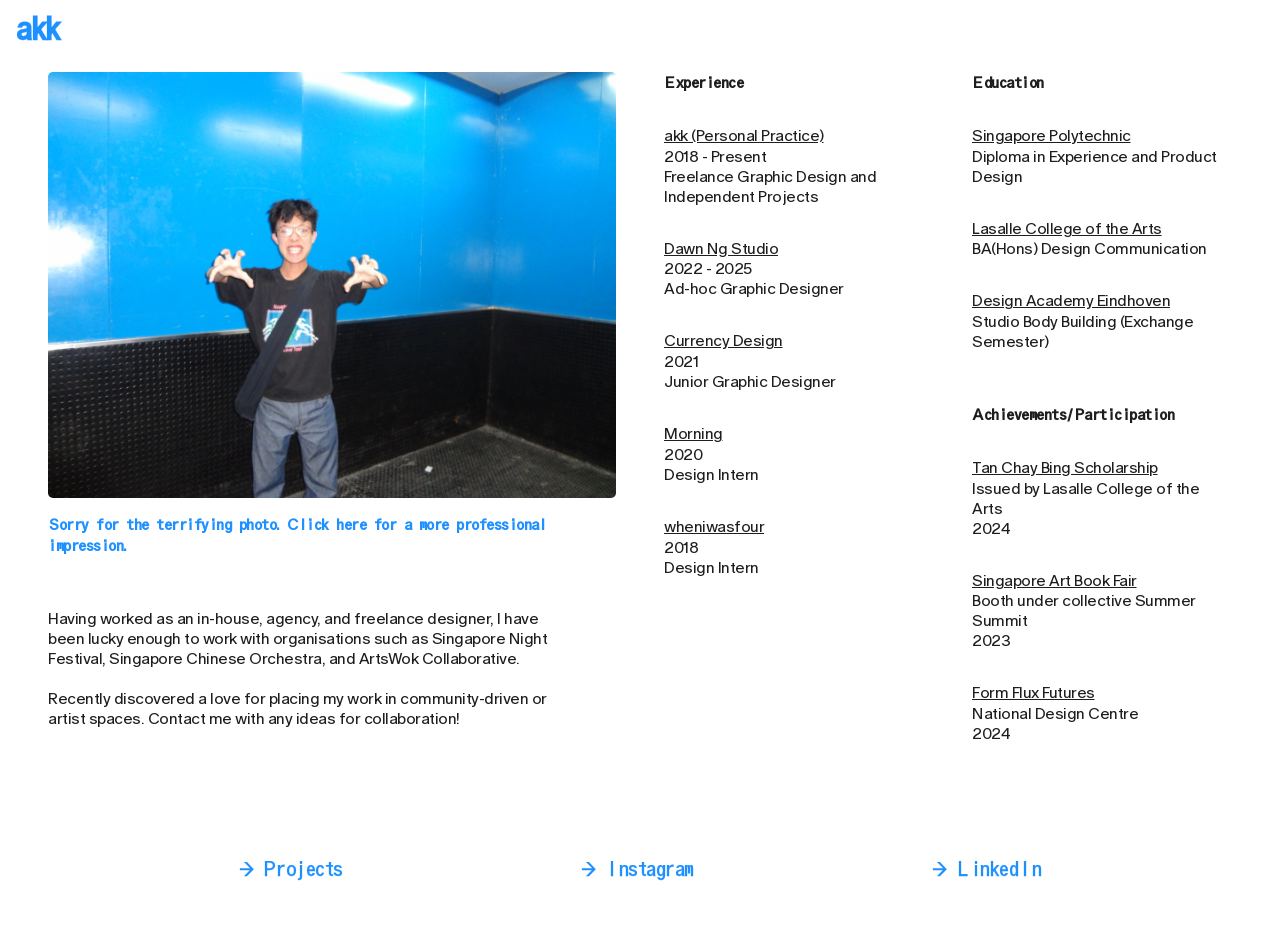
<file: about/index.html>
<!DOCTYPE html>
<html lang="en">

<head>
  <title>akk</title>

  <!-- Meta information, for machines to read, SEO. @see ref-0  -->
  <meta charset="utf-8" />
  <meta name="description" content="" />
  <meta name="Author" content="" />
  <meta name="keywords" content="" />
  <meta name="viewport" content="width=device-width, initial-scale=1, viewport-fit=cover" />
  <link rel="icon" type="image/svg+xml" href="/assets/images/crystalball.png" />

  <!-- Load StyleSheets -->
  <link rel="stylesheet" type="text/css" href="../css/styles.css" />
</head>

<script>
  document.addEventListener('DOMContentLoaded', function () {
    document.getElementById('change-portrait').addEventListener('click', function () {
      document.getElementById('portrait-img').src = '../assets/images/portrait-2.jpg';
    });
  });
</script>

<body>
  <!-- header section, menu and title. @see ref-1 -->
  <header>
    <nav class="main__nav-bar">
      <ul class="main__nav-title">
        <li><a href="/">akk</a></li>
      </ul>
      <ul class="main__nav-list">
        <!-- <li class="main__nav-item"><a href="../projects.html">Projects</a></li> -->
        <!-- <li class="main__nav-item"><a href="/about">Info</a></li> -->
        <li class="main__nav-about">
          <p>

            <a href="https://www.instagram.com/a.ngkukueh/">Instagram</a><br><br>
            <a href="https://www.linkedin.com/in/angkukueh/">LinkedIn</a><br><br>
            akk.world 🌐
          </p>
        </li>
      </ul>
      <!-- <div class="main__nav-ham">
        <span class="main__nav-ham-bar"></span>
        <span class="main__nav-ham-bar"></span>
      </div> -->
    </nav>
  </header>

  <!-- main section, all your content. @see ref-2 -->
  <main class="fade-in">

    <article>
      <section class="padding__x-l margin__auto">
        <!-- <div class="row type__content center__type">
          <section>
            <div class="column">
              <img id="hover-img" src="" alt="" />
            </div>
            <div style="height:100vh;" class="row center__type padding__top-l padding__bottom-xl padding__x-m">
              <h1>His approach to art direction seeks to use
                design
                as
                a tool to find poetry within whatever project he
                lands in, whether its in <a href="../projects/work/bad-artist.html" class="hover-link"
                  data-img="../assets/images/bad-artist/badartist-gif-2.gif" target="_blank">food</a>,
                <a href="../projects/work/horizon.html" class="hover-link"
                  data-img="../assets/images/horizon/horizon-gif-2.gif" target="_blank">print</a> or <a
                  href="../projects/work/tiabc.html" class="hover-link" data-img="../assets/images/tiabc/tiabc-gif.gif"
                  target="_blank">artist projects</a>. In his
                personal practice, he likes
                to find bizarre
                ways to experiment with personal subjects of interest — essentially using design as a tool for
                sense-making
                and mental gymnastics. This has included <a href="../projects/play/man-eat-man-deli.html"
                  class="hover-link" data-img="../assets/images/man-eat-man-deli/deli-gif-2.gif">zine
                  about cannibalism</a>, a illustrative print about rats, and even a<a
                  href="https://magicinthemachine-cpj.netlify.app/" target="_blank" class="hover-link"
                  data-img="../assets/images/magic-in-the-machine/magic-gif.gif"> wizard of technology.
                </a>
              </h1>
            </div>
          </section>
        </div> -->
        <div class="row margin__auto padding__top-m">
          <div class="column">
            <div class="row">
              <img id="portrait-img" style="max-width:575px;" src="../assets/images/portrait.jpg" alt="akk">
            </div>
            <div class="row small-gap padding__top-s width__xs">
              <h3 style="color: var(--color-7); margin-bottom:var(--spacing-s);" id="change-portrait">Sorry for the
                terrifying photo. Click here for a
                more professional impression.</h3>
              <br>
              <p>
                Having worked as an in-house, agency, and freelance designer, I have been lucky enough to work with
                organisations such as Singapore Night Festival, Singapore Chinese Orchestra, and ArtsWok
                Collaborative.<br><br>Recently discovered a love for placing my work in community-driven or artist
                spaces. Contact me with any ideas for collaboration!
              </p>
            </div>
          </div>
          <div class="column">
            <div class="row padding__bottom-l">
              <div class="column">
                <h3>Experience
                </h3>
                <p><u>akk (Personal Practice)</u><br>2018 - Present<br>Freelance Graphic Design and Independent
                  Projects
                </p>
                <p><u>Dawn Ng Studio</u><br>2022 - 2025<br>Ad-hoc Graphic Designer</p>
                <p><u>Currency Design</u><br>2021<br>Junior Graphic Designer</p>
                <p><u>Morning</u><br>2020<br>Design Intern</p>
                <p><u>wheniwasfour</u><br>2018<br>Design Intern</p>
              </div>


              <div class="column">
                <h3>Education
                </h3>
                <p><u>Singapore Polytechnic</u><br>Diploma in Experience and Product Design</p>

                <p><u>Lasalle College of the Arts</u><br>BA(Hons) Design Communication</p>

                <p><u>Design Academy Eindhoven</u><br>Studio Body Building (Exchange Semester)</p>
                <br>
                <h3>Achievements/Participation
                </h3>
                <p>
                  <u>Tan Chay Bing Scholarship</u><br> Issued by Lasalle College of the Arts<br>2024
                </p>

                <p><u>Singapore Art Book Fair</u><br>Booth under collective Summer Summit<br>2023</p>
                <p><u>Form Flux Futures</u><br>National Design Centre<br>2024</p>
              </div>
            </div>
            <!-- <hr>
            <div class="row  padding__top-l">

              <div class="column">
                <p><a href="https://www.instagram.com/a.ngkukueh/" target="_blank">Instagram</a><br>
                  <a href="https://www.linkedin.com/in/angkukueh/" target="_blank">LinkedIn</a><br>
                  <a href="mailto:junliang.ang13@gmail.com">junliang.ang13@gmail.com</a>
                </p>
              </div>
            </div> -->
          </div>
        </div>
      </section>
    </article>
  </main>

  <footer>
    <div class="prev__next">
      <ul>
        <li><a href="../projects.html">→ Projects</a></li>
        <!-- <li> <a href="/about">→ Info</a></li> -->
        <li><a href="https://www.instagram.com/a.ngkukueh/" target="_blank">→ Instagram</a></li>
        <li> <a href="https://www.linkedin.com/in/angkukueh/" target="_blank">→ LinkedIn</a></li>

      </ul>
    </div>
    <!-- <div class="scroll__top"><a href="javascript:scrollToTop();">↑</a></div> -->
  </footer>


  <div id="lightbox"></div>
  <script src="../js/main.js"></script>
</body>

</html>
</file>
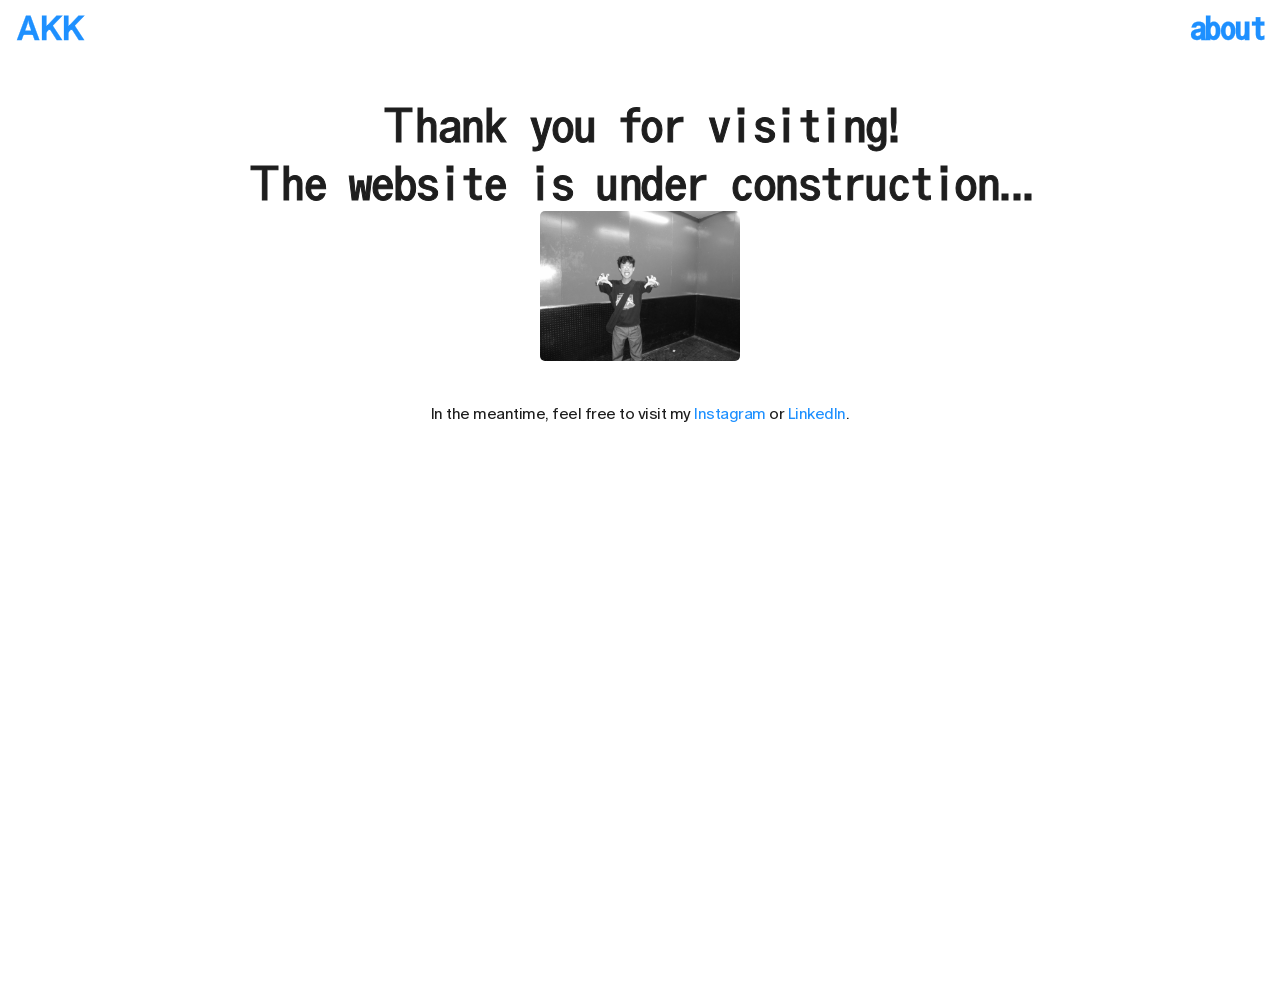
<file: index copy.html>
<!DOCTYPE html>
<html lang="en">

<head>
  <title>akk</title>

  <!-- Meta information, for machines to read, SEO. @see ref-0  -->
  <meta charset="utf-8" />
  <meta name="description" content="" />
  <meta name="Author" content="" />
  <meta name="keywords" content="" />
  <meta name="viewport" content="width=device-width, initial-scale=1, viewport-fit=cover" />
  <link rel="icon" type="image/svg+xml" href="/assets/images/icon.jpg" />

  <!-- Load StyleSheets -->
  <link rel="stylesheet" type="text/css" href="./css/styles.css" />
</head>

<body>
  <!-- header section, menu and title. @see ref-1 -->
  <header>
    <nav class="main__nav-bar">
      <ul class="main__nav-title">
        <li><a href="/">AKK</a></li>
     
      </ul>
      <ul class="main__nav-list">
        <li class="main__nav-item"><a href="/about">about</a></li>
        <li class="main__nav-about">
          <p>
            A design communication graduation project.
          </p>
        </li>
      </ul>
      <div class="main__nav-ham">
        <span class="main__nav-ham-bar"></span>
        <span class="main__nav-ham-bar"></span>
      </div>
    </nav>
  </header>

  <!-- main section, all your content. @see ref-2 -->
  <main>

    <article>

      <section>
        <div style="height:100vh;" class="width__xxl padding__x-xl padding__y-l margin__y-l margin__auto">
          <div class="row center__type type__content">
            <h1>Thank you for visiting!<br>The website is under construction...</h1>
            <img class="img__bw img__thumbnail img__center" src="assets/images/portrait.jpg"><br><br>
            <p>In the meantime, feel free to visit my <a
                href="https://www.instagram.com/a.ngkukueh/?hl=en">Instagram</a> or <a
                href="https://www.linkedin.com/in/angkukueh/">LinkedIn</a>.</p>
          </div>
        </div>
      </section>



    </article>

  </main>

  <!-- <footer>
    <div class="scroll__top"><a href="javascript:scrollToTop();">↑</a></div>
  </footer> -->

  <div id="lightbox"></div>
  <script src="./js/main.js"></script>
</body>

</html>
</file>
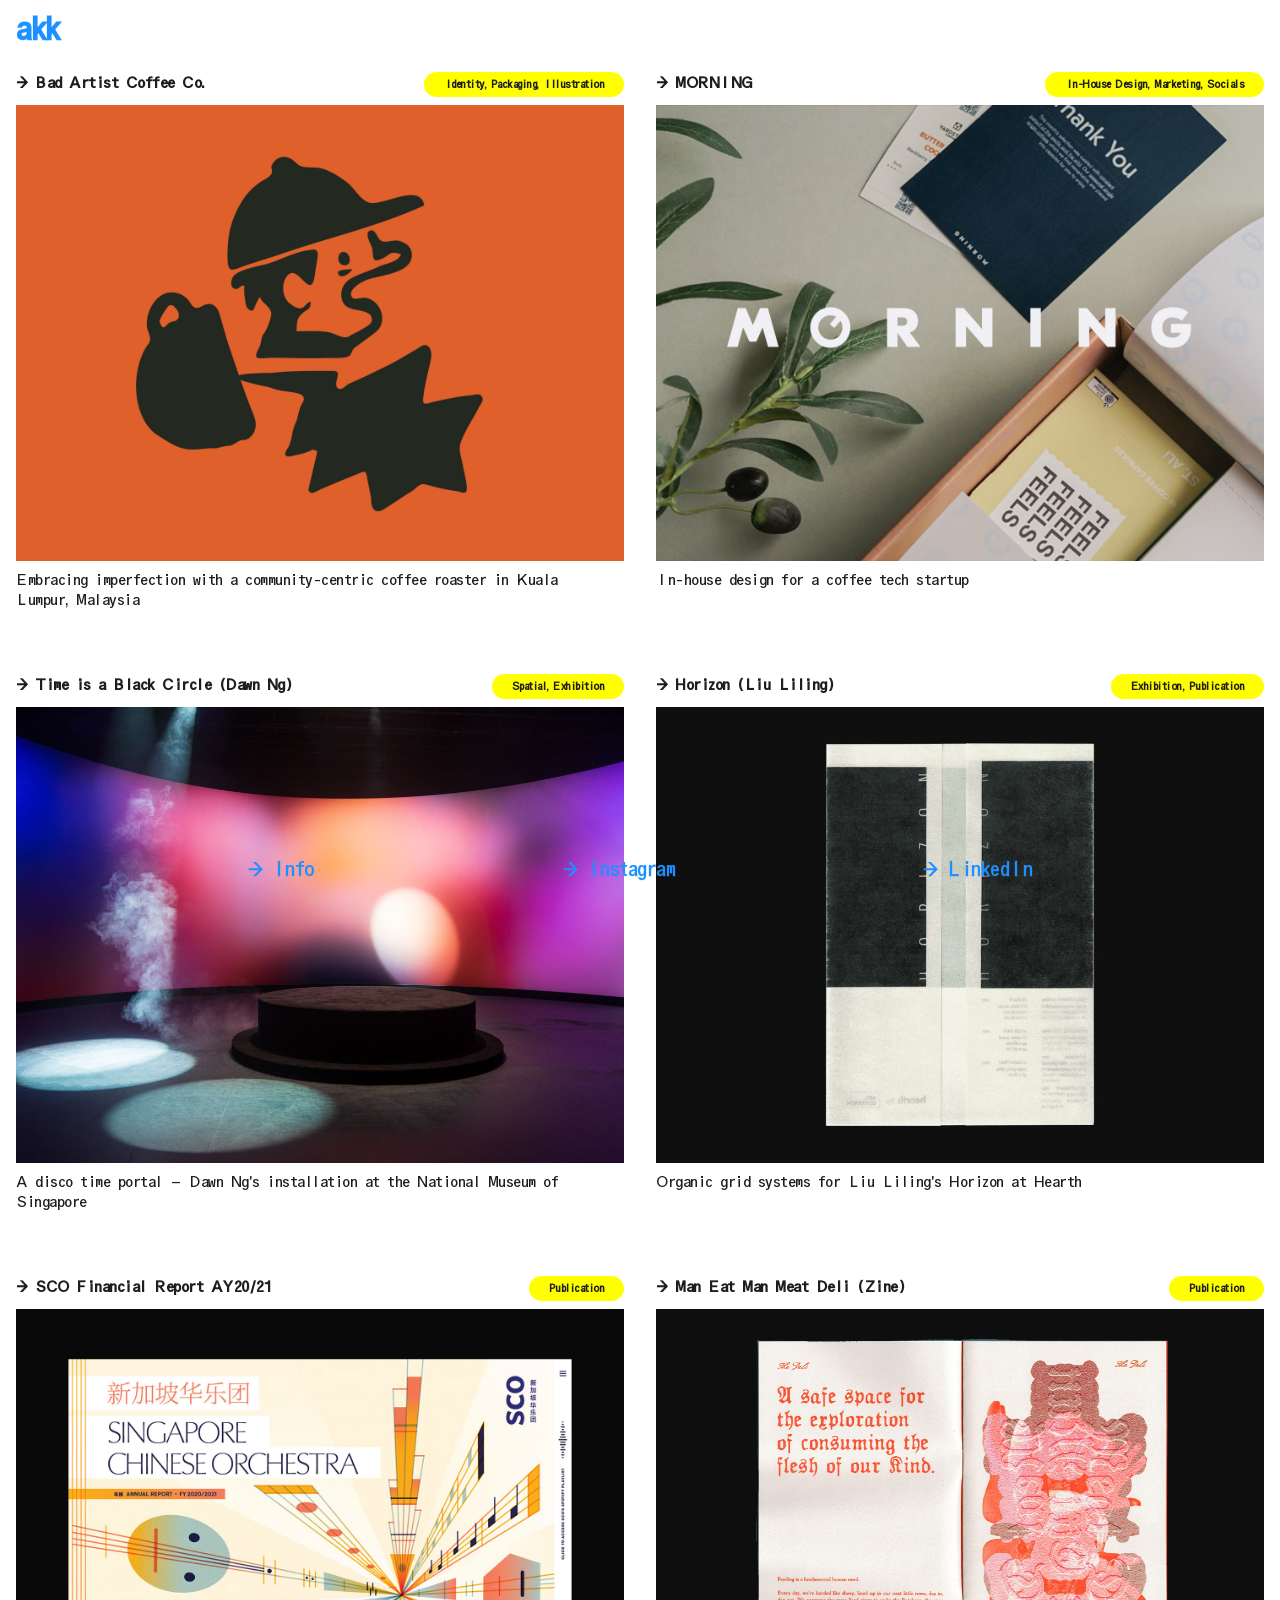
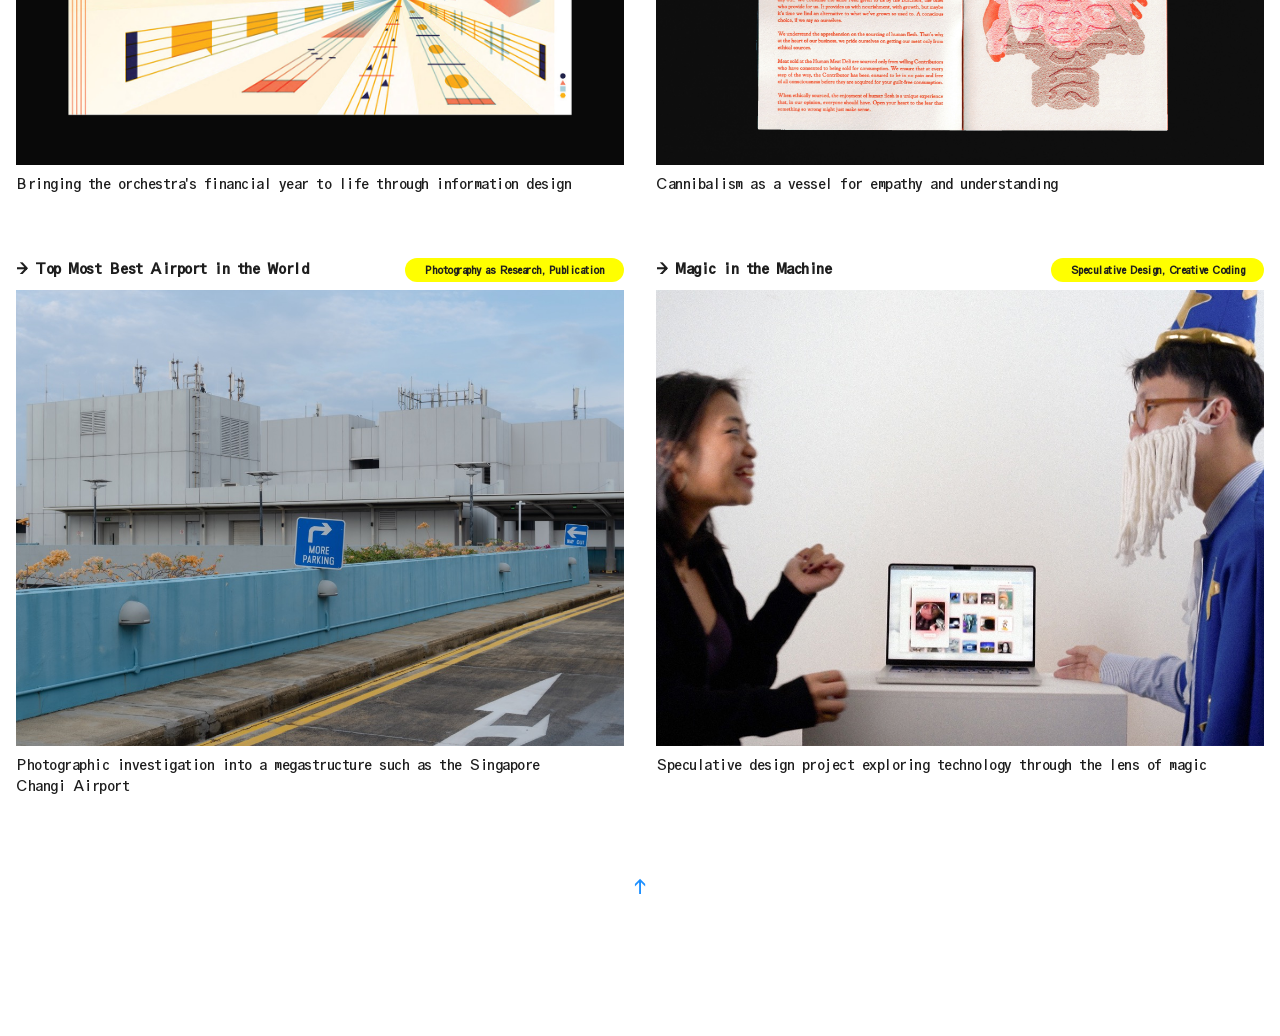
<file: projects.html>
<!DOCTYPE html>
<html lang="en">

<head>
  <title>akk</title>

  <!-- Meta information, for machines to read, SEO. @see ref-0  -->
  <meta charset="utf-8" />
  <meta name="description" content="" />
  <meta name="Author" content="" />
  <meta name="keywords" content="" />
  <meta name="viewport" content="width=device-width, initial-scale=1, viewport-fit=cover" />
  <link rel="icon" type="image/svg+xml" href="/assets/images/icon.jpg" />

  <!-- Load StyleSheets -->
  <link rel="stylesheet" type="text/css" href="./css/styles.css" />
</head>

<body>
  <!-- header section, menu and title. @see ref-1 -->
  <header>
    <nav class="main__nav-bar">
      <ul class="main__nav-title">
        <!-- <li><a href="/">AKK</a> or Jun Liang, is a Singaporean designer who will design for you. He embraces the duality of finding soft poetry through visual expressions, and leaning into complete non-conformity or absurdity through storytelling.</li> -->
        <li><a href="/">akk</a></li>

      </ul>
     
      <div class="main__nav-ham">
        <!-- <span class="main__nav-ham-bar"></span> -->
        <!-- <span class="main__nav-ham-bar"></span> -->
      </div>
    </nav>
  </header>

  <!-- main section, all your content. @see ref-2 -->
  <main class="fade-in">
    <article>
      
      <section>
        <div class="project-grid"></div>
      </section>
    </article>

  </main>

  <footer>
     <div class="prev__next">
      <ul>
        <!-- <li><a href="../index.html">→ Projects</a></li> -->
        <li> <a href="/about">→ Info</a></li>
       <li><a href="https://www.instagram.com/a.ngkukueh/" target="_blank">→ Instagram</a></li>
        <li> <a href="https://www.linkedin.com/in/angkukueh/" target="_blank">→ LinkedIn</a></li>

      </ul>
    </div>
    <div class="scroll__top"><a href="javascript:scrollToTop();">↑</a></div>
  </footer>

  <div id="lightbox"></div>
  <script src="/js/projects.js"></script>
  <script src="/js/main.js"></script>
</body>

</html>
</file>
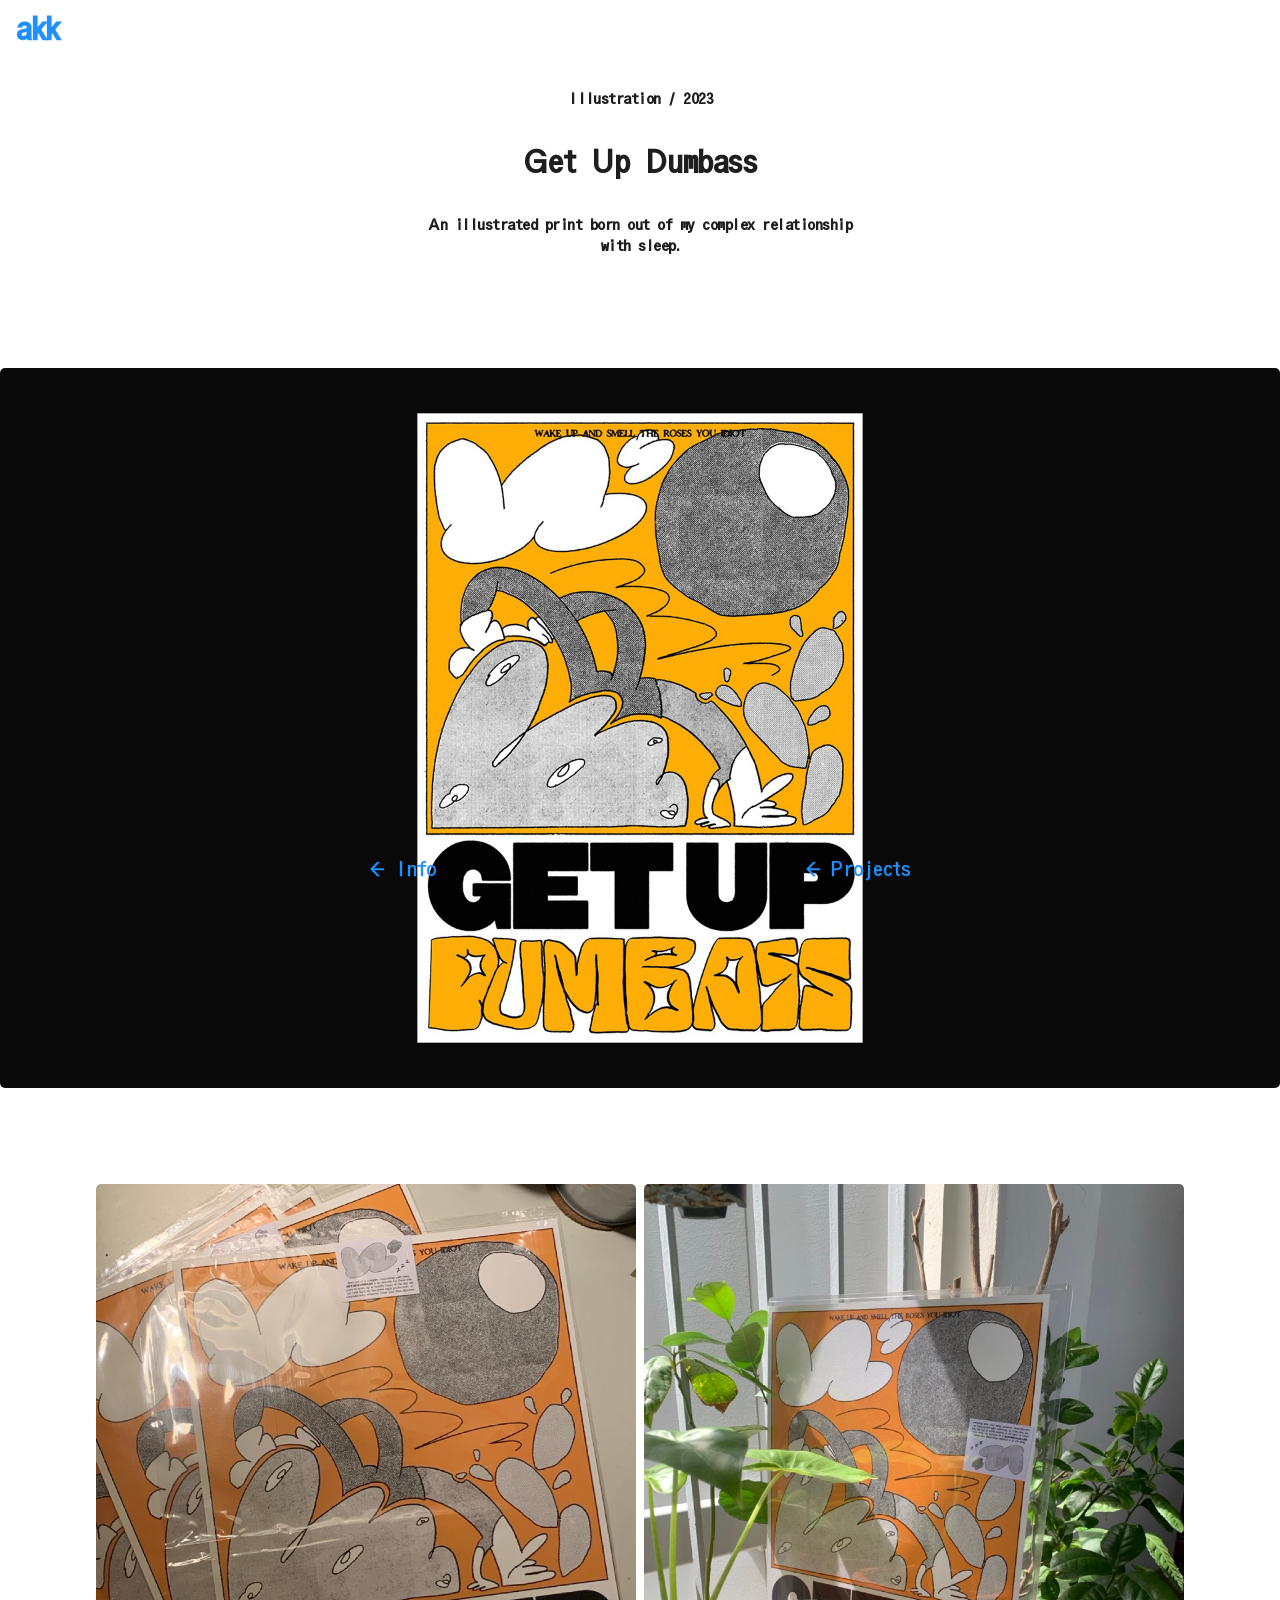
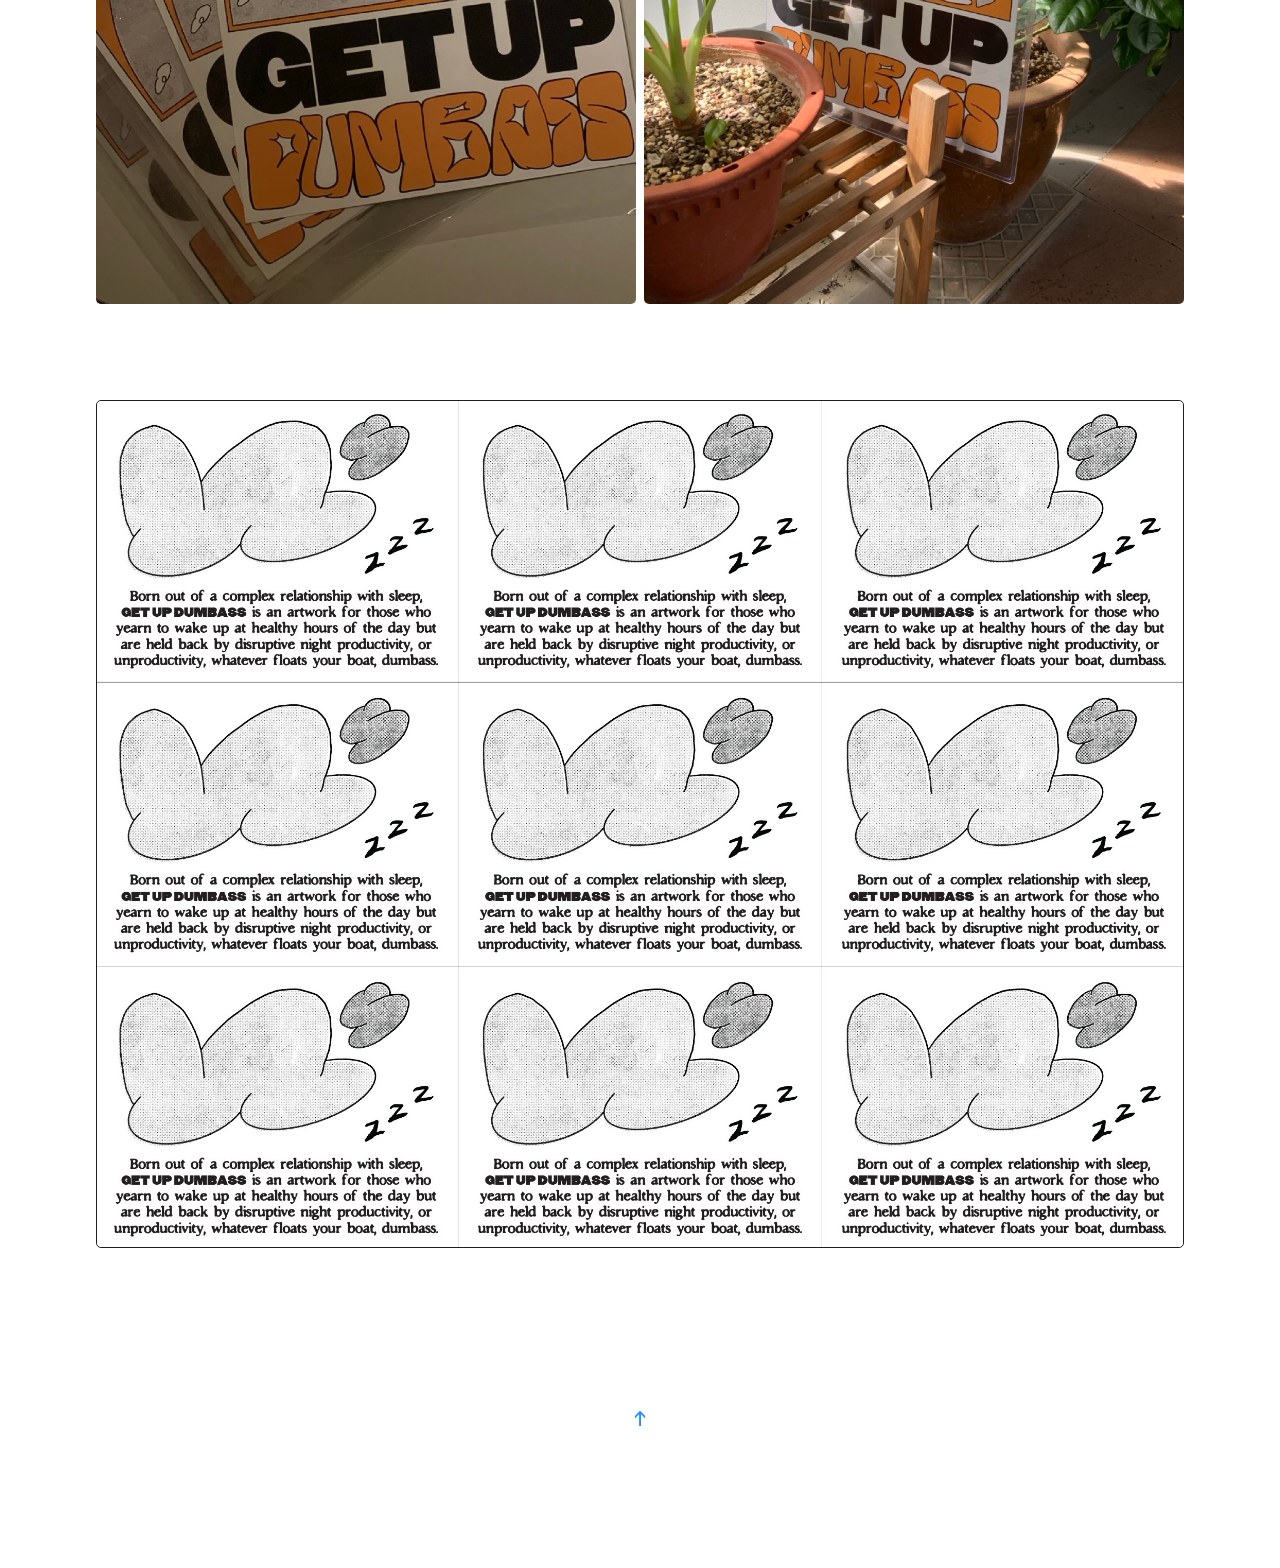
<file: projects/play/get-up-dumbass.html>
<!DOCTYPE html>
<html lang="en">

<head>
  <title>akk - get up dumbass</title>

  <!-- Meta information, for machines to read, SEO -->
  <meta charset="utf-8" />
  <meta name="description" content="" />
  <meta name="Author" content="" />
  <meta name="keywords" content="" />
  <meta name="viewport" content="width=device-width, initial-scale=1, viewport-fit=cover" />
  <link rel="icon" type="image/svg+xml" href="/assets/images/icon.jpg" />

  <!-- Load StyleSheets -->
  <link rel="stylesheet" type="text/css" href="/css/styles.css" />
</head>

<body>
  <!-- header and footer section, the menu. -->
  <header>
    <nav class="main__nav-bar">
      <ul class="main__nav-title">
        <!-- <li><a href="/">AKK</a> or Jun Liang, is a Singaporean designer who will design for you. He embraces the duality of finding soft poetry through visual expressions, and leaning into complete non-conformity or absurdity through storytelling.</li> -->
        <li><a href="/">akk</a></li>

      </ul>
      <ul class="main__nav-list">
        <!-- <li class="main__nav-item"><a href="/projects/index.html">Projects</a></li> -->
        <!-- <li class="main__nav-item"><a href="/catalogue">catalogue</a></li>
        <li class="main__nav-item"><a href="/repository">repository</a></li> -->
        <!-- <li class="main__nav-item"><a href="/about">Info</a></li> -->
        <li class="main__nav-about">
          <p>
            akk
          </p>
        </li>
      </ul>
    
    </nav>
  </header>

  <!-- main section, all your content goes here. -->
  <main class="fade-in">

    <article>

      <section>
        <div class="width__xs margin__auto padding__top-l">
          <div class="row type__content center__type">
            <div class="column">
              <h3>Illustration / 2023</h3>
              <h2>Get Up Dumbass</h2>
              <h3>
               An illustrated print born out of my complex relationship with sleep.
              </h3>
            </div>
          </div>
        </div>
      </section>

       <section>
        <div class="width__xl margin__auto padding__top-m">
          <div class="row">
            <div class="column">
                 <img src="/assets/images/get-up-dumbass/dumbass-1.jpg"
 class="img__cover-75 zoom" />
            </div>
          </div>
        </div>
      </section>
      

      <section>
        <div class="width__l margin__auto padding__top-xl padding__bottom-l">
          <div class="row type__content small-gap">
          
            <div class="column">
              <img src="/assets/images/get-up-dumbass/dumbass-3.jpeg" class="img__cover-75 zoom" />
            </div>
            <div class="column">
              <img src="/assets/images/get-up-dumbass/dumbass-4.jpeg" class="img__cover-75 zoom" />
            </div>
          </div>
        </div>

      </section>
       <section>
        <div class="width__l margin__auto  padding__bottom-xl">
          <div class="row type__content img__stroke">
            <div class="column">
                 <img src="/assets/images/get-up-dumbass/dumbass-2.jpg"
 class="img__cover-75 zoom" />
            </div>
          </div>
        </div>
      </section>

     




    </article>
  </main>

  <!-- footer, page ends here.-->
  <footer>
   <div class="prev__next">
      <ul>
         <li> <a href="/about">← Info</a></li>
        <li><a href="../../projects.html">← Projects</a></li>
      </ul>
    </div>
    <div class="scroll__top"><a href="javascript:scrollToTop();">↑</a></div>
  </footer>

  <div id="lightbox"></div>
  <script src="../../js/main.js"></script>
</body>

</html>
</file>
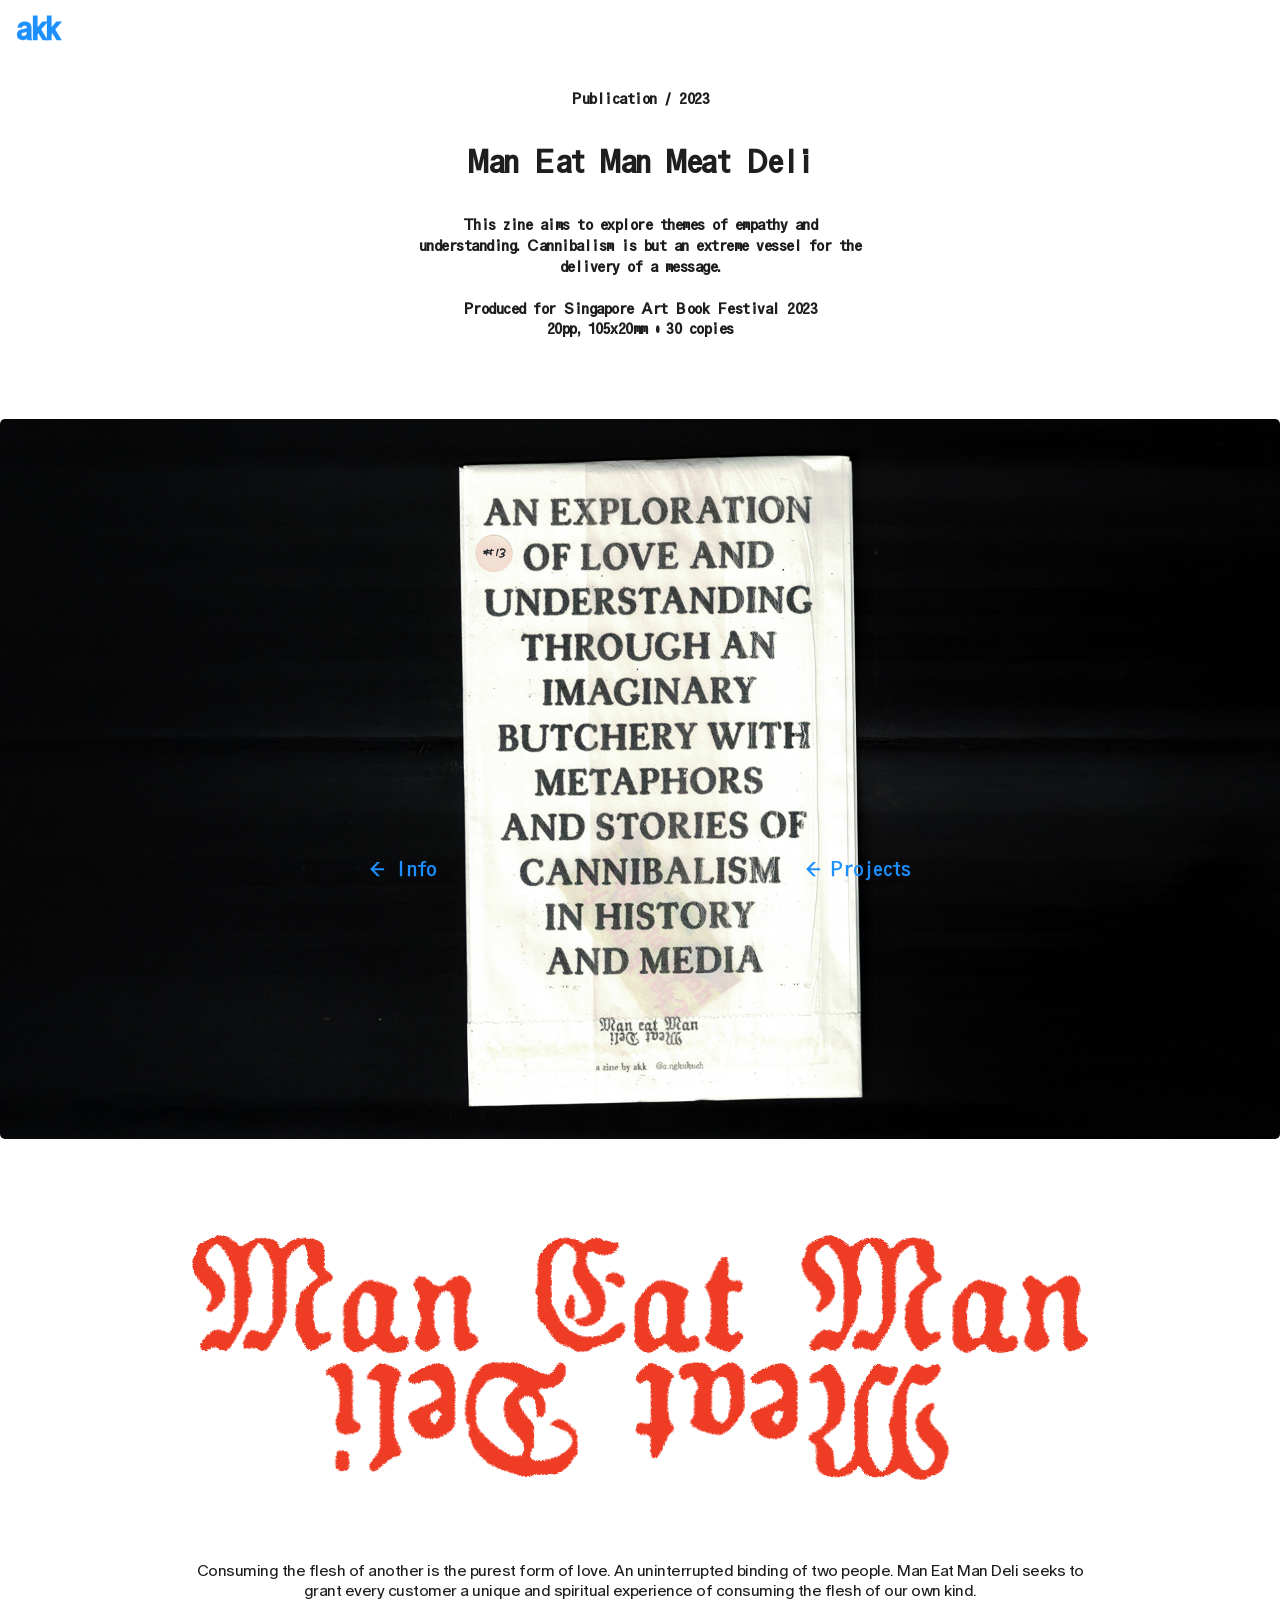
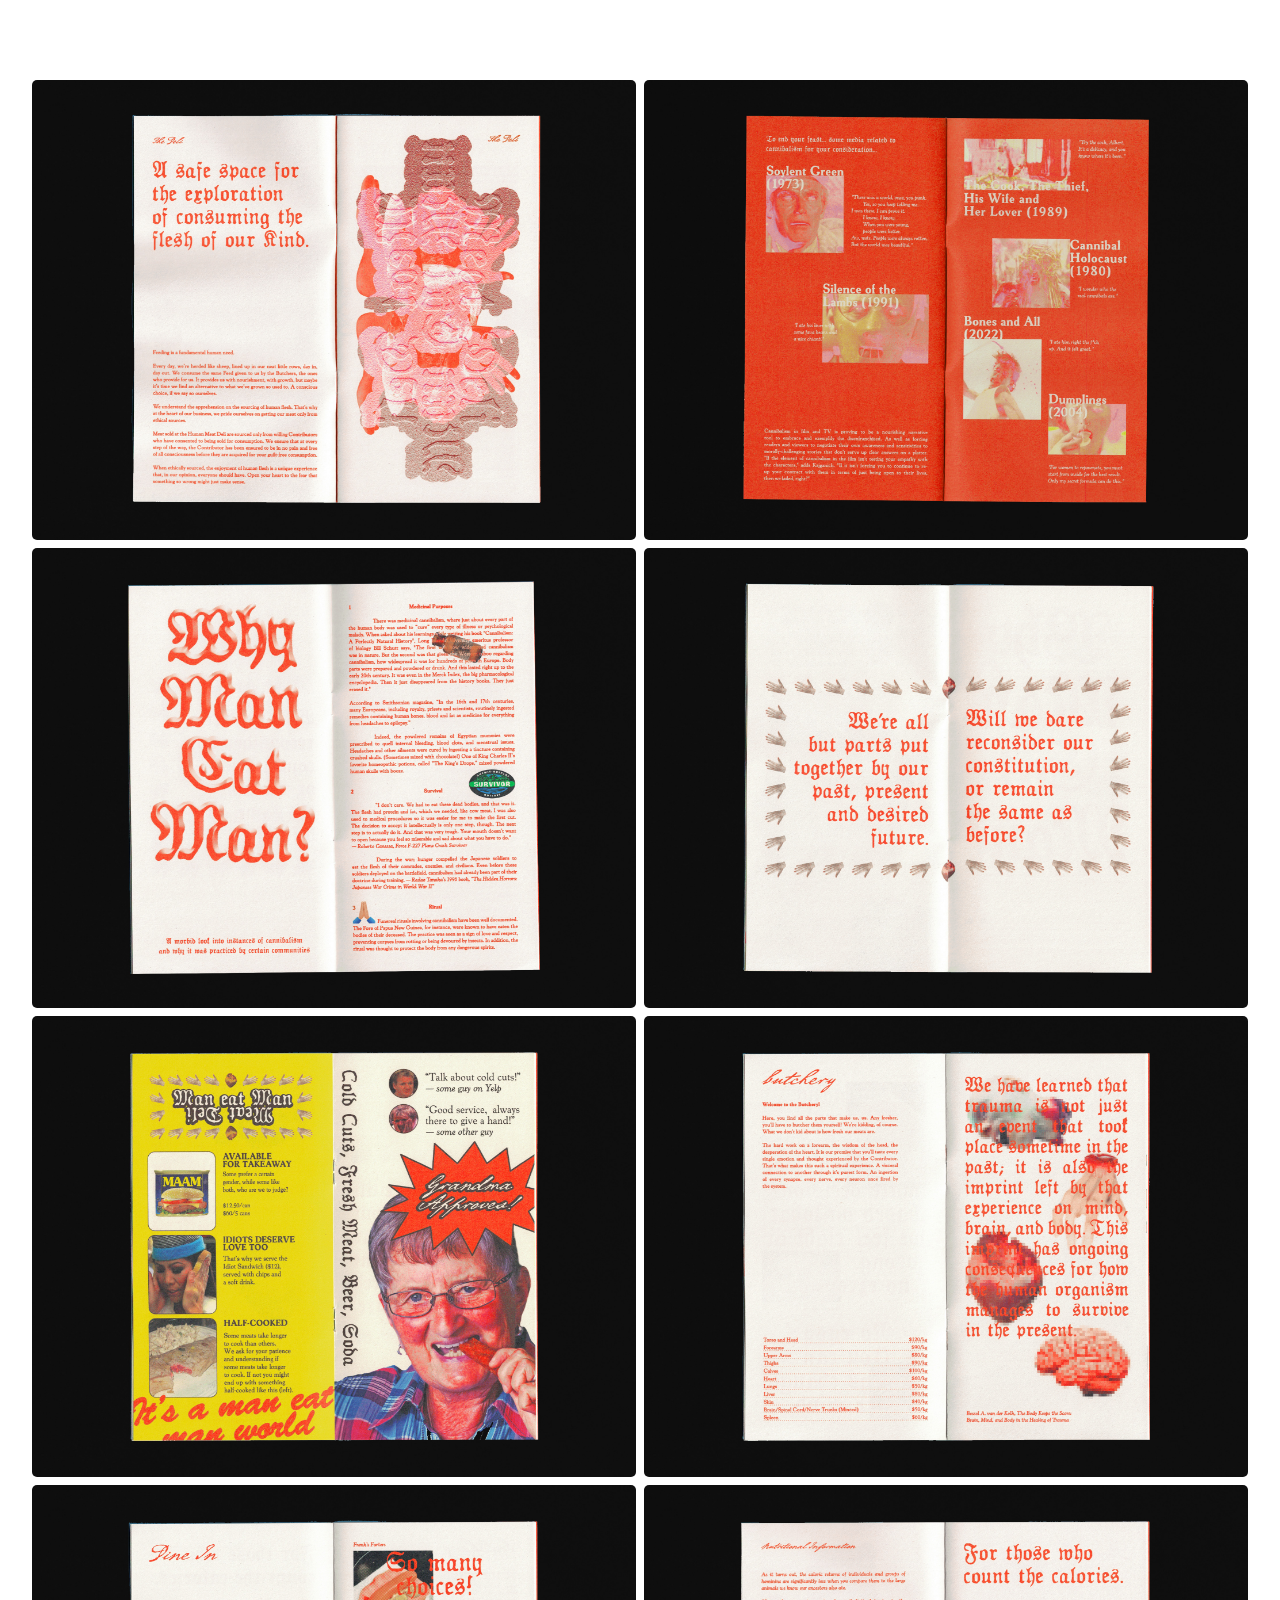
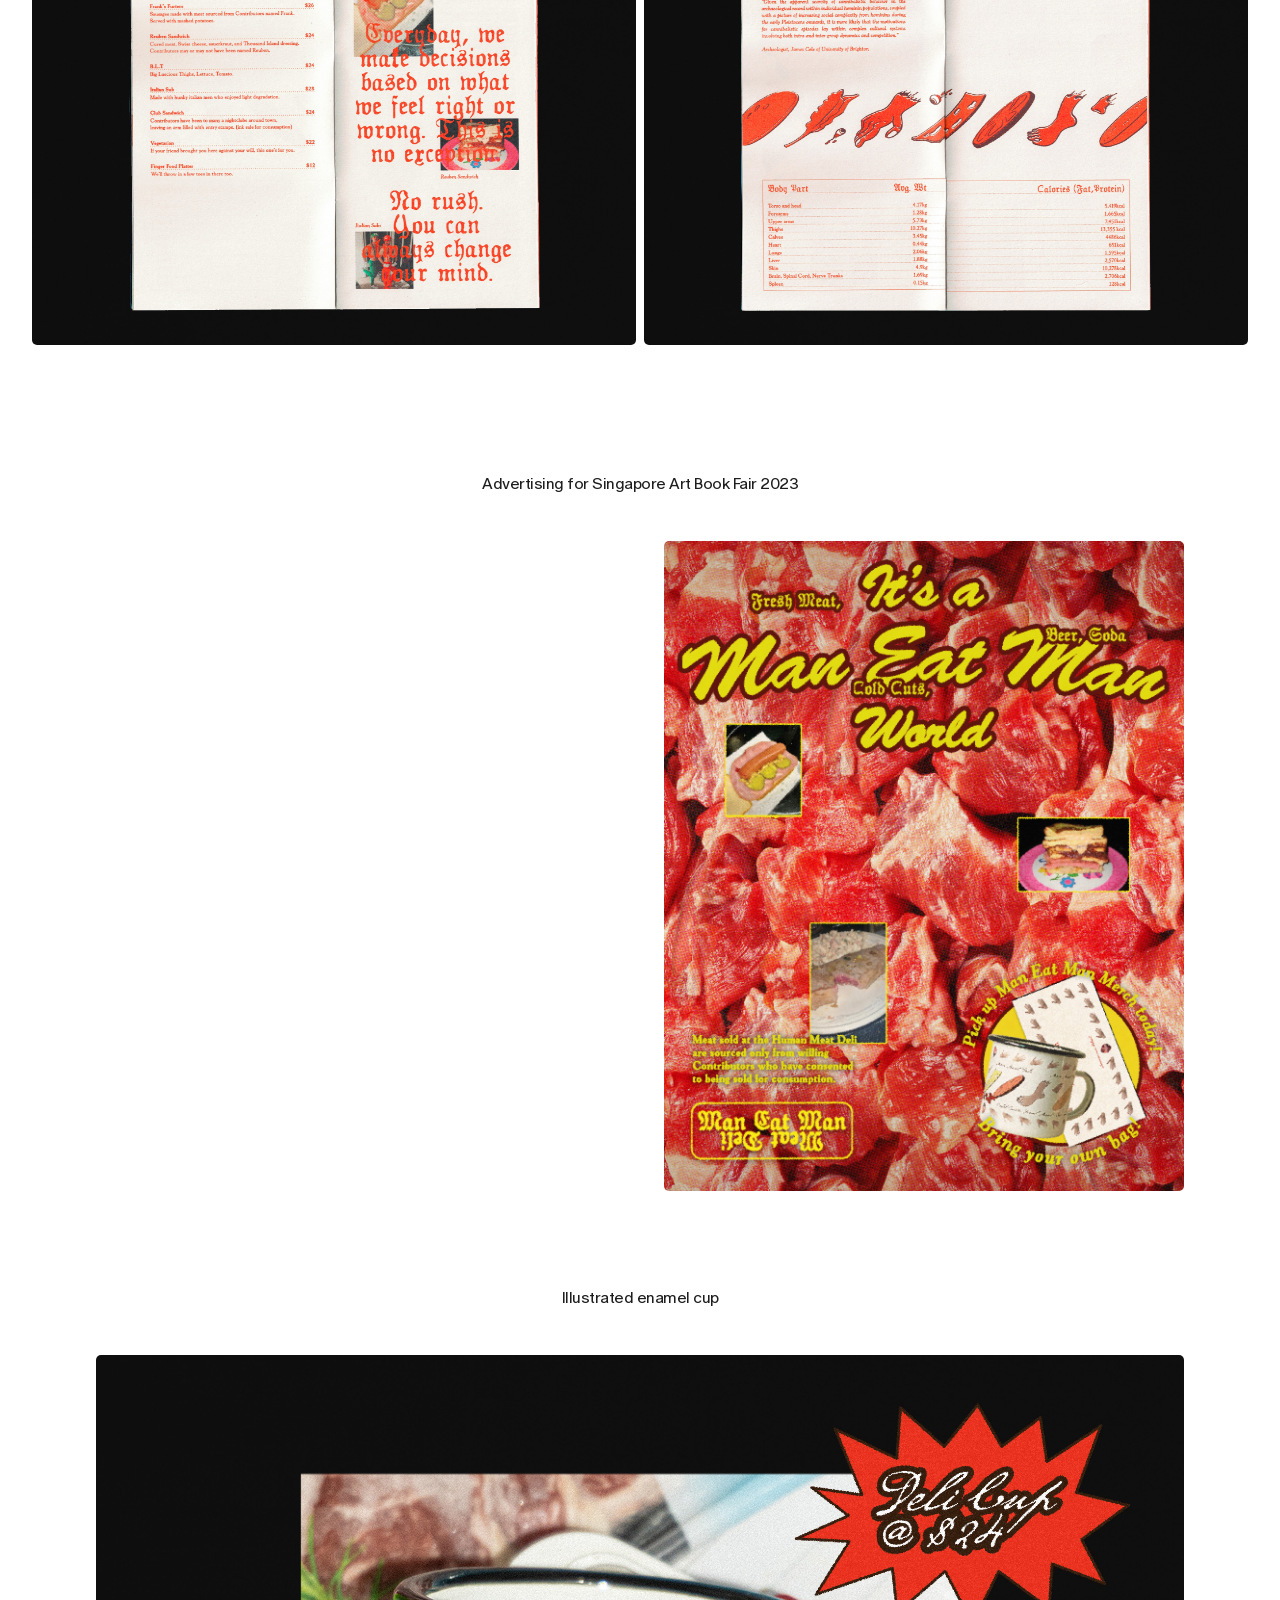
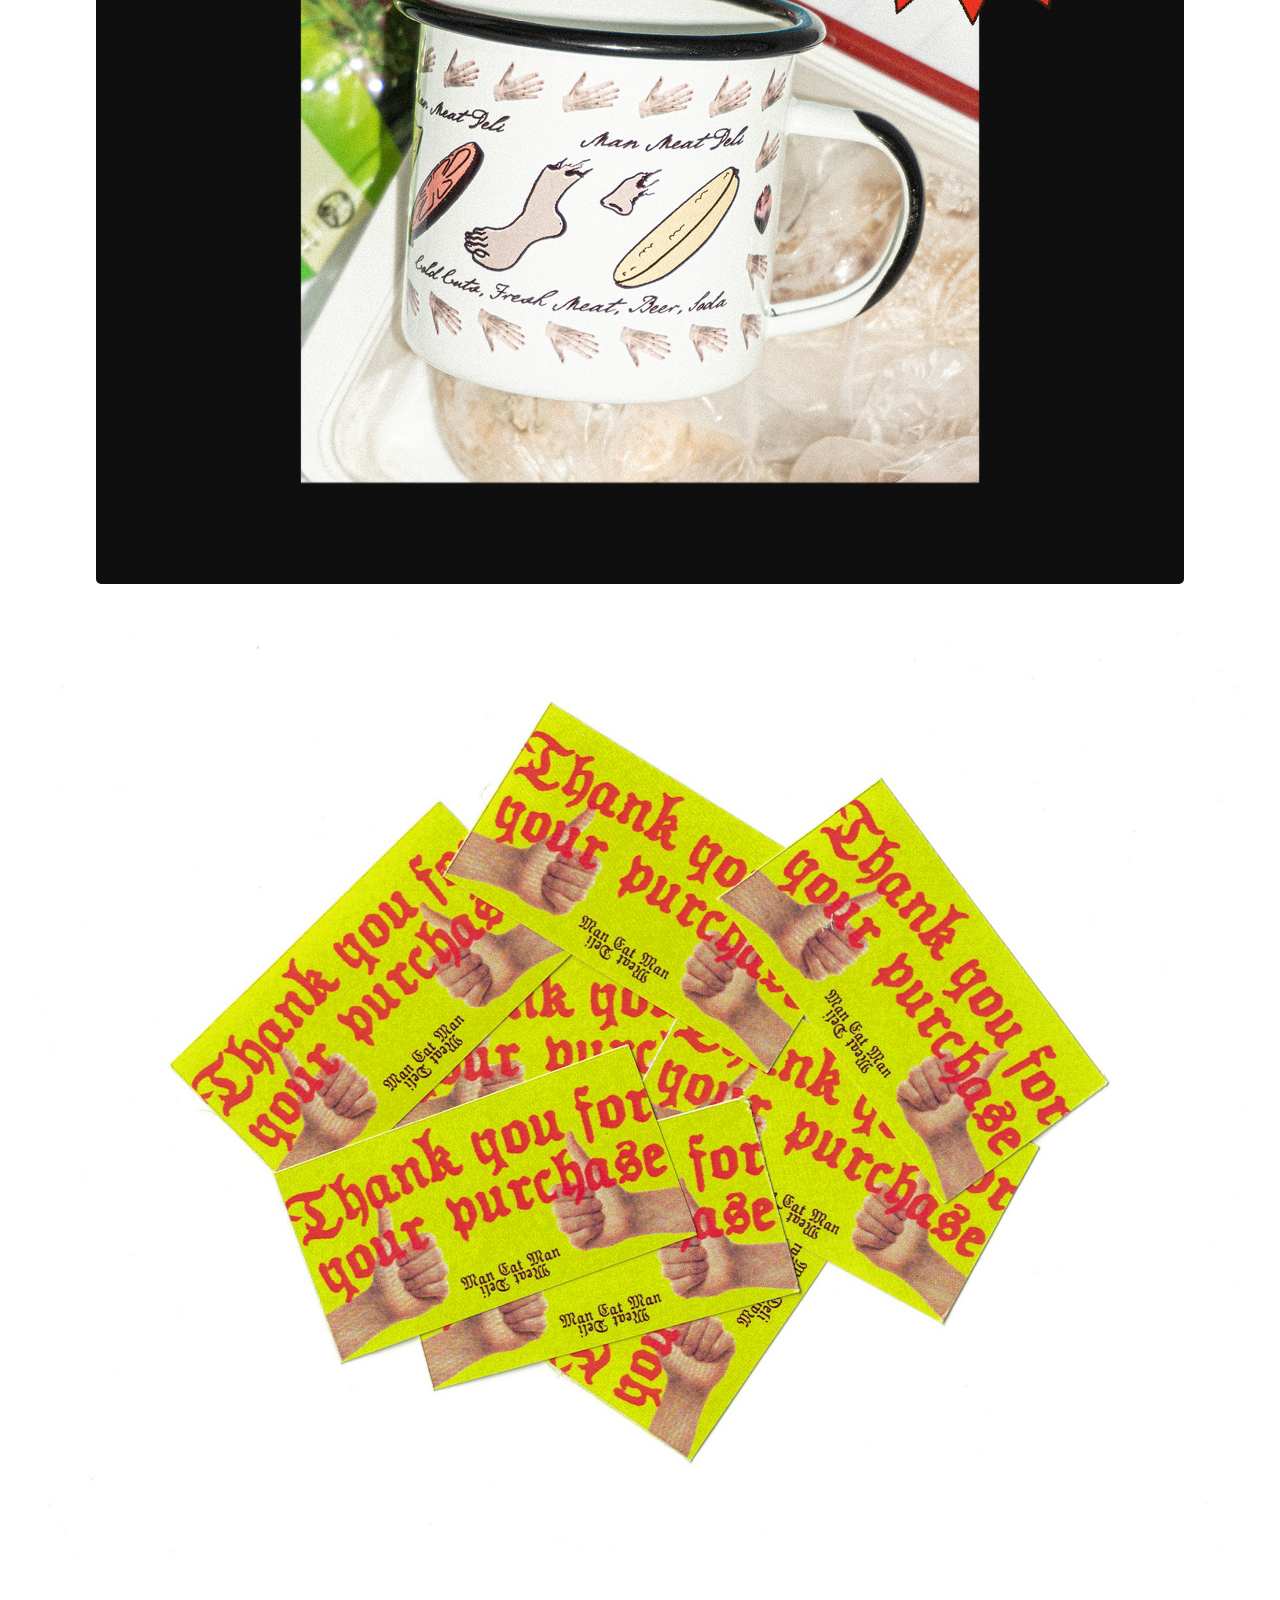
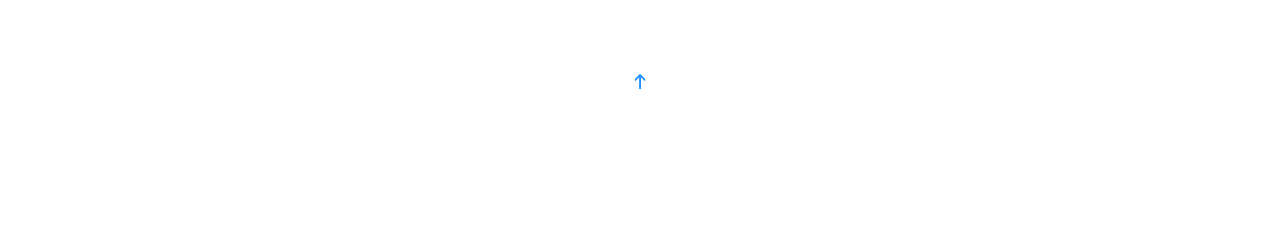
<file: projects/play/man-eat-man-deli.html>
<!DOCTYPE html>
<html lang="en">

<head>
  <title>akk - man eat man</title>

  <!-- Meta information, for machines to read, SEO -->
  <meta charset="utf-8" />
  <meta name="description" content="" />
  <meta name="Author" content="" />
  <meta name="keywords" content="" />
  <meta name="viewport" content="width=device-width, initial-scale=1, viewport-fit=cover" />
  <link rel="icon" type="image/svg+xml" href="/assets/images/icon.jpg" />

  <!-- Load StyleSheets -->
  <link rel="stylesheet" type="text/css" href="/css/styles.css" />
</head>

<body>

  <!-- header and footer section, the menu. -->
  <header>
    <nav class="main__nav-bar">
      <ul class="main__nav-title">
        <li><a href="/">akk</a></li>
      </ul>

       <ul class="main__nav-title-invert">
          <li>Man Eat Man Meat Deli / Publication</li>
      </ul>

      <ul class="main__nav-list">
        <!-- <li class="main__nav-item"><a href="/projects/index.html">Projects</a></li> -->
        <!-- <li class="main__nav-item"><a href="/catalogue">catalogue</a></li>
        <li class="main__nav-item"><a href="/repository">repository</a></li> -->
        <!-- <li class="main__nav-item"><a href="/about">Info</a></li> -->
        <li class="main__nav-about">
          <p>
            akk
          </p>
        </li>
      </ul>
     
    </nav>
  </header>

  <!-- main section, all your content goes here. -->
  <main class="fade-in">

    <article>

      <!-- <section>
        <div class="width__l margin__auto padding__top-l">
          <div class="row type__content">
            <div class="column margin__right-l">
              <h1>Man Eat Man Meat Deli</h1>

              <h3>
                This zine aims to explore themes of empathy and understanding.
                Cannibalism is but an extreme vessel for the delivery of a message. <br><br>Produced for Singapore Art
                Book Festival 2023<br>
                20pp, 105x20mm • 30 copies

              </h3>
            </div>
            <div class="column__double">
              <div class="video">
                <video class="lazy img__cover-50" autoplay muted playsinline loop preload="none" width="100%" poster="">
                  <source data-src="/assets/images/man-eat-man-deli/deli-book.mp4" type="video/mp4" />
                </video>
              </div>
            </div>
          </div>
        </div>
      </section> -->


      <section>
        <div class="width__xs margin__auto padding__top-l">
          <div class="row type__content center__type">
            <h3>Publication / 2023</h3>
            <h2>Man Eat Man Meat Deli</h2>

            <h3>
              This zine aims to explore themes of empathy and understanding.
              Cannibalism is but an extreme vessel for the delivery of a message. <br><br>Produced for Singapore Art
              Book Festival 2023<br>
              20pp, 105x20mm • 30 copies

            </h3>
          </div>
        </div>
      </section>

      <!-- <section>
        <div class="width__s margin__auto padding__top-l">
          <div class="row type__content center__type">
            <p class="keyword">Writing, Publication Design</p>
            <h1>Man Eat Man Meat Deli</h1>

            <h2>This zine aims to explore themes of empathy and understanding.
              Cannibalism is but an extreme vessel for the delivery of a message.
            </h2>
          </div>
        </div>
      </section> -->

      <section>
        <!-- <div class="width__xl margin__auto padding__top-m">
          <div class="video">
            <video class="lazy img__cover-50" autoplay muted playsinline loop preload="none" width="100%" poster="">
              <source data-src="/assets/images/man-eat-man-deli/deli-book.mp4" type="video/mp4" />
            </video>
          </div>
        </div> -->
        <div class="width__xl margin__auto padding__top-m">
          <div class="row">
            <img src="/assets/images/man-eat-man-deli/deli-covergif-2.jpg">
          </div>
        </div>
      </section>

      <section>
        <div class="width__m margin__auto padding__top-xl">
          <div class="row type__content">
            <img src="/assets/images/man-eat-man-deli/Logo.png" class="img__cover-75 zoom" />
          </div>
        </div>
      </section>

      <section>
        <div class="width__m margin__auto">
          <div class="row type__content center__type padding__top-m">
            <p>Consuming the flesh of another is the purest form of love. An uninterrupted binding of two people.
              Man Eat Man Deli seeks to grant every customer a unique and spiritual experience of consuming the flesh of
              our own kind.</p>
          </div>
        </div>
      </section>

      <section>
        <div class="width__xl margin__auto padding__m">
          <div style="margin-bottom: var(--spacing-xs);" class="row small-gap">
            <div class="column">
              <img src="/assets/images/man-eat-man-deli/deli-book-1.jpg" class="img__cover-75 zoom" />
            </div>
            <div class="column">
              <img src="/assets/images/man-eat-man-deli/deli-book-2.jpg" class="img__cover-75 zoom" />
            </div>
          </div>
          <div style="margin-bottom: var(--spacing-xs);" class="row small-gap">
            <div class="column">
              <img src="/assets/images/man-eat-man-deli/deli-book-3.jpg" class="img__cover-75 zoom" />
            </div>
            <div class="column">
              <img src="/assets/images/man-eat-man-deli/deli-book-4.jpg" class="img__cover-75 zoom" />
            </div>
          </div>
          <div style="margin-bottom: var(--spacing-xs);" class="row small-gap">

            <div class="column">
              <img src="/assets/images/man-eat-man-deli/deli-book-5.jpg" class="img__cover-75 zoom" />
            </div>
            <div class="column">
              <img src="/assets/images/man-eat-man-deli/deli-book-6.jpg" class="img__cover-75 zoom" />
            </div>
          </div>
          <div class="row small-gap">
            <div class="column">
              <img src="/assets/images/man-eat-man-deli/deli-book-7.jpg" class="img__cover-75 zoom" />
            </div>
            <div class="column">
              <img src="/assets/images/man-eat-man-deli/deli-book-8.jpg" class="img__cover-75 zoom" />
            </div>
          </div>
        </div>
      </section>

      <section>
        <div class="width__s margin__auto padding__top-xl">
          <div class="row center__type ">
            <p>Advertising for Singapore Art Book Fair 2023</p>
          </div>
        </div>
      </section>

      <section>
        <div class="width__l margin__auto padding__top-l">
          <div class="row type__content">
            <div class="column">
              <div class="video">
                <video class="lazy img__cover-100" autoplay muted playsinline loop preload="none" width="100%"
                  poster="">
                  <source data-src="/assets/images/man-eat-man-deli/deli-ad-2.mp4" type="video/mp4" />
                </video>
              </div>
            </div>
            <div class="column">
              <img src="/assets/images/man-eat-man-deli/deli-ad.jpg" class="img__cover-75">
            </div>
          </div>
          <div class="row center__type padding__y-l">
            <p>Illustrated enamel cup</p>
          </div>
          <div class="row type__content">
            <img src="/assets/images/man-eat-man-deli/deli-cup.jpg" class="img__cover-75">
          </div>
        </div>
      </section>

      <section>
        <div class="width__xl margin__auto padding__bottom-l">
          <div class="row type__content">

            <img src="/assets/images/man-eat-man-deli/deli-stickers.jpg" class="img__cover-75">
          </div>

        </div>
      </section>




    </article>
  </main>

  <!-- footer, page ends here.-->
  <footer>
    <div class="prev__next">
      <ul>
         <li> <a href="/about">← Info</a></li>
        <li><a href="../../projects.html">← Projects</a></li>
      </ul>
    </div>
    <div class="scroll__top"><a href="javascript:scrollToTop();">↑</a></div>
  </footer>

  <div id="lightbox"></div>
  <script src="../../js/main.js"></script>
</body>

</html>
</file>
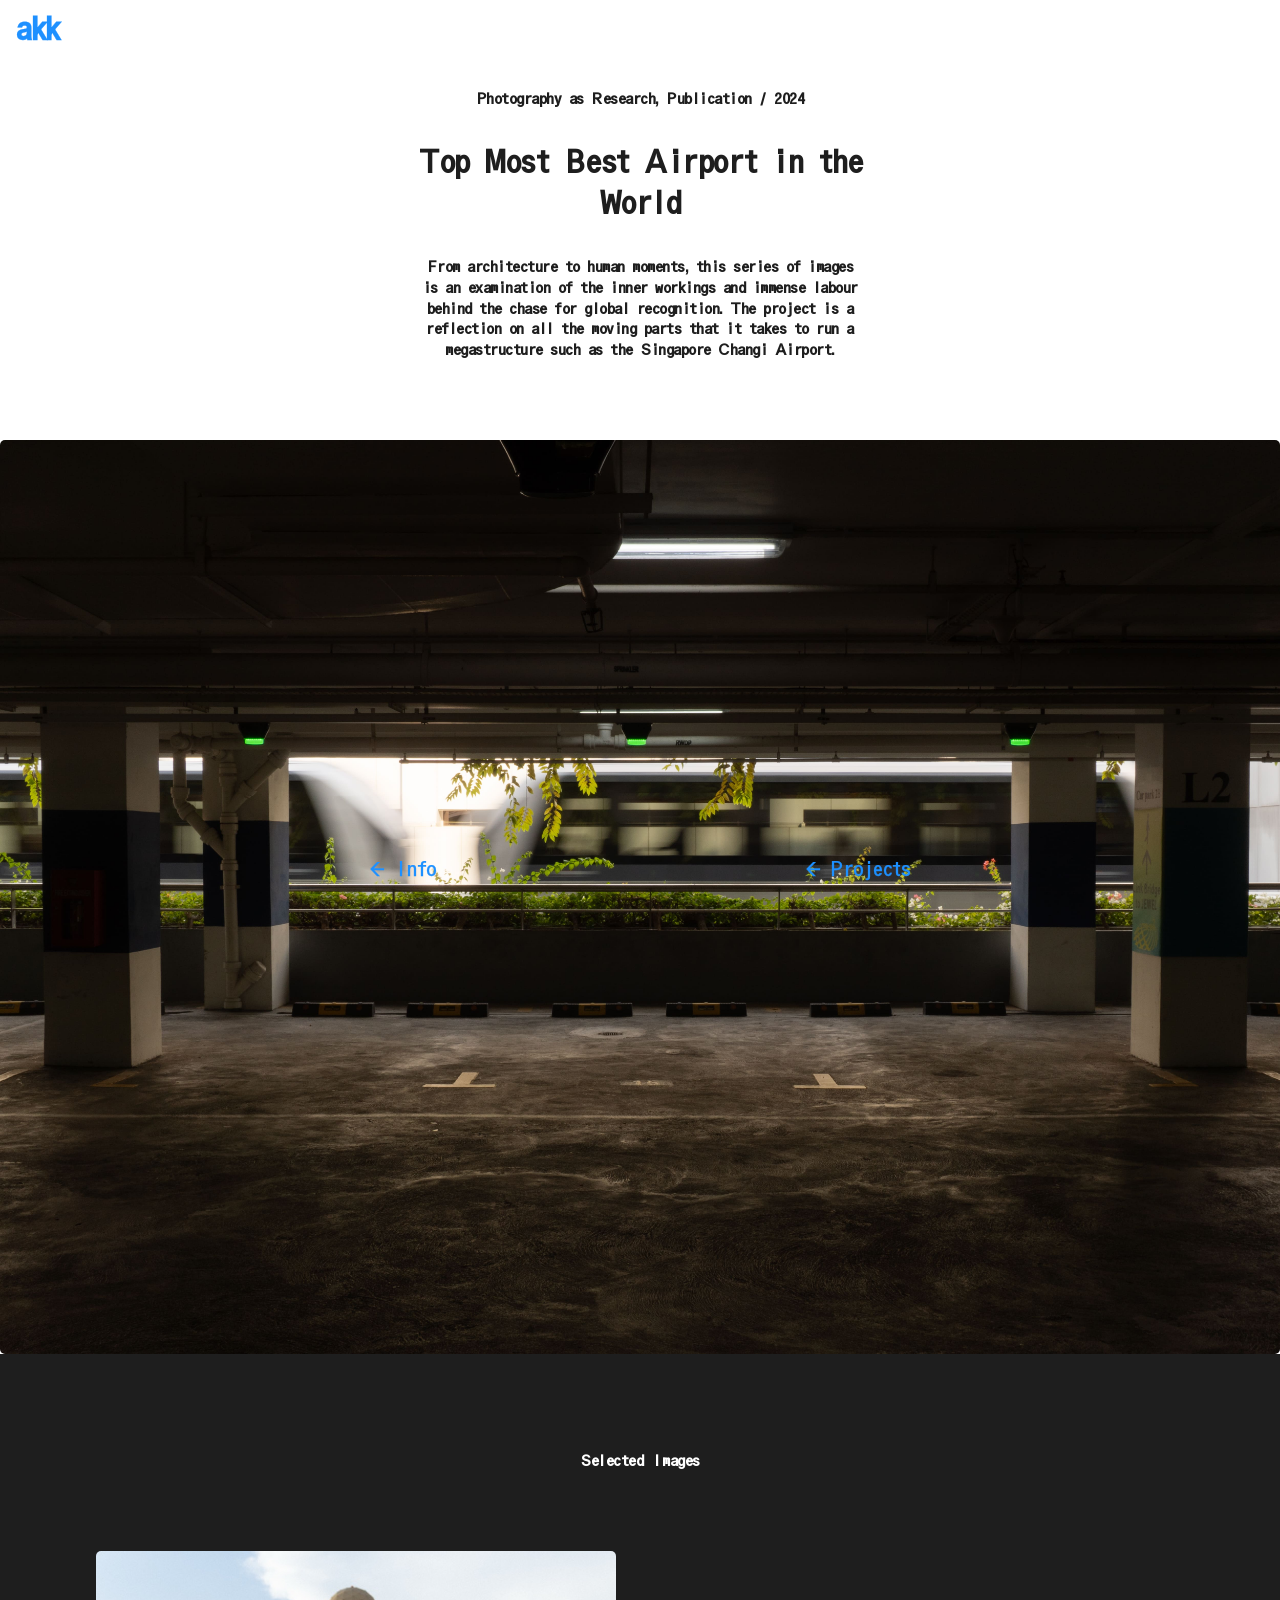
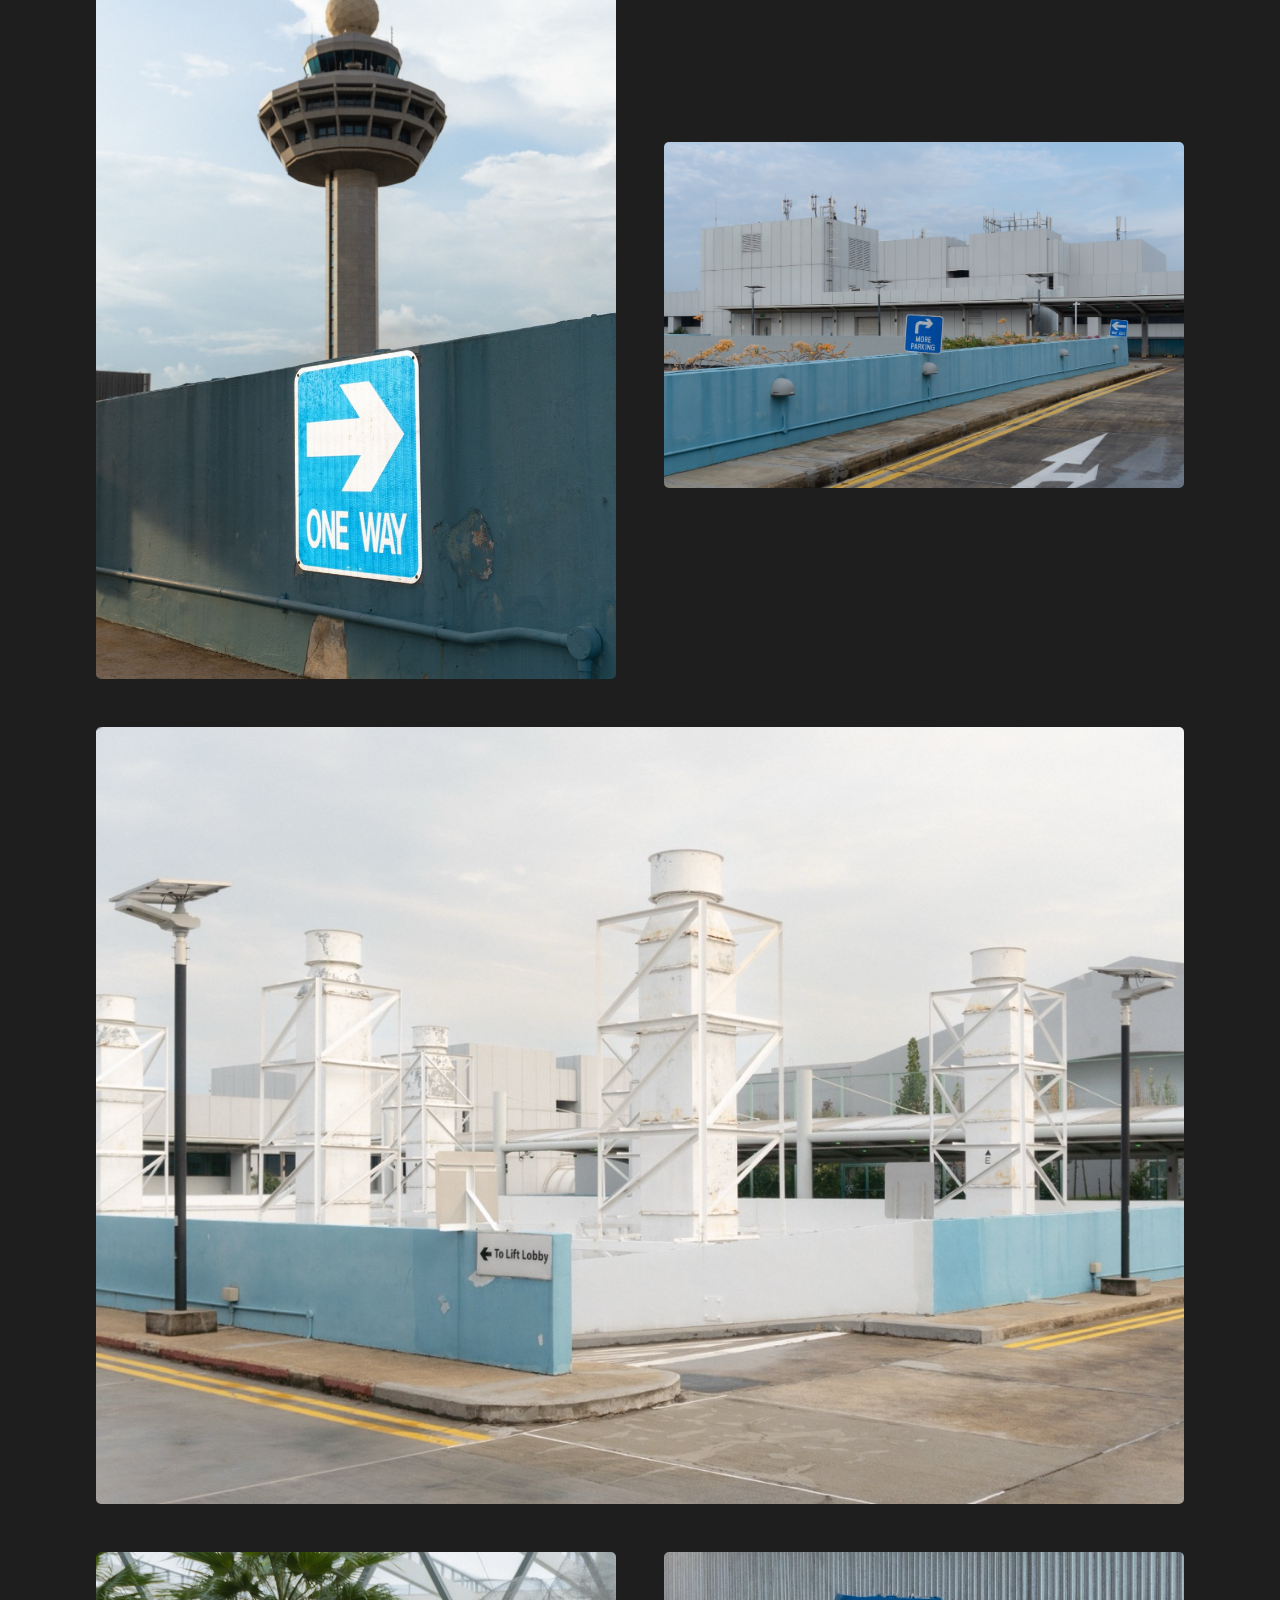
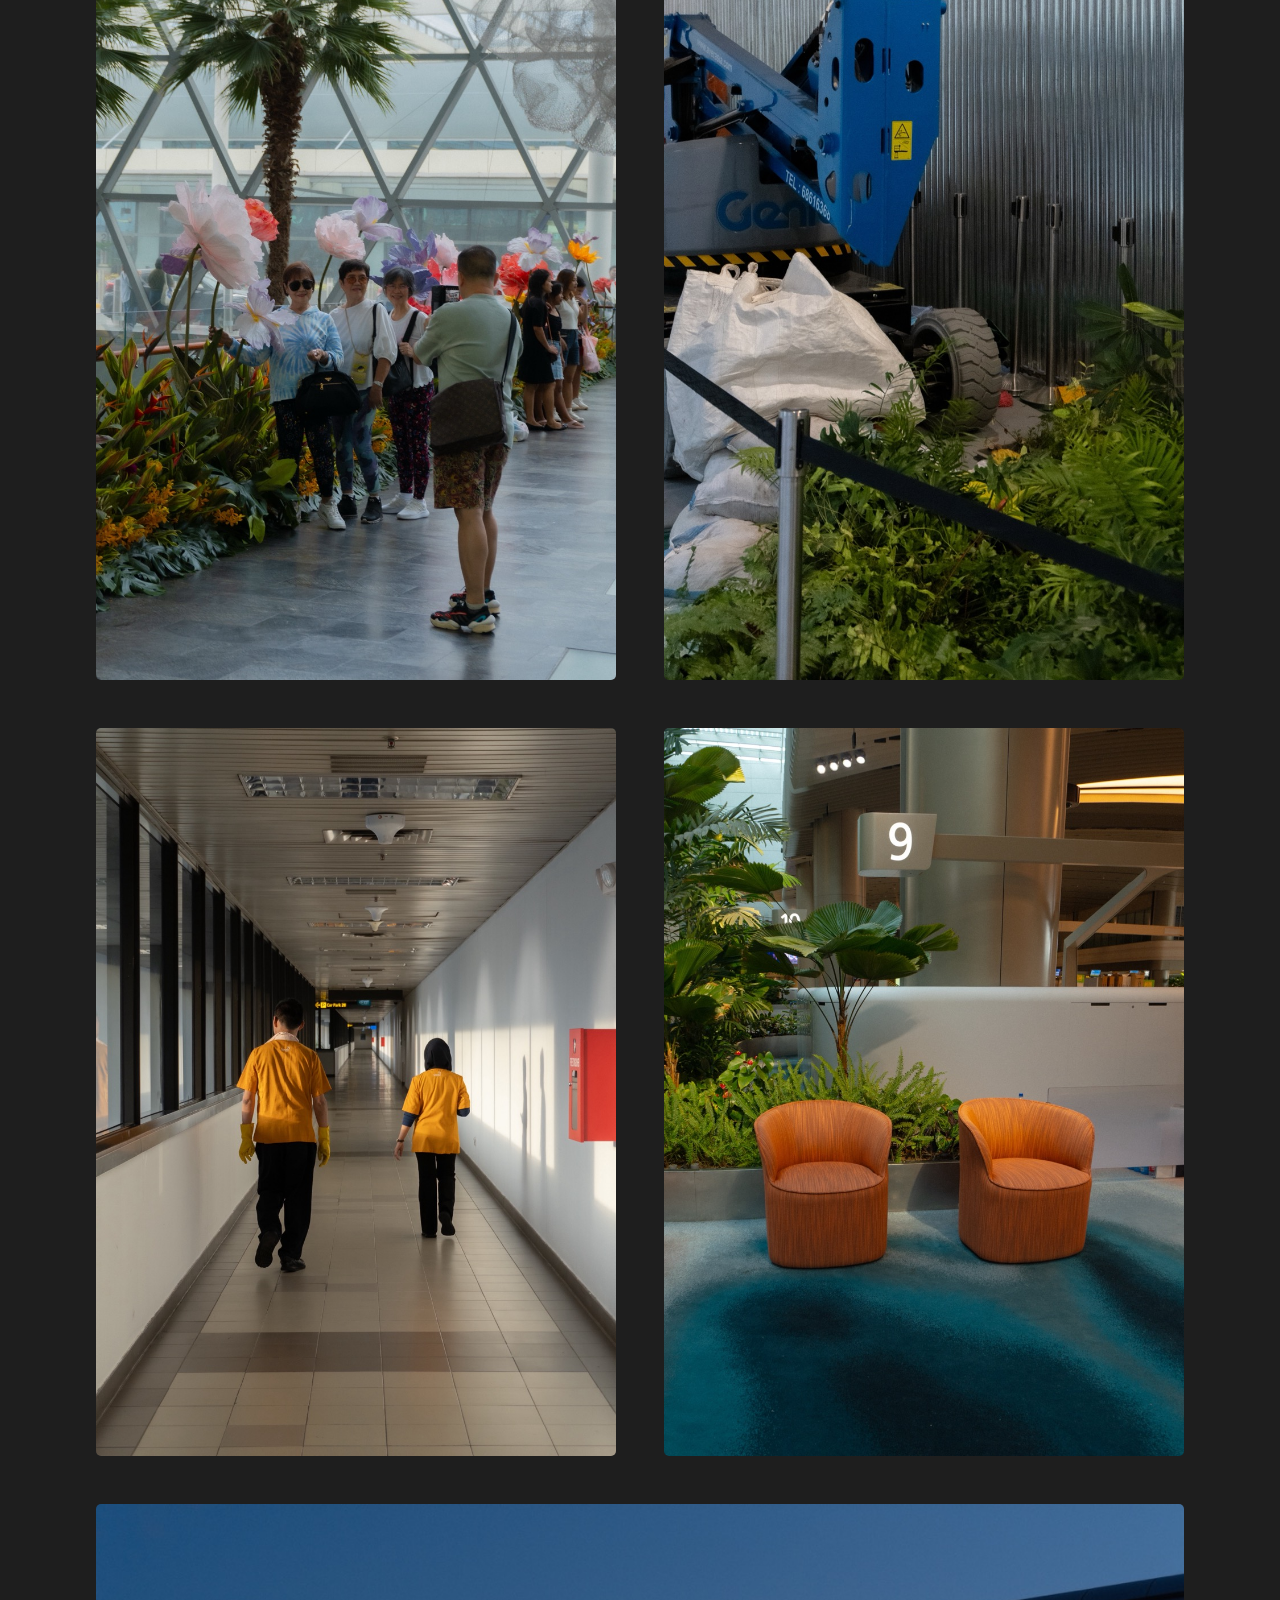
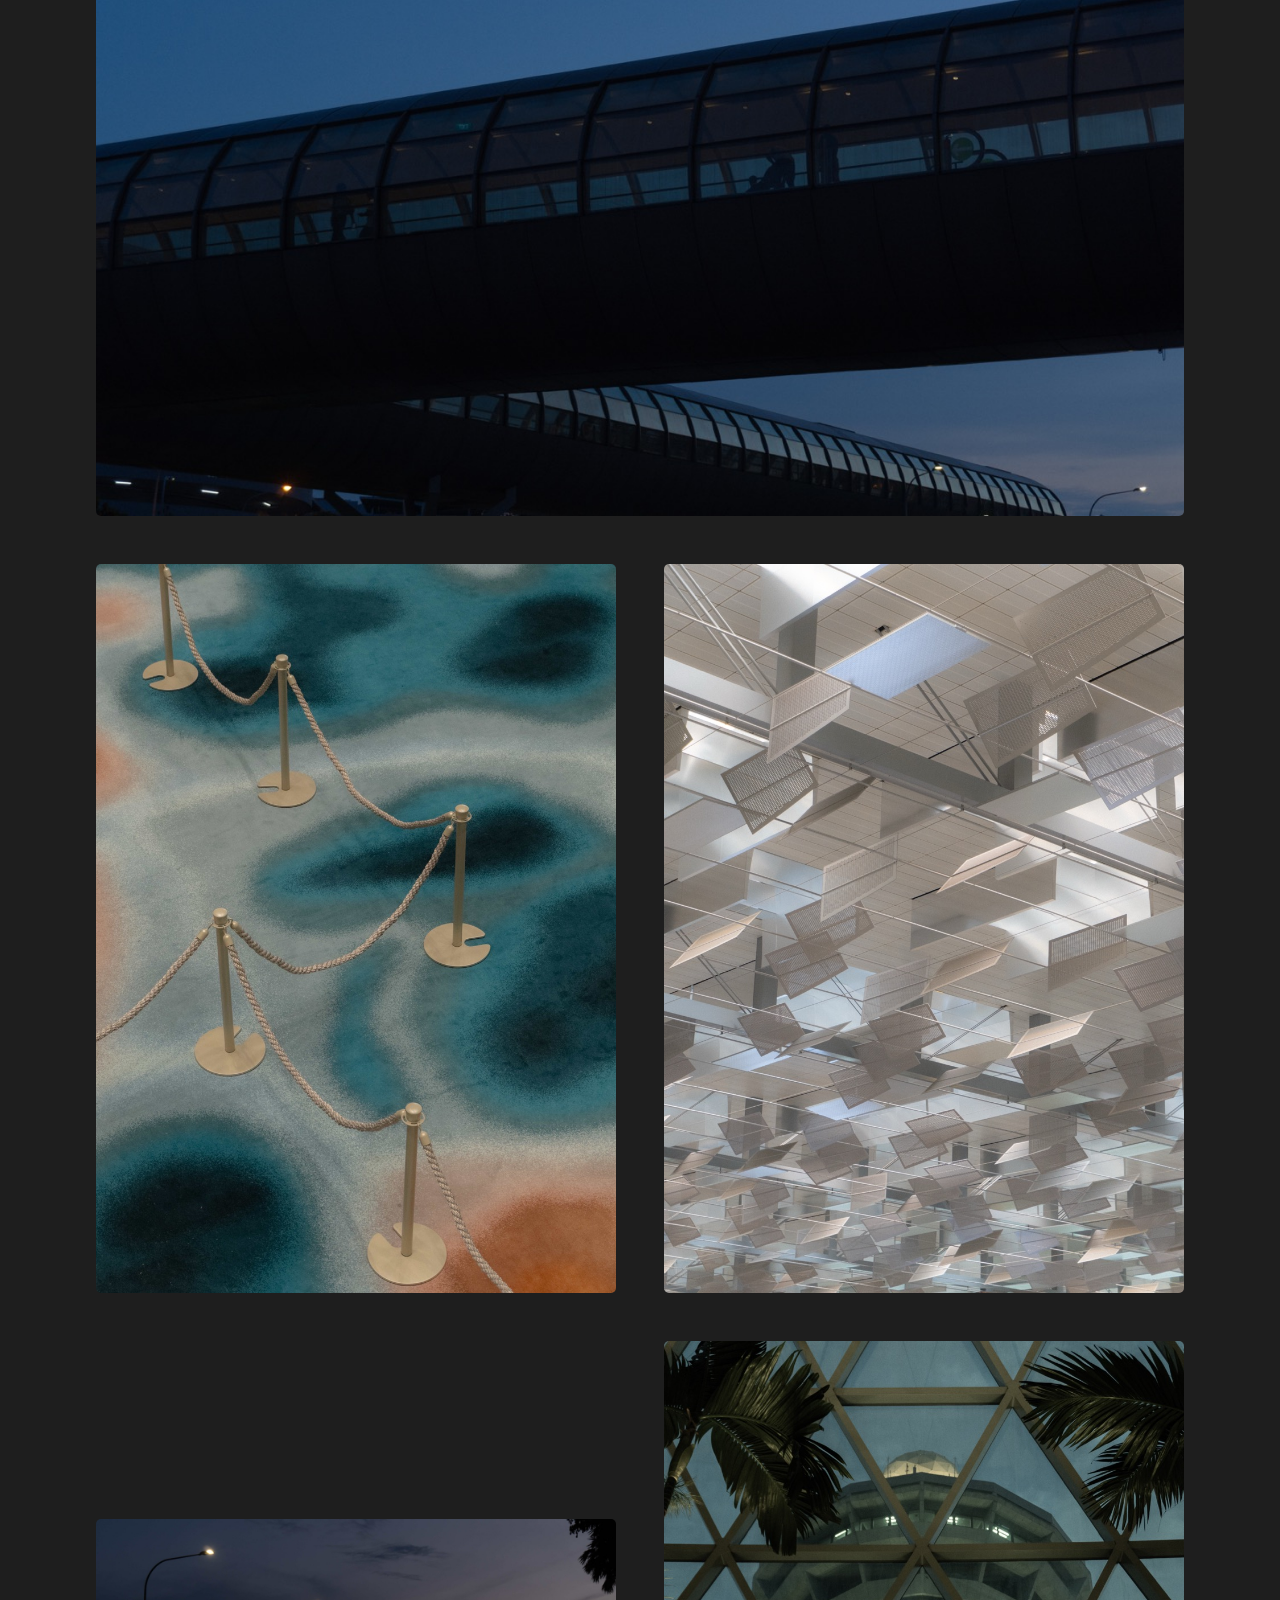
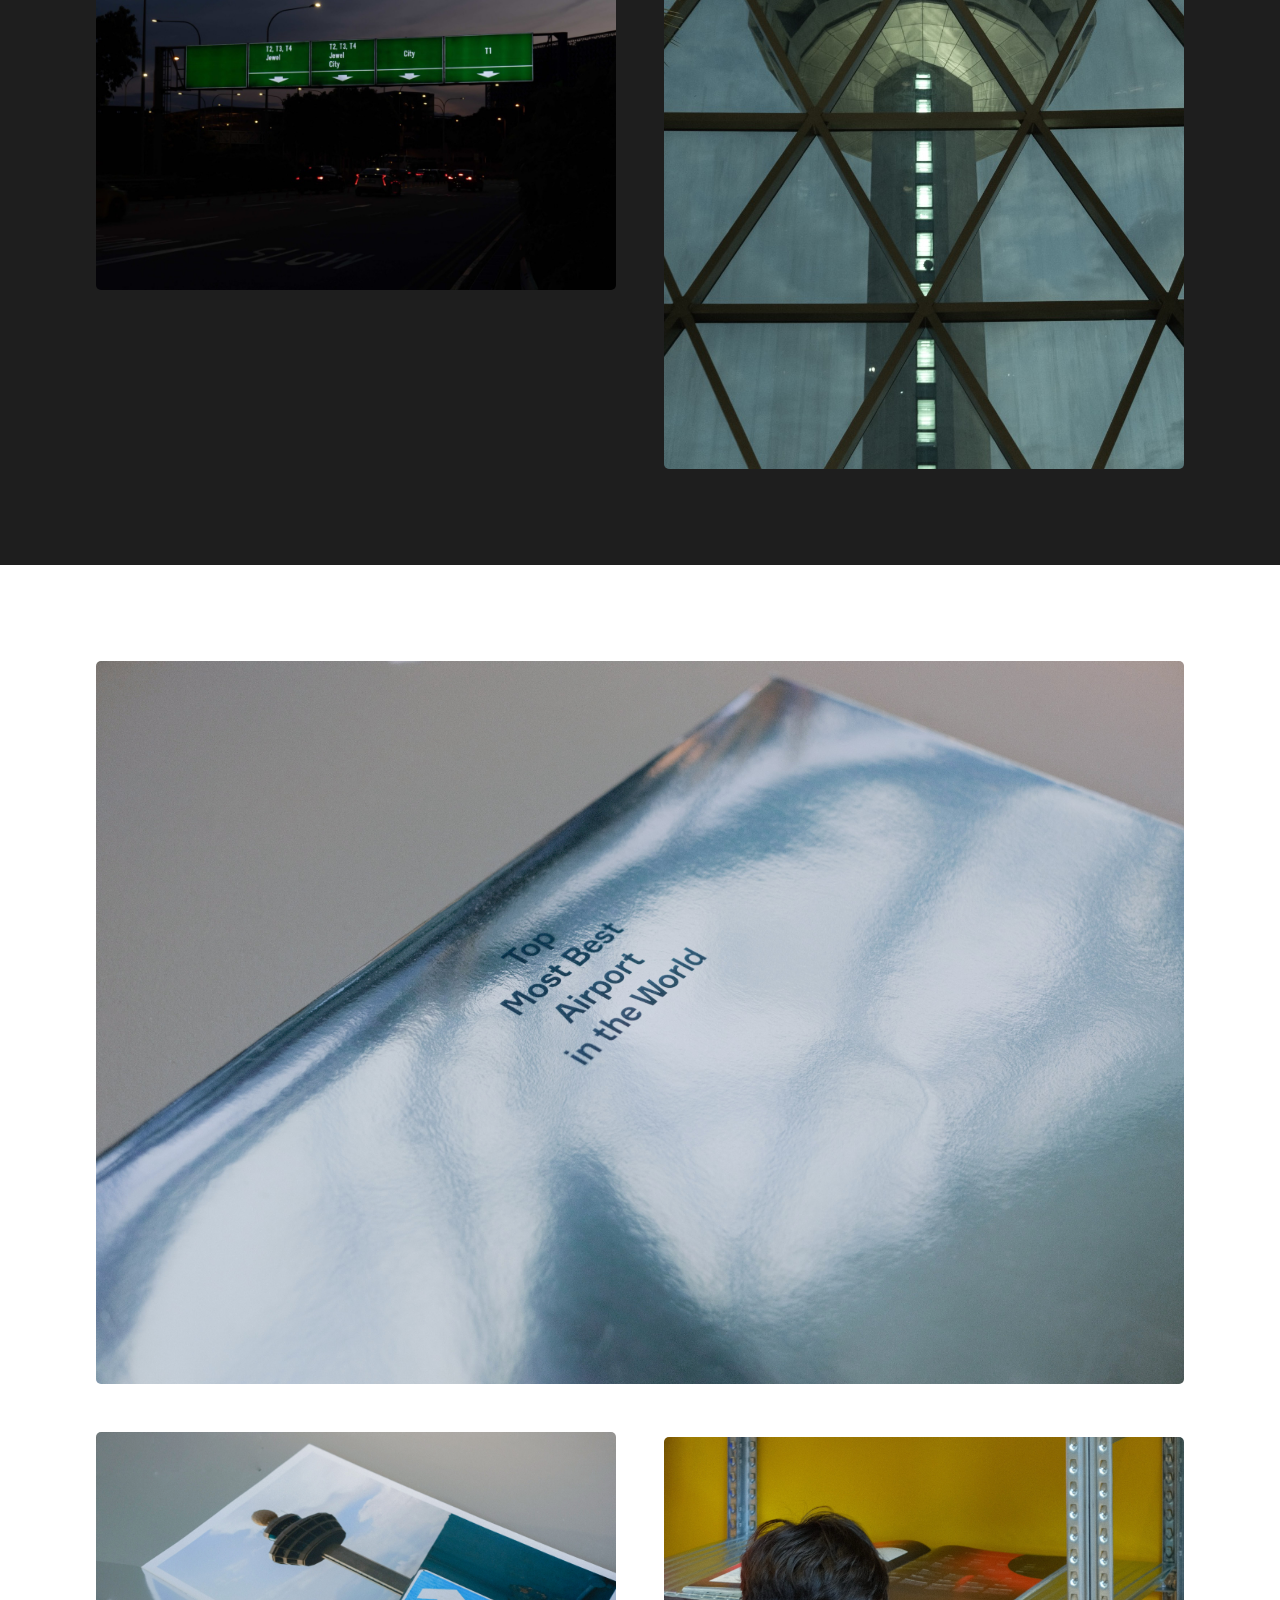
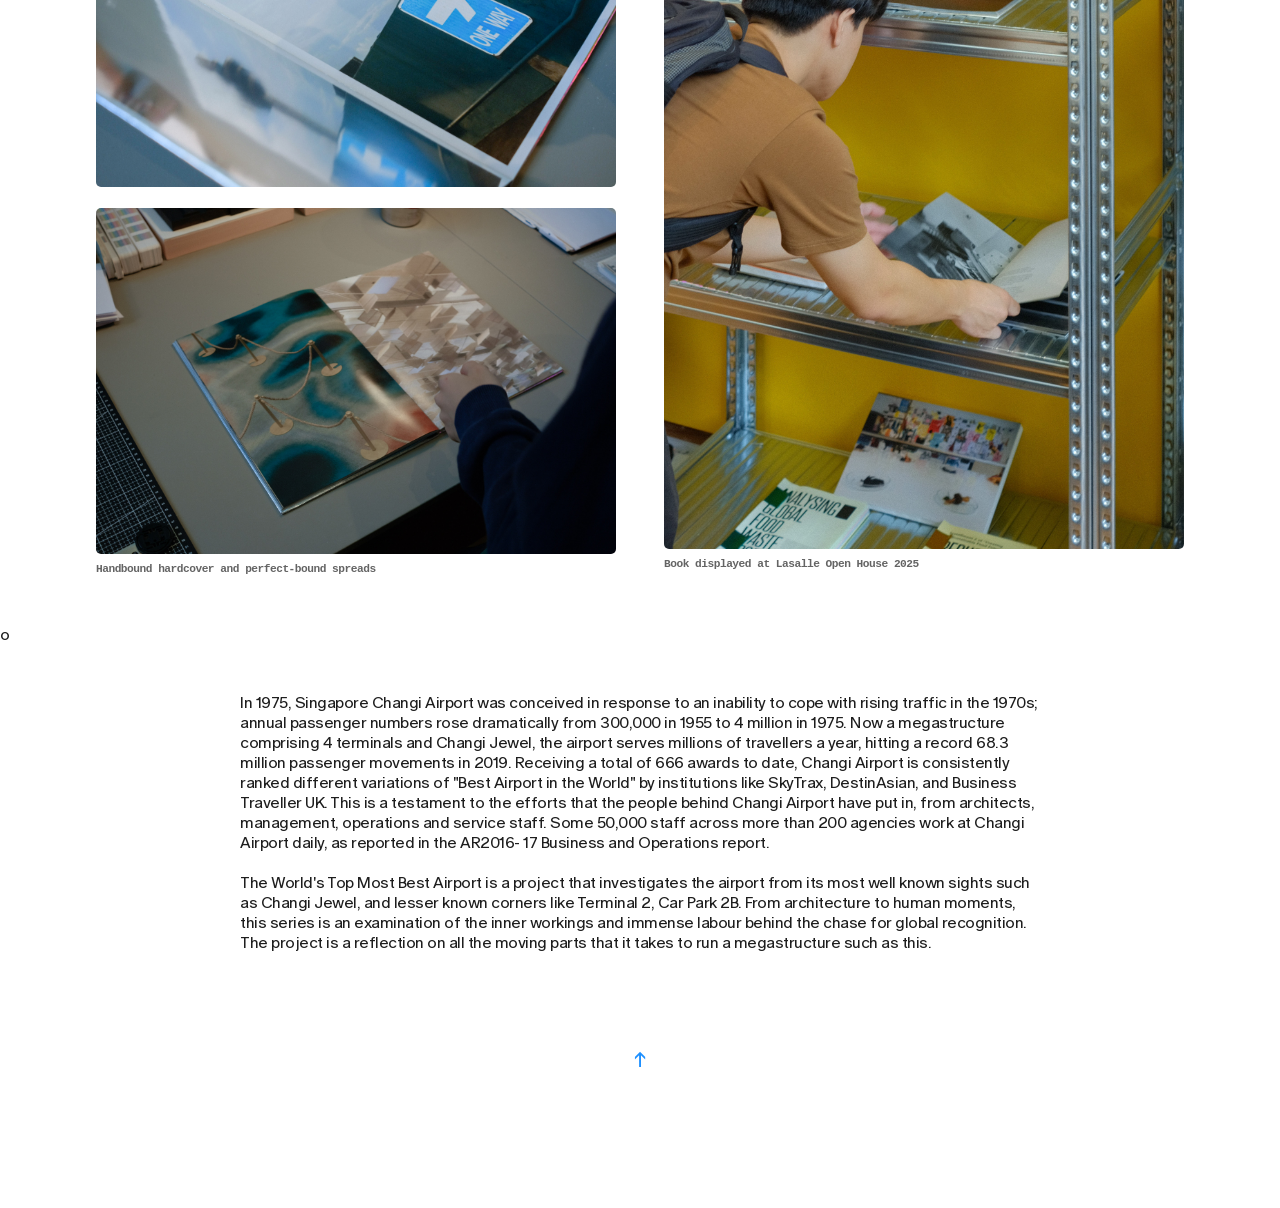
<file: projects/play/top-most-best-airport.html>
<!DOCTYPE html>
<html lang="en">

<head>
  <title>akk - Top Most Best Airport in the World</title>

  <!-- Meta information, for machines to read, SEO -->
  <meta charset="utf-8" />
  <meta name="description" content="" />
  <meta name="Author" content="" />
  <meta name="keywords" content="" />
  <meta name="viewport" content="width=device-width, initial-scale=1, viewport-fit=cover" />
  <link rel="icon" type="image/svg+xml" href="/assets/images/icon.jpg" />

  <!-- Load StyleSheets -->
  <link rel="stylesheet" type="text/css" href="/css/styles.css" />
</head>

<body>

  <!-- header and footer section, the menu. -->
  <header>
    <nav class="main__nav-bar">
      <ul class="main__nav-title">
        <li><a href="/">akk</a></li>
      </ul>
      <ul class="main__nav-title-invert">
          <li>Top Most Best Airport in the World / Photography as Research, Publication</li>
      </ul>
      <ul class="main__nav-list">
        <!-- <li class="main__nav-item"><a href="/projects/index.html">Projects</a></li> -->
        <!-- <li class="main__nav-item"><a href="/catalogue">catalogue</a></li>
        <li class="main__nav-item"><a href="/repository">repository</a></li> -->
        <!-- <li class="main__nav-item"><a href="/about">Info</a></li> -->
        <li class="main__nav-about">
          <p>
            akk
          </p>
        </li>
      </ul>
     
    </nav>
  </header>

  <!-- main section, all your content goes here. -->
  <main class="fade-in">

    <article>

      <section>
        <div class="width__xs margin__auto padding__top-l">
          <div class="row type__content center__type">
            <h3>Photography as Research, Publication / 2024</h3>
            <h2>Top Most Best Airport in the World</h2>

            <h3>
              From architecture to human moments, this series of images is an examination of the inner workings and
              immense labour behind the chase for global recognition. The project is a reflection on all the moving
              parts that it takes to run a megastructure such as the Singapore Changi Airport.

            </h3>
          </div>
        </div>
      </section>

      <!-- <section>
        <div class="width__s margin__auto padding__top-l">
          <div class="row type__content center__type">
            <p class="keyword">Writing, Publication Design</p>
            <h1>Man Eat Man Meat Deli</h1>

            <h2>This zine aims to explore themes of empathy and understanding.
              Cannibalism is but an extreme vessel for the delivery of a message.
            </h2>
          </div>
        </div>
      </section> -->

      <section>
        <div class="width__xl margin__auto padding__top-m">
          <div class="row">
            <img src="/assets/images/top-most-best-airport/airport-cover.jpg" class="img__cover-75 zoom" />
          </div>

        </div>
      </section>



      <section class="color__bg-0 color__fg-1">
       

          <!-- </section>
        <div class="width__xl margin__auto padding__m">
          <div style="margin-bottom: var(--spacing-xs);" class="row small-gap img__middle">
            <div class="column">
              <img src="/assets/images/top-most-best-airport/Airport_1.jpg" class="img__cover-75 zoom" />
            </div>
                <div class="column">
              <img src="/assets/images/top-most-best-airport/Airport_2.jpg" class="img__cover-75 zoom" />
            </div>
          </div>
        </div>
      </section> -->

          <section>
            <div class="width__s margin__auto padding__top-xl">
              <div class="row center__type ">
                <h3>Selected Images</h3>
              </div>
            </div>
          </section>

          <section>
            <div class="width__l margin__auto padding__y-l">
              <div class="row type__content img__middle">
                <div class="column">
                  <img src="/assets/images/top-most-best-airport/airport-image-3.jpeg" class="img__cover-75 zoom" />
                </div>
                <div class="column">
                  <img src="/assets/images/top-most-best-airport/airport-image-2.jpeg" class="img__cover-75 zoom" />
                </div>
              </div>
              <div class="row type__content img__middle">
                <img src="/assets/images/top-most-best-airport/airport-image-1.jpeg" class="img__cover-75 zoom" />
              </div>
              <div class="row type__content img__middle">
                <div class="column">
                  <img src="/assets/images/top-most-best-airport/airport-image-5.jpeg" class="img__cover-75 zoom" />
                </div>
                <div class="column">
                  <img src="/assets/images/top-most-best-airport/airport-image-6.jpeg" class="img__cover-75 zoom" />
                </div>
              </div>
              <div class="row type__content img__middle">
                <div class="column">
                  <img src="/assets/images/top-most-best-airport/airport-image-7.jpeg" class="img__cover-75 zoom" />
                </div>
                <div class="column">
                  <img src="/assets/images/top-most-best-airport/airport-image-8.jpeg" class="img__cover-75 zoom" />
                </div>
              </div>
              <div class="row type__content img__middle">
                <div class="column">
                  <img src="/assets/images/top-most-best-airport/airport-image-11.jpeg" class="img__cover-75 zoom" />
                </div>
              
              </div>
              <div class="row type__content img__middle">
                <div class="column">
                  <img src="/assets/images/top-most-best-airport/airport-image-9.jpeg" class="img__cover-75 zoom" />
                </div>
                <div class="column">
                  <img src="/assets/images/top-most-best-airport/airport-image-10.jpeg" class="img__cover-75 zoom" />
                </div>
              </div>
               <div class="row type__content img__middle">
                <div class="column">
                  <img src="/assets/images/top-most-best-airport/airport-image-12.jpeg" class="img__cover-75 zoom" />
                </div>
                <div class="column">
                  <img src="/assets/images/top-most-best-airport/airport-image-13.jpeg" class="img__cover-75 zoom" />
                </div>
              
              </div>
            </div>
          </section>

      </section>
       <section>
          <div class="width__l margin__auto padding__top-xl">
            <div class="row type__content">
              <img src="/assets/images/top-most-best-airport/airport-display-3.jpg" class="img__cover-75 zoom" />

            </div>
            <div class="row type__content img__middle">
              <div class="column">
                <img src="/assets/images/top-most-best-airport/airport-display-4.jpg" class="img__cover-75 zoom" /><br>
                <img src="/assets/images/top-most-best-airport/airport-display-6.jpg" class="img__cover-75 zoom" />
                <figcaption>
                  <p>Handbound hardcover and perfect-bound spreads</p>
                </figcaption>
              </div>
              <div class="column">
                <img src="/assets/images/top-most-best-airport/airport-display-2.jpg" class="img__cover-75 zoom" />
                <figcaption>
                  <p>Book displayed at Lasalle Open House 2025</p>
                </figcaption>
              </div>
            </div>
          </div>
        </section>o

          <section>
            <div class="width__s margin__auto">
              <div class="row type__content padding__y-l">
                <div class="column">
                  <p>In 1975, Singapore Changi Airport was conceived in response to an inability to cope with rising
                    traffic in the 1970s; annual passenger numbers rose dramatically from 300,000 in 1955 to 4 million
                    in
                    1975. Now a megastructure comprising 4 terminals and Changi Jewel, the airport serves millions of
                    travellers a year, hitting a record 68.3 million passenger movements in 2019. Receiving a total of
                    666
                    awards to date, Changi Airport is consistently ranked different variations of "Best Airport in the
                    World" by institutions like SkyTrax, DestinAsian, and Business Traveller UK. This is a testament to
                    the efforts that the people behind Changi Airport have put in, from architects, management,
                    operations
                    and service staff. Some 50,000 staff across more than 200 agencies work at Changi Airport daily, as
                    reported in the AR2016-
                    17 Business and Operations report.<br><br>
                    The World's Top Most Best Airport is a project that investigates
                    the airport from its most well known sights such as Changi Jewel, and lesser known corners like
                    Terminal 2, Car Park 2B. From architecture to human moments, this series is an examination of the
                    inner workings and immense labour behind the chase for global recognition. The project is a
                    reflection
                    on all the moving parts that it takes to run a megastructure such as this.</p>
                </div>
              </div>
            </div>
          </section>


    </article>
  </main>

  <!-- footer, page ends here.-->
  <footer>
    <div class="prev__next">
      <ul>
         <li> <a href="/about">← Info</a></li>
        <li><a href="../../projects.html">← Projects</a></li>
      </ul>
    </div>
    <div class="scroll__top"><a href="javascript:scrollToTop();">↑</a></div>
  </footer>

  <div id="lightbox"></div>
  <script src="../../js/main.js"></script>
</body>

</html>
</file>
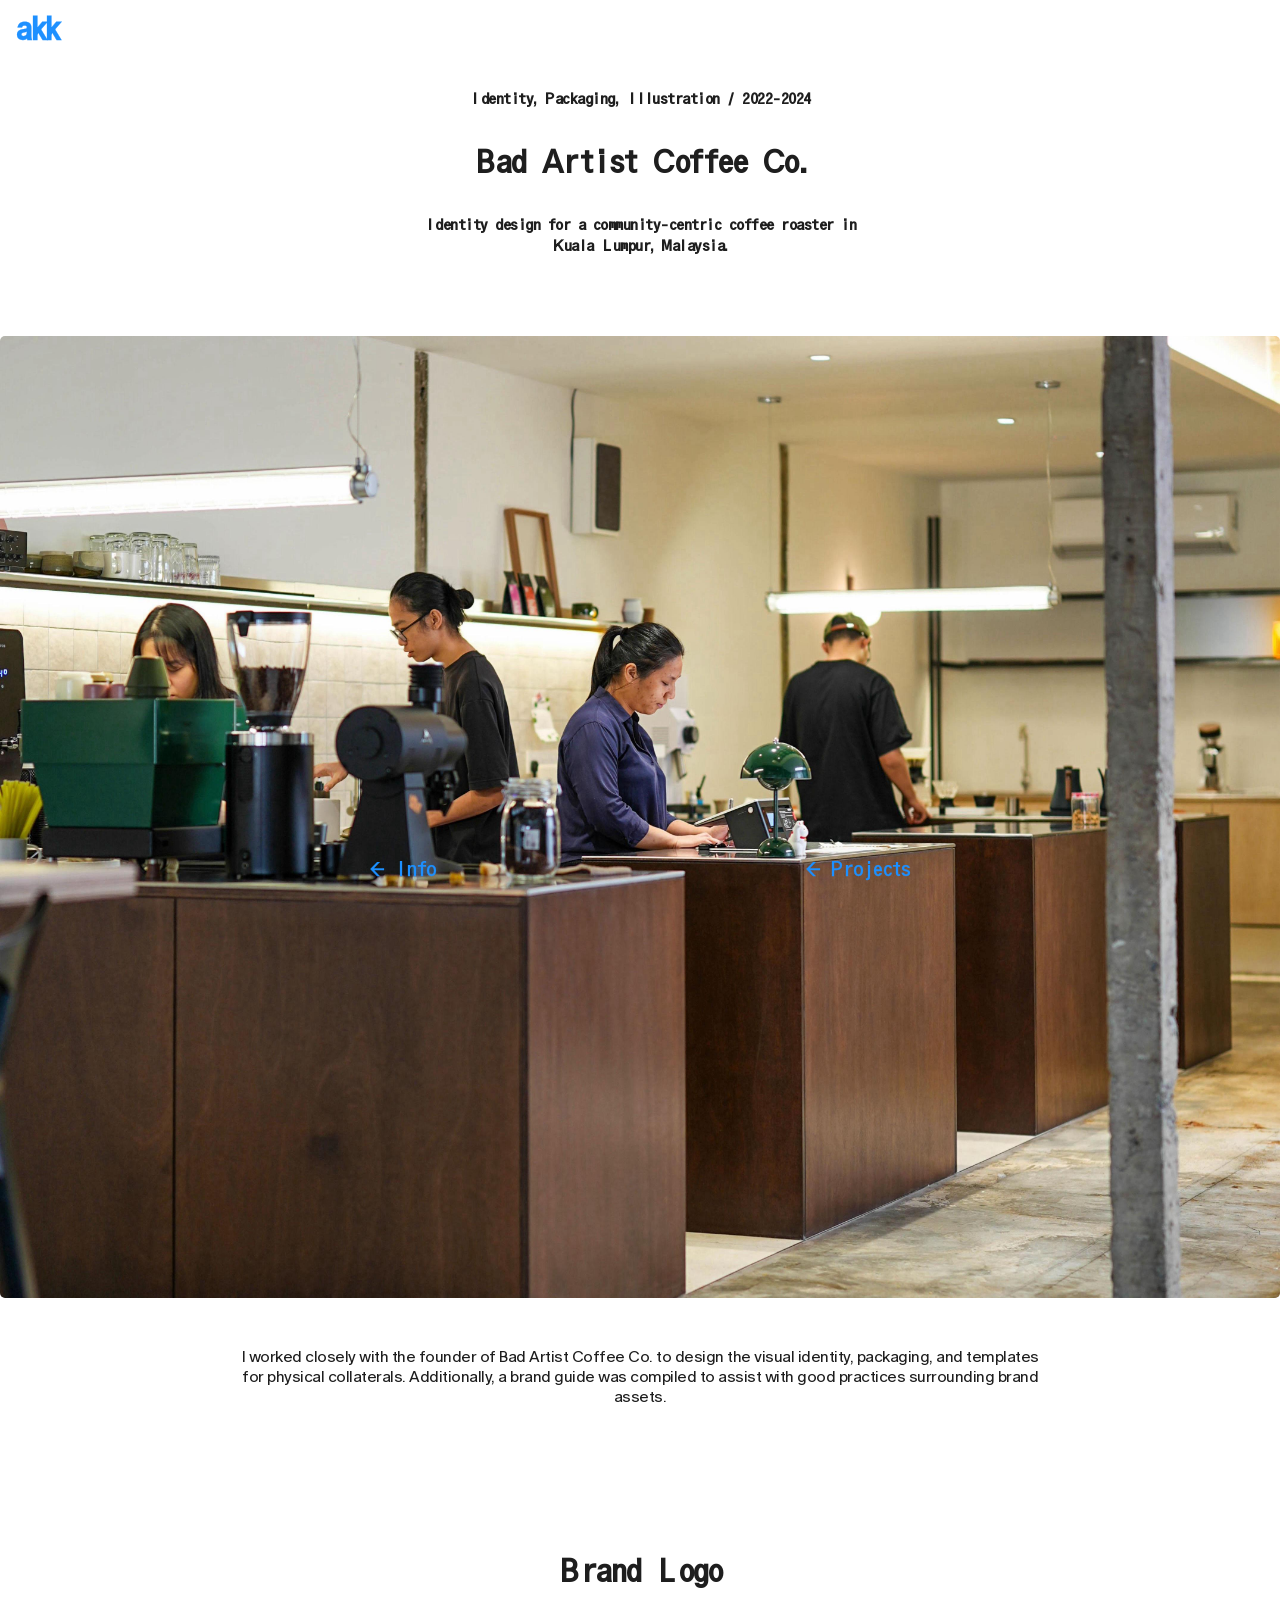
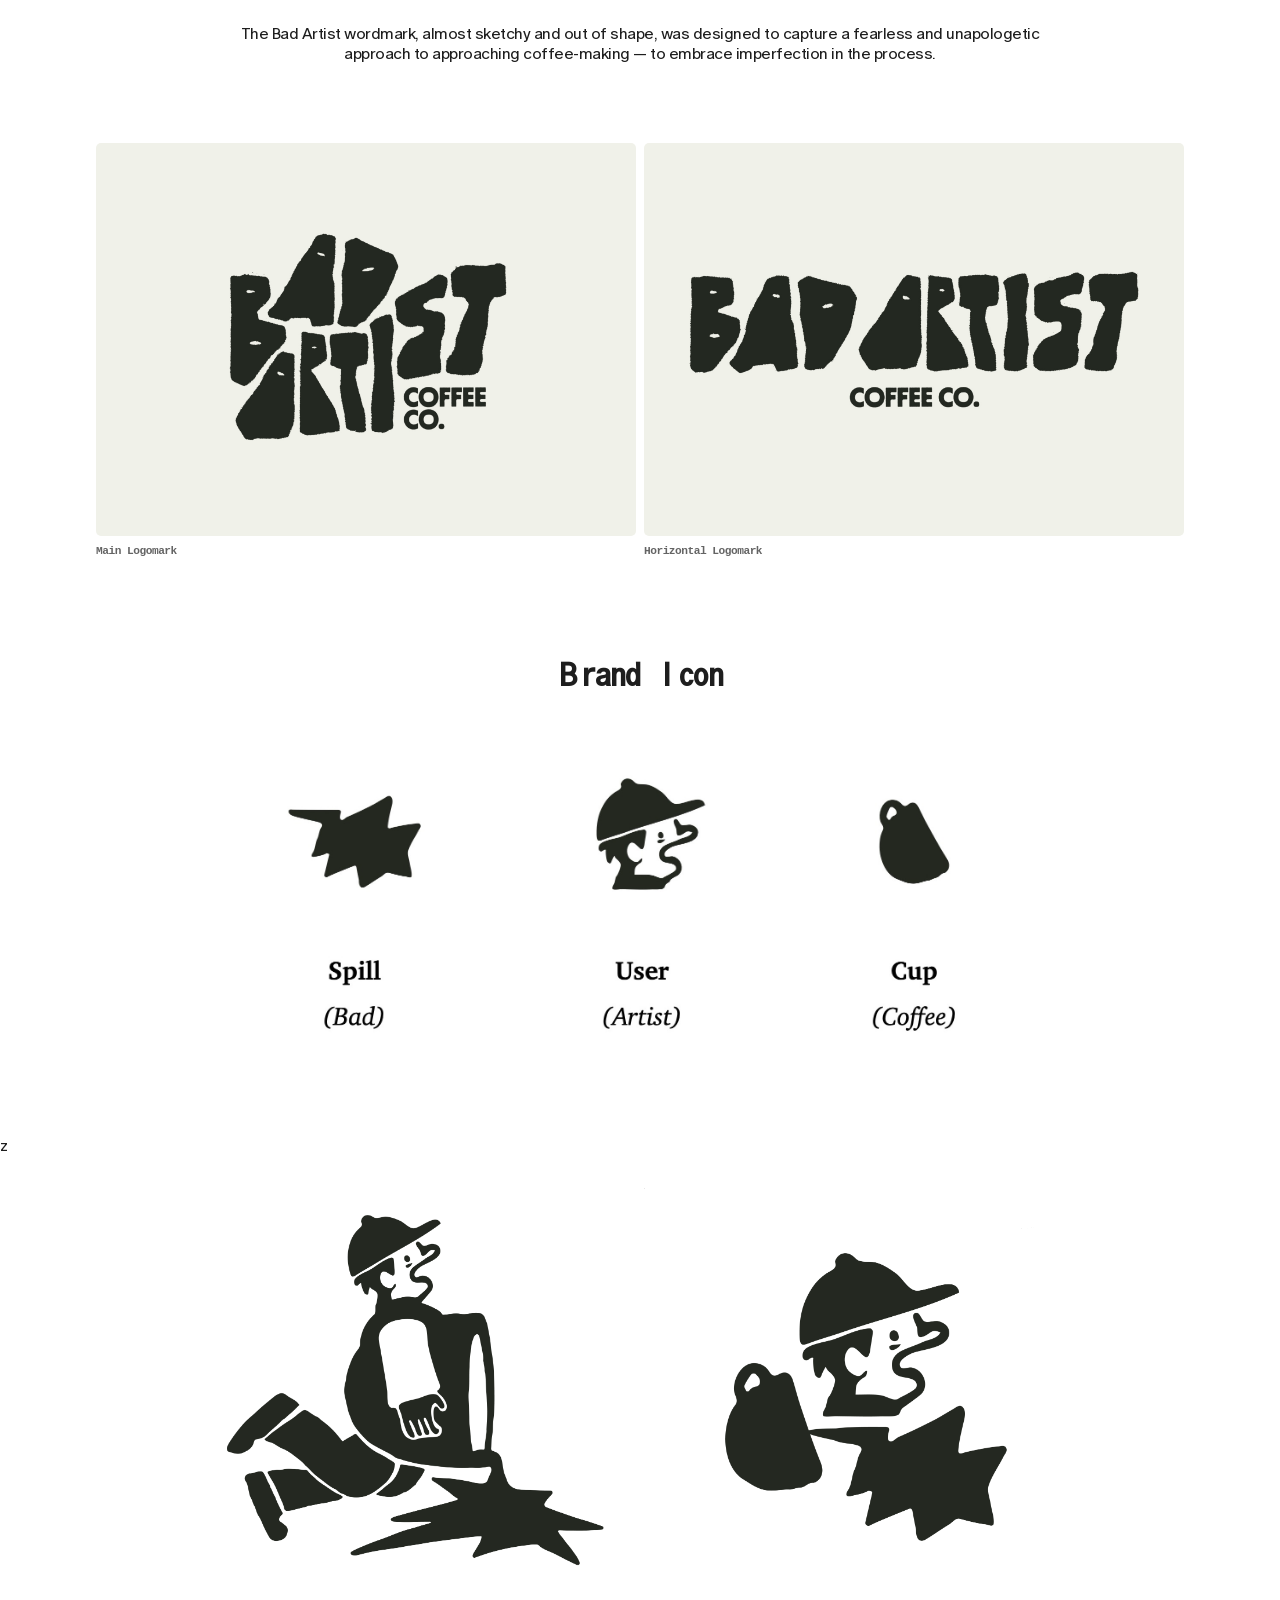
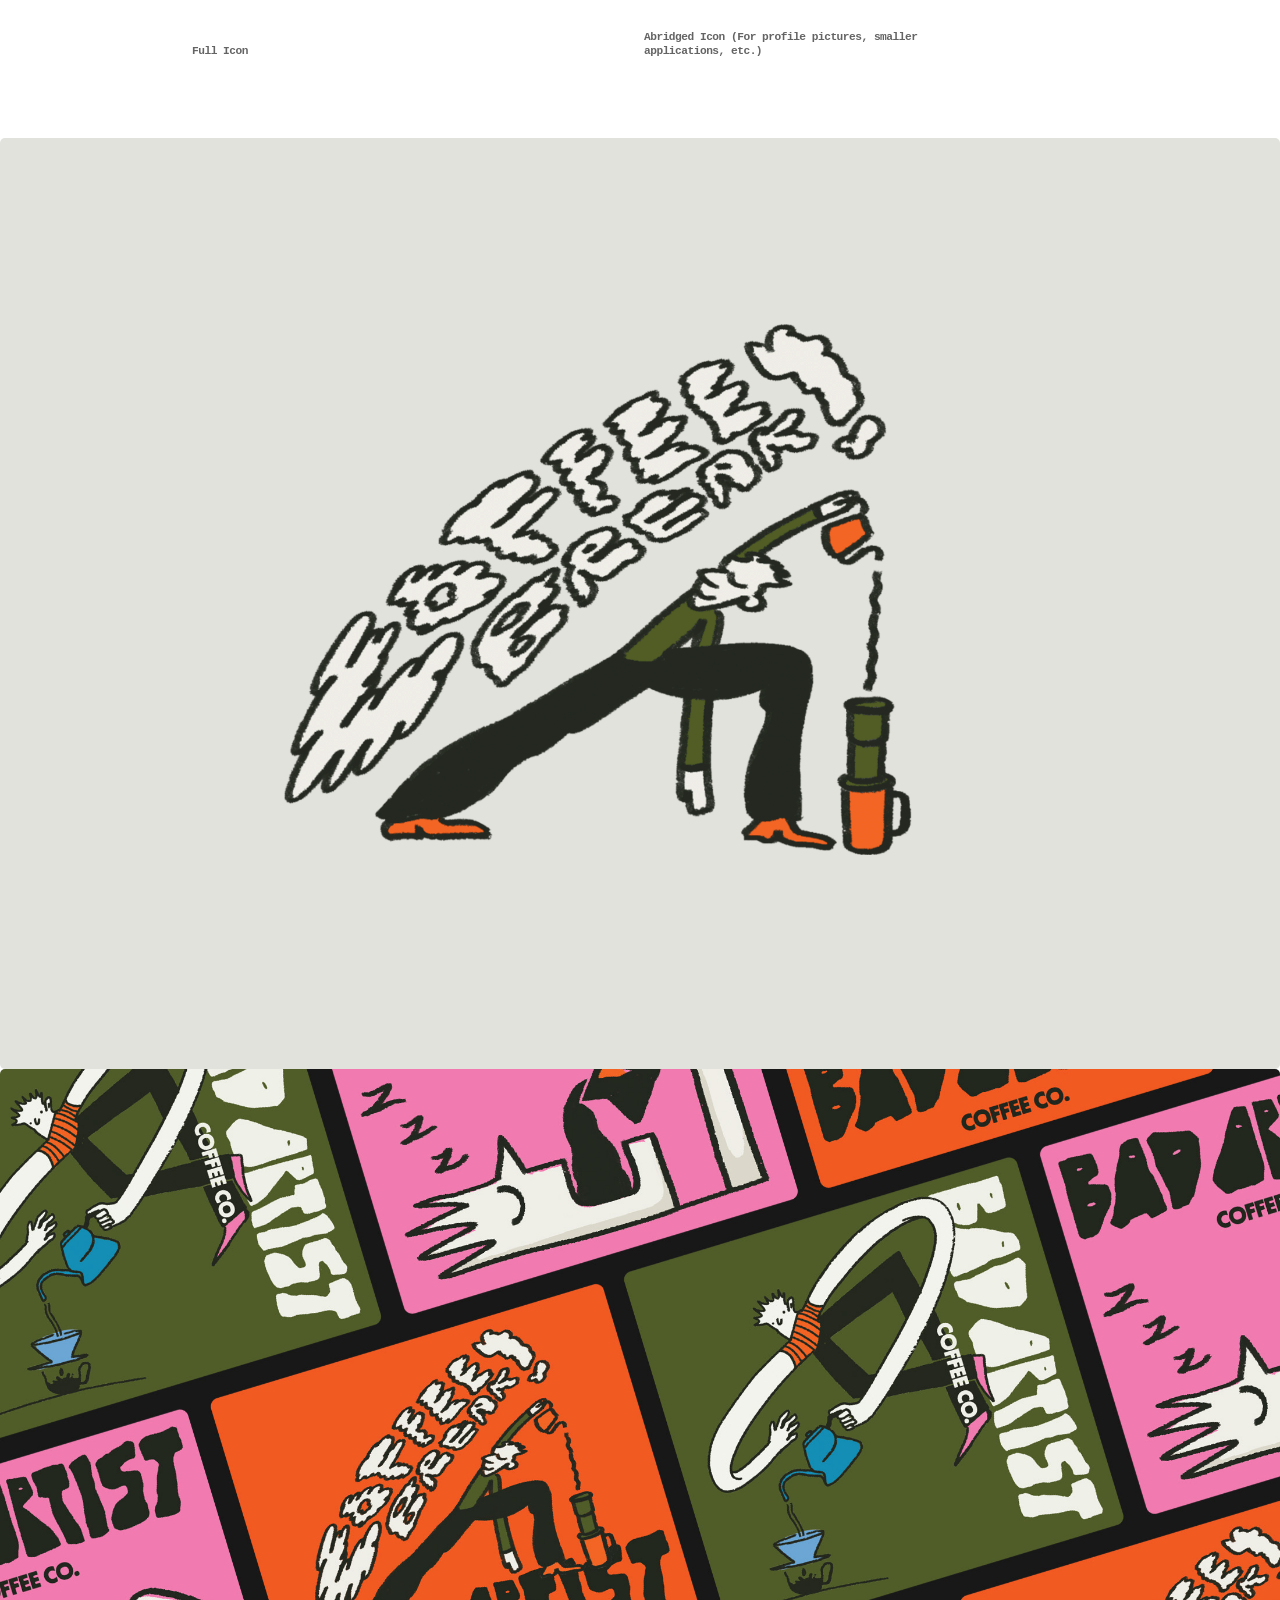
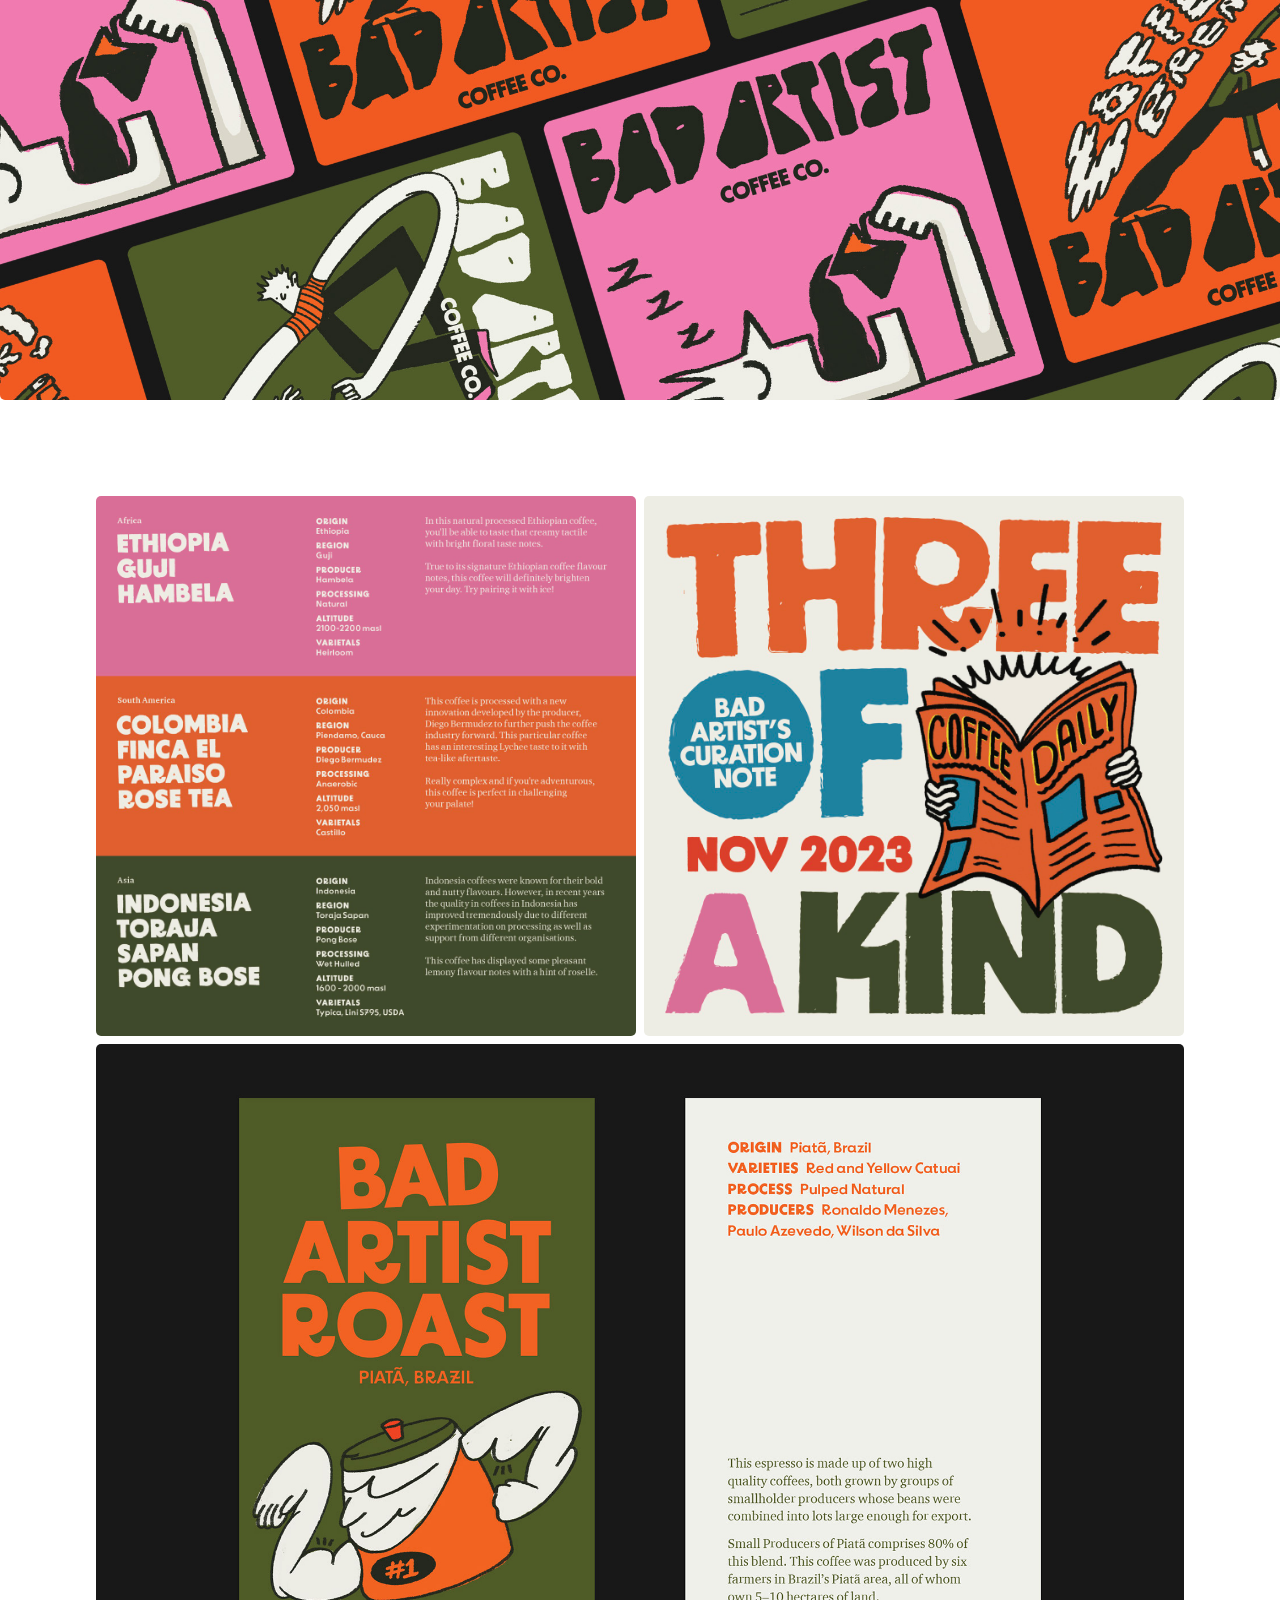
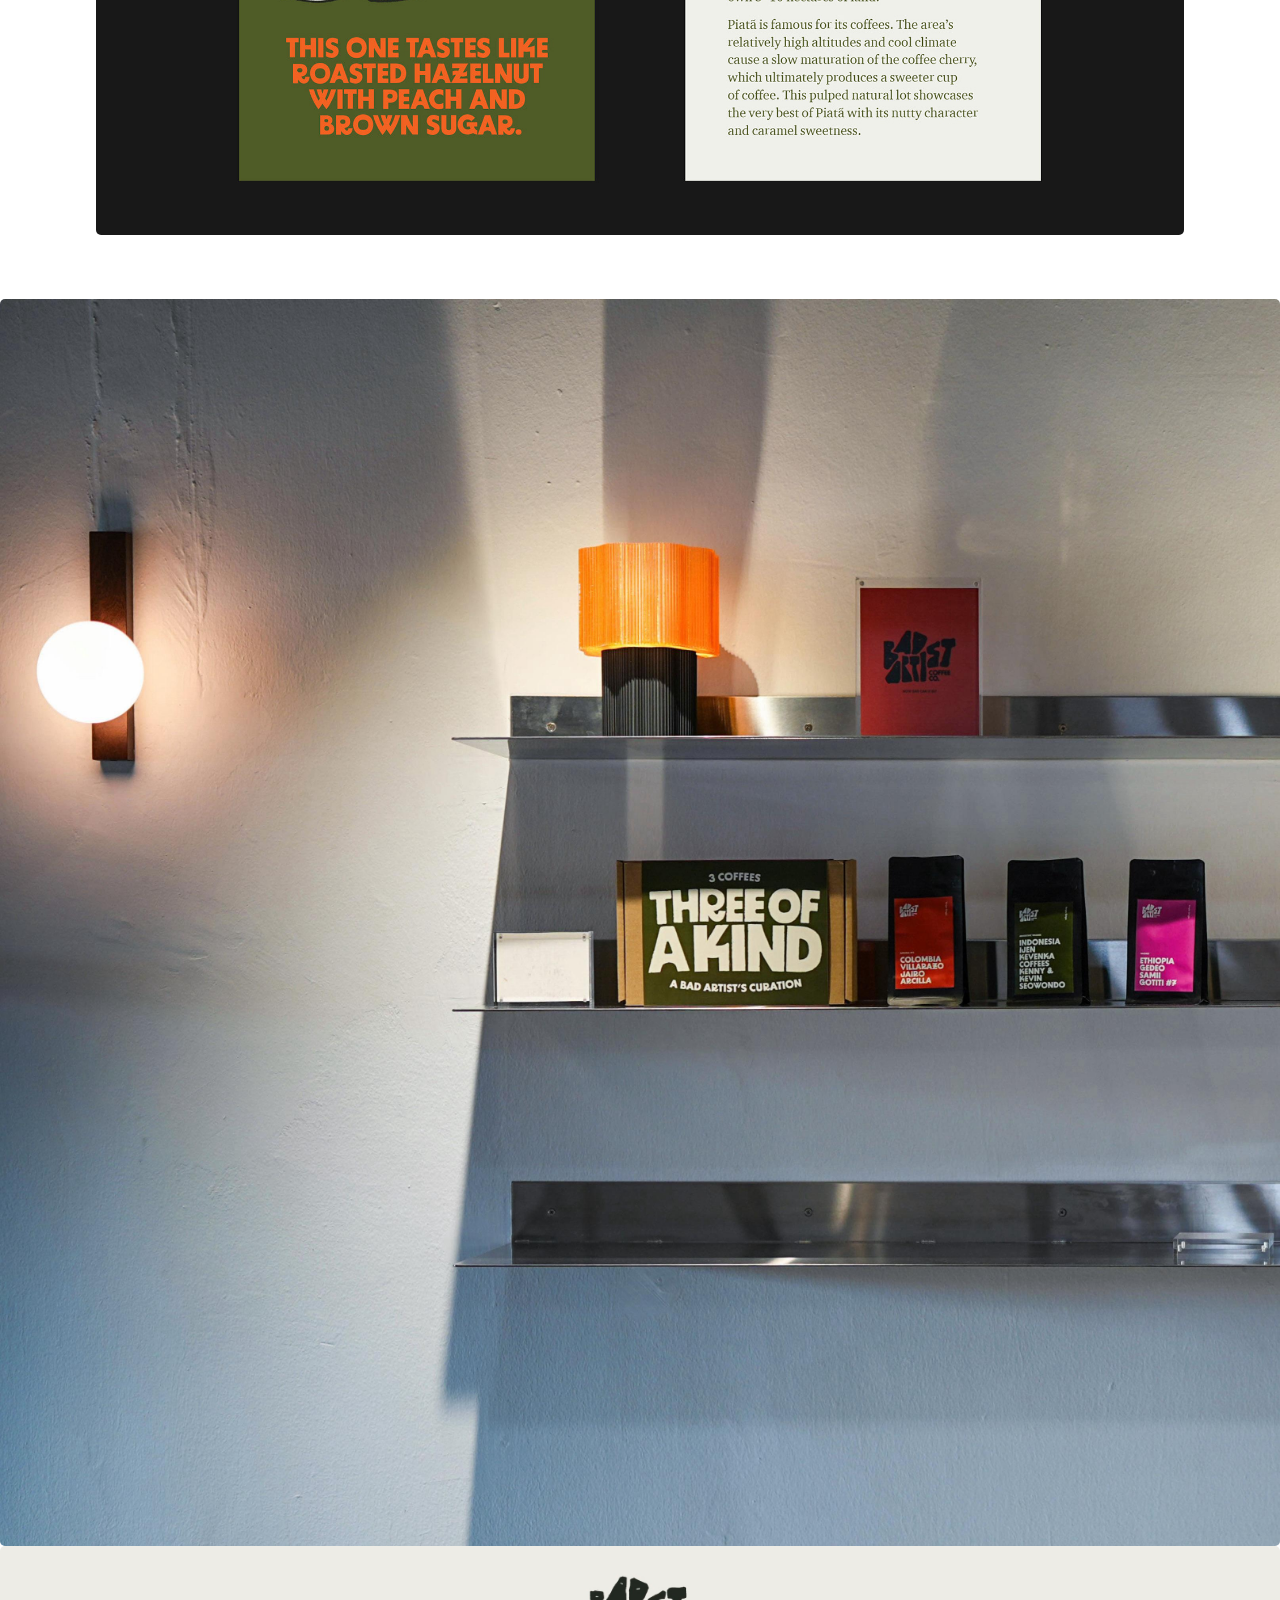
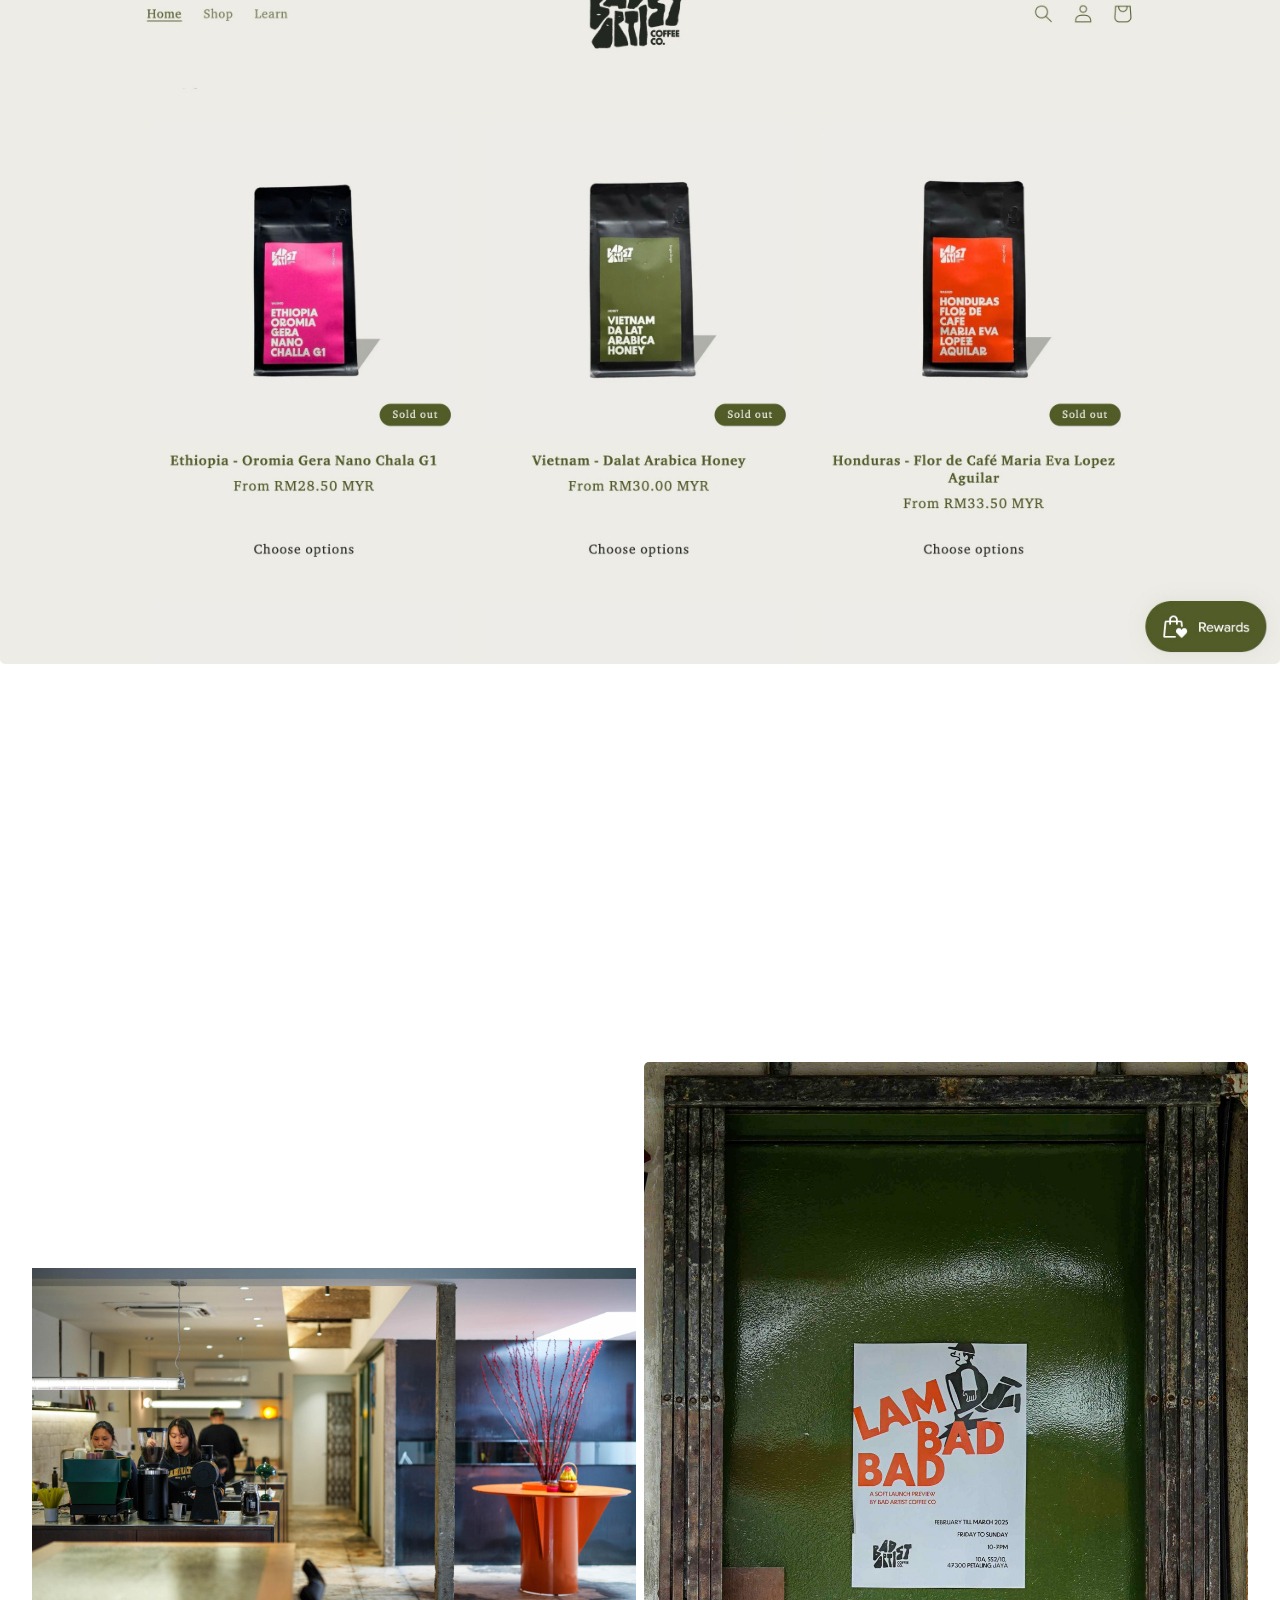
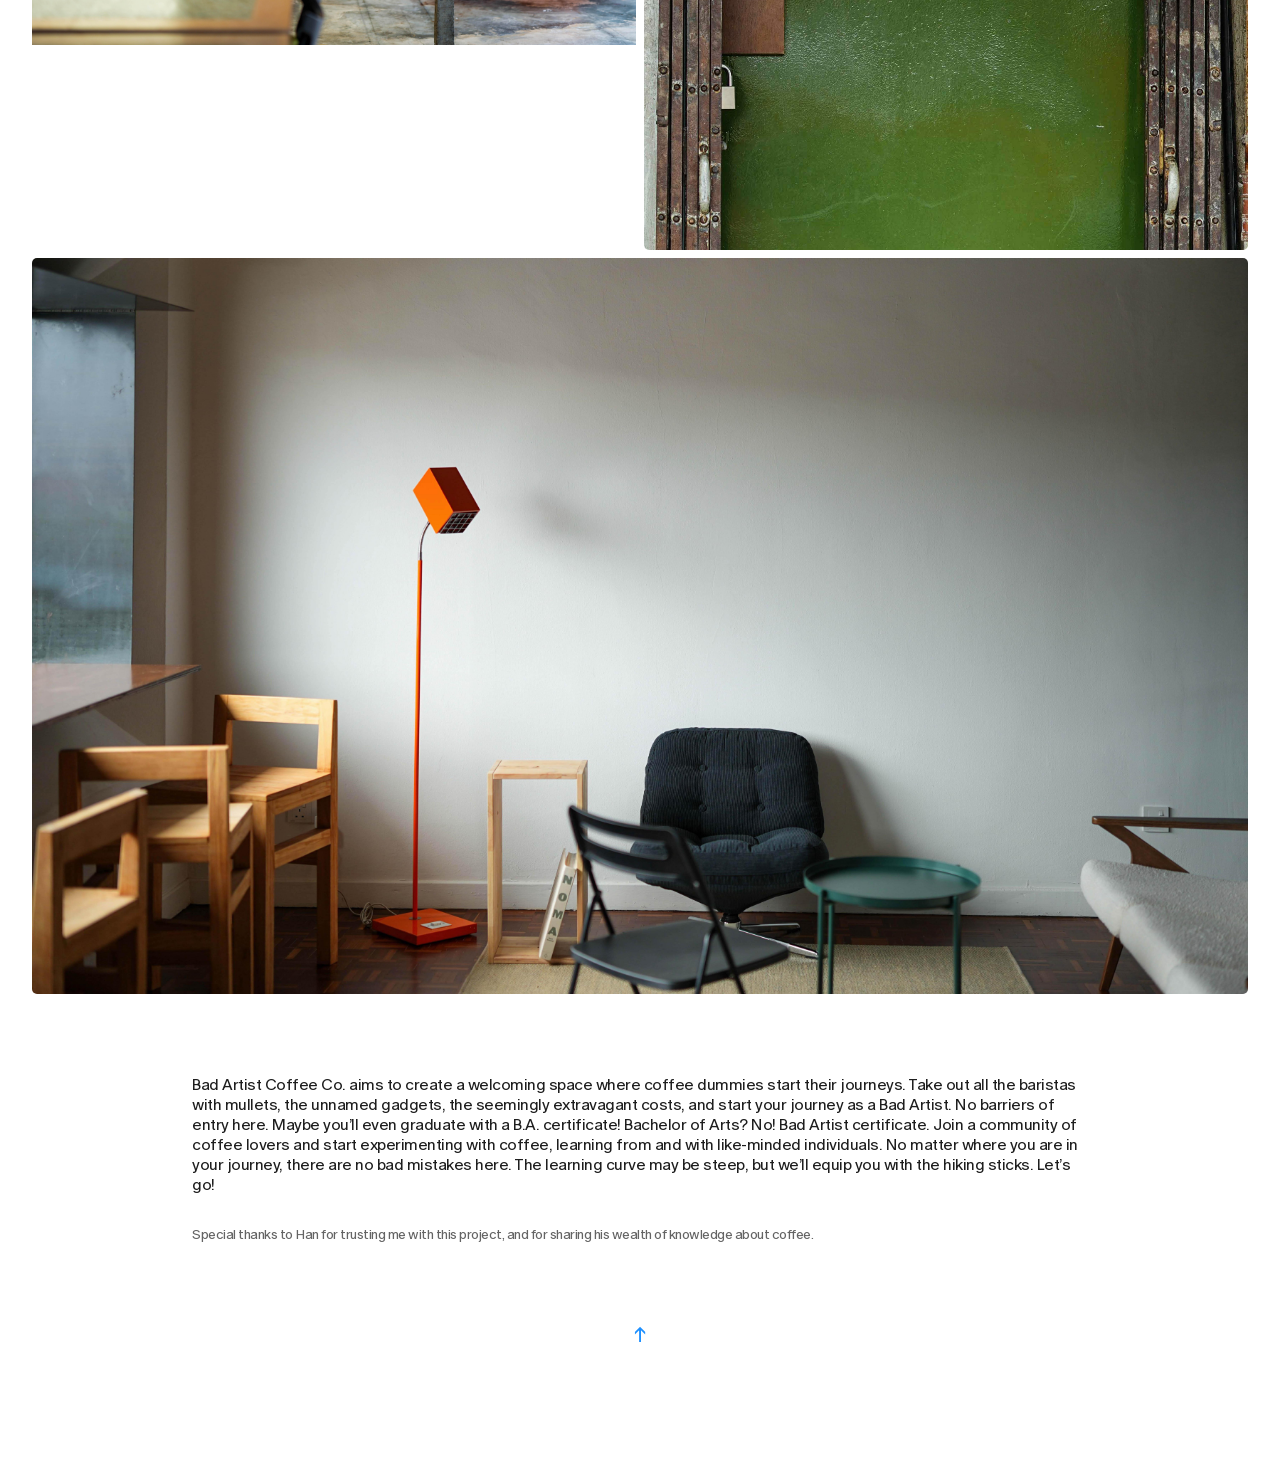
<file: projects/work/bad-artist.html>
<!DOCTYPE html>
<html lang="en">

<head>
  <title>akk - bad artist coffee co.</title>

  <!-- Meta information, for machines to read, SEO -->
  <meta charset="utf-8" />
  <meta name="description" content="" />
  <meta name="Author" content="" />
  <meta name="keywords" content="" />
  <meta name="viewport" content="width=device-width, initial-scale=1, viewport-fit=cover" />
  <link rel="icon" type="image/svg+xml" href="/assets/images/icon.jpg" />

  <!-- Load StyleSheets -->
  <link rel="stylesheet" type="text/css" href="/css/styles.css" />
</head>

<body>
  <!-- header and footer section, the menu. -->
  <header>
    <nav class="main__nav-bar">
      <ul class="main__nav-title">
        <li><a href="/">akk</a></li>
      </ul>

       <ul class="main__nav-title-invert">
          <li>Bad Artist Coffee Co. / Identity, Packaging, Illustration</li>
      </ul>


      <ul class="main__nav-list">
        <!-- <li class="main__nav-item"><a href="/projects/index.html">Projects</a></li> -->
        <!-- <li class="main__nav-item"><a href="/catalogue">catalogue</a></li>
        <li class="main__nav-item"><a href="/repository">repository</a></li> -->
        <!-- <li class="main__nav-item"><a href="/about">Info</a></li> -->
        <li class="main__nav-about">
          <p>
            akk
          </p>
        </li>
      </ul>
    
    </nav>
  </header>
  <!-- main section, all your content goes here. -->
  <main class="fade-in">

    <article>



      <section> 
        <div class="width__xs margin__auto padding__top-l">
          <div class="row type__content center__type">
            <h3>Identity, Packaging, Illustration / 2022-2024</h3>
            <h2>Bad Artist Coffee Co.</h2>
            <h3>

              Identity design for a community-centric coffee roaster in Kuala Lumpur, Malaysia.
            </h3>
          </div>
        </div>
      </section>

      <section>
        <div class="width__xl margin__auto padding__top-m">
          <div class="row">
              <img src="/assets/images/bad-artist/EDKL-4.jpeg" class="img__cover-75 zoom" />
          </div>
        </div>
      </section>

       <section>
        <div class="width__s margin__auto padding__top-l">
          <div class="row type__content ">
            <div class="row center__type">
           <p>I worked closely with the founder of Bad Artist Coffee Co. to design the visual identity, packaging, and templates for physical collaterals. Additionally, a brand guide was compiled to assist with good practices surrounding brand assets.</p>
            </div>
          </div>
        </div>
      </section>

      <section>
        <div class="width__s margin__auto padding__top-xl">
          <div class="row type__content center__type">
            <div class="column">
              <h2>Brand Logo</h2>
              <p>The Bad Artist wordmark, almost sketchy and out of shape, was designed to capture a fearless and
                unapologetic approach to approaching coffee-making — to embrace imperfection in the process.</p>
            </div>
          </div>
        </div>
      </section>

      <!-- <section>
        <div class="width__xl margin__auto">
          <div class="row type__content padding__top-xl">
            <div class="column">
              <h2>Wordmark</h2>
              <p>The Bad Artist wordmark, almost sketchy and out of shape, was designed to capture a fearless and unapologetic approach to approaching coffee-making — to embrace imperfection in the process. To quote Han, the founder of Bad Artist Coffee Co.: "How Bad Can It Be?" </p>
            </div>
            <div class="column__double">
              <img src="/assets/images/bad-artist/badartist-gif.gif" class="img__cover-75 zoom" />

            </div>
          </div>
        </div>
      </section>

      <section>
        <div class="width__xl margin__auto">
          <div class="row type__content padding__top-m">
             <div class="column__double">
              <img src="/assets/images/bad-artist/badartist-gif-2.gif" class="img__cover-75 zoom" />

            </div>
            <div class="column">
              <h2>Brand Illustrations</h2>
              <p>A series of illustrations were developed to be used across collaterals including packaging, social media marketing, etc.</p>
            </div>
           
          </div>
        </div>
      </section> -->

      <section>
        <div class="width__l margin__auto padding__top-m">

          <div class="row type__content small-gap">
            <div class="column">
              <img src="/assets/images/bad-artist/badartist-logo-1.jpg" class="img__cover-75 zoom" />
              <figcaption>
                <p>Main Logomark</p>
              </figcaption>
            </div>
            <div class="column">
              <img src="/assets/images/bad-artist/badartist-logo-2.jpg" class="img__cover-75 zoom" />
              <figcaption>
                <p>Horizontal Logomark</p>
              </figcaption>
            </div>
          </div>
        </div>
      </section>

      <section>
        <div class="width__m margin__auto padding__top-l">
          <div class="row type__content ">
            <div class="row center__type">
              <h2>Brand Icon</h2>
              <div class="column">
                <img src="/assets/images/bad-artist/badartist-icon-concept.jpg" class="img__cover-50 zoom" />
              </div>
            </div>
          </div>
        </div>z
      </section>

      <section>
        <div class="width__m margin__auto padding__top-s">

          <div class="row type__content small-gap">
            <div class="column">
              <img src="/assets/images/bad-artist/badartist-icon-2.png" class="img__cover-75 zoom" />
              <figcaption>
                <p>Full Icon</p>
              </figcaption>
            </div>
            <div class="column">
              <img src="/assets/images/bad-artist/badartist-icon-1.png" class="img__cover-75 zoom" />
              <figcaption>
                <p>Abridged Icon (For profile pictures, smaller applications, etc.)</p>
              </figcaption>
            </div>
          </div>
        </div>
      </section>

      <section>
        <div class="width__xl margin__auto padding__top-m">
          <div class="row">
            <div class="column">
              <img src="/assets/images/bad-artist/badartist-gif-2.gif" class="img__cover-75 zoom" />
            </div>
          </div>
        </div>
      </section>

      <section>
        <div class="width__xl margin__auto">
          <div class="row">
              <img src="/assets/images/bad-artist/badartist-packaging-2.jpg" class="img__cover-75 zoom" />
          </div>
        </div>
      </section>

      <section>
        <div class="width__l margin__auto padding__top-xl">

          <div style="margin-bottom: var(--spacing-xs);" class="row type__content small-gap">
            <div class="column">
              <img src="/assets/images/bad-artist/badartist-brochure-1.jpeg" class="img__cover-75 zoom" />

            </div>
            <div class="column">
              <img src="/assets/images/bad-artist/badartist-brochure-2.jpeg" class="img__cover-75 zoom" />

            </div>
          </div>
        </div>
      </section>
      <section>
        <div class="width__l margin__auto padding__bottom-s">

          <div class="row type__content small-gap">
            <div class="column">
              <img src="/assets/images/bad-artist/badartist-packaging-1.jpg" class="img__cover-75 zoom" />

            </div>

          </div>
        </div>
      </section>
       <section>
        <div class="width__xl margin__auto">
          <div class="row">
              <img src="/assets/images/bad-artist/EDKL-6.jpeg" class="img__cover-75 zoom" />
          </div>
        </div>
      </section>
      <section>
        <div class="width__xl margin__auto padding__top-xs">

          <div class="row">
            <div class="column">
              <img src="/assets/images/bad-artist/badartist-web.jpg" class="img__cover-75 zoom" />

            </div>

          </div>
        </div>
      </section>

      <section>
        <div class="width__m margin__auto padding__top-m">
          <div class="row type-content small-gap">
            <div class="column">
              <div class="video margin__m">
                <video class="lazy img__cover-100" autoplay muted playsinline loop preload="none" width="100%" poster="">
                  <source data-src="/assets/images/bad-artist/badartist-socials.mp4" type="video/mp4" />
                </video>
              </div>

            </div>
            <div class="column">
              <div class="video margin__m">
                <video class="lazy img__cover-100" autoplay muted playsinline loop preload="none" width="100%" poster="">
                  <source data-src="/assets/images/bad-artist/badartist-socials-2.mp4" type="video/mp4" />
                </video>
              </div>

            </div>
          </div>
        </div>
      </section>

      <section>
        <div class="width__xl margin__auto padding__top-xl">

          <div style="margin-bottom:var(--spacing-xs)" class="row type__content small-gap">
            <div class="column">
              <img src="/assets/images/bad-artist/EDKL-2.jpeg" class="img__cover-75 zoom" />

            </div>
            <div class="column">
              <img src="/assets/images/bad-artist/EDKL-8.jpeg" class="img__cover-75 zoom" />

            </div>
          </div>
        </div>
        <div class="width__xl margin__auto">

          <div class="row type__content small-gap">
            <div class="column">
              <img src="/assets/images/bad-artist/EDKL-1.jpeg" class="img__cover-75 zoom" />

            </div>
          
          </div>
        </div>
      </section>


      <section>
        <div class="width__m margin__auto">
          <div class="row type__content padding__y-m">
            <div class="column">
              <p>Bad Artist Coffee Co. aims to create a welcoming space where coffee dummies start their journeys. Take
                out all the baristas with mullets, the unnamed gadgets, the seemingly extravagant costs, and start your
                journey as a Bad Artist. No barriers of entry here. Maybe you’ll even graduate with a B.A. certificate!
                Bachelor of Arts? No! Bad Artist certificate. Join a community of coffee lovers and start experimenting
                with coffee, learning from and with like-minded individuals. No matter where you are in your journey,
                there are no bad mistakes here. The learning curve may be steep, but we’ll equip you with the hiking
                sticks.
                Let’s go!</p>
                <h4>Special thanks to Han for trusting me with this project, and for sharing his wealth of knowledge about coffee.
              </h4>
            </div>
          </div>
        </div>
      </section>


    </article>
  </main>

  <!-- footer, page ends here.-->
 <footer>
    <div class="prev__next">
      <ul>
         <li> <a href="/about">← Info</a></li>
        <li><a href="../../projects.html">← Projects</a></li>
      </ul>
    </div>
    <div class="scroll__top"><a href="javascript:scrollToTop();">↑</a></div>
  </footer>

  <div id="lightbox"></div>
  <script src="../../js/main.js"></script>
</body>

</html>
</file>
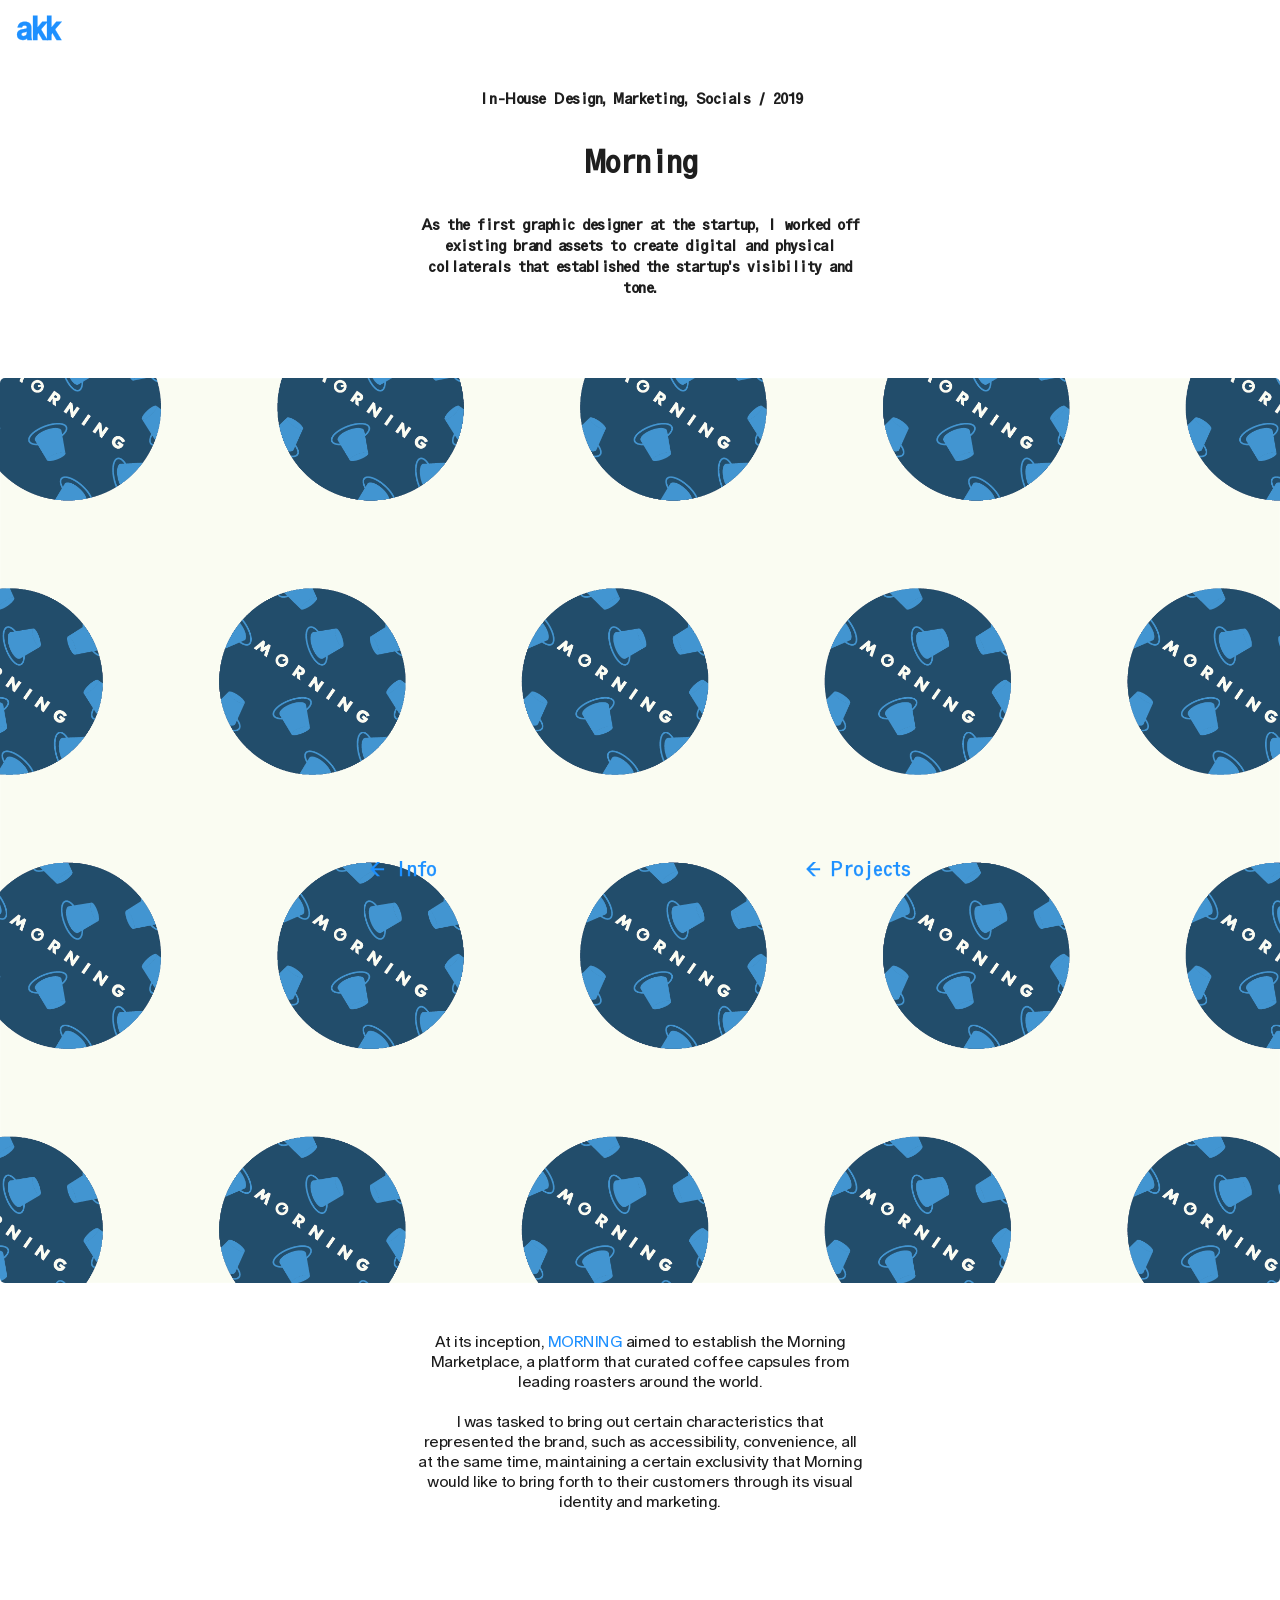
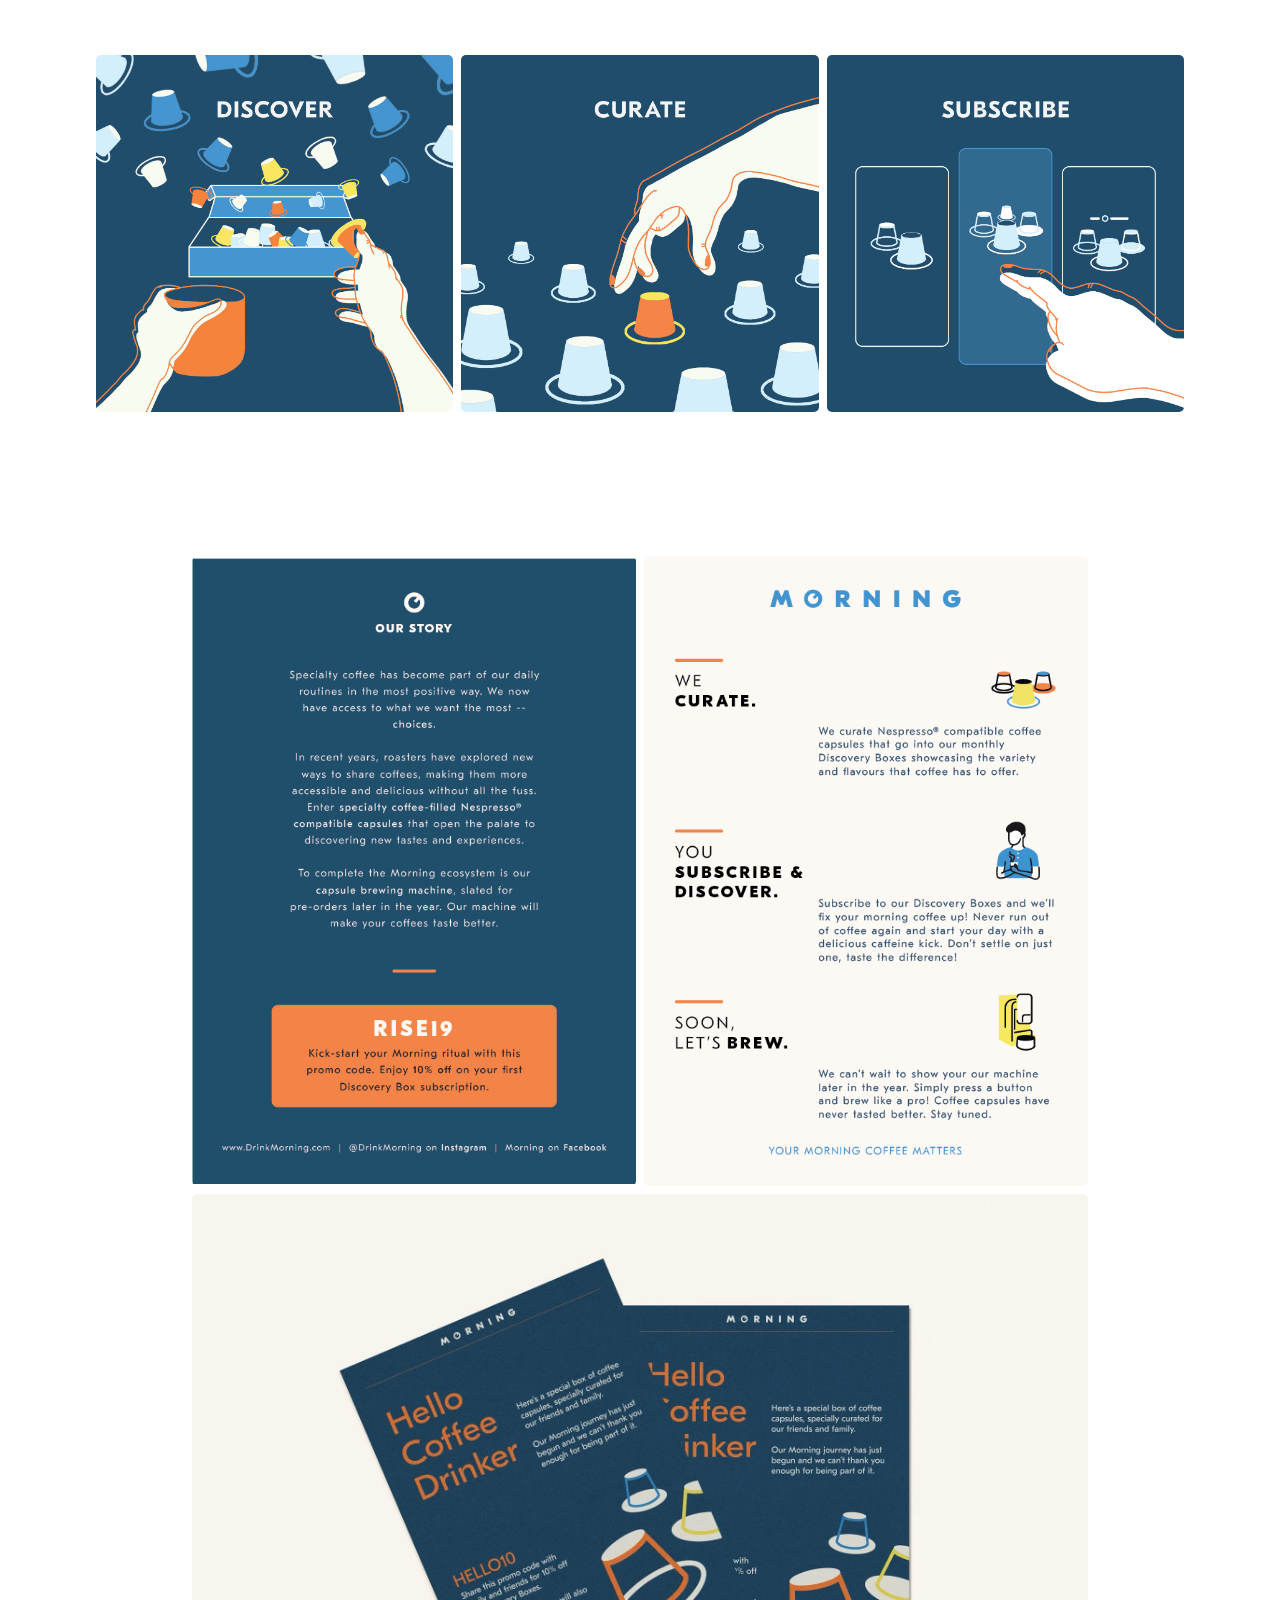
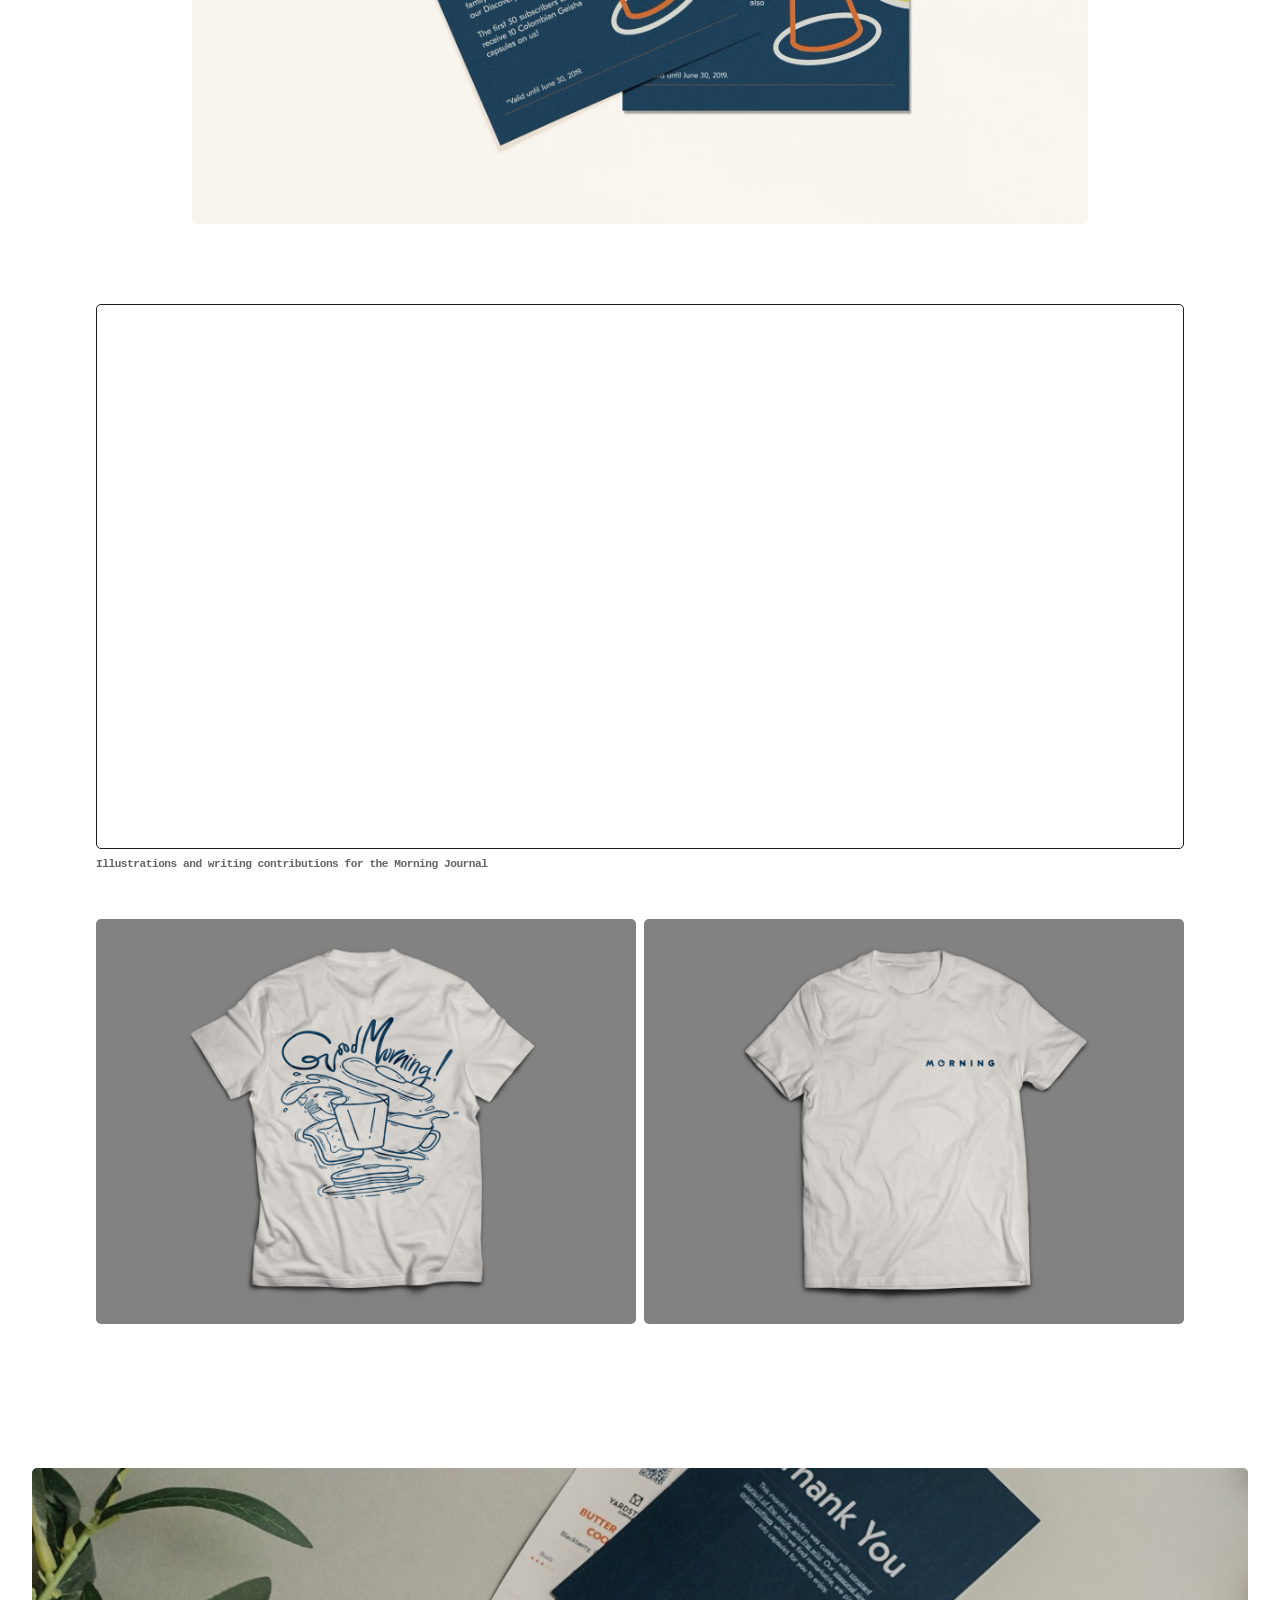
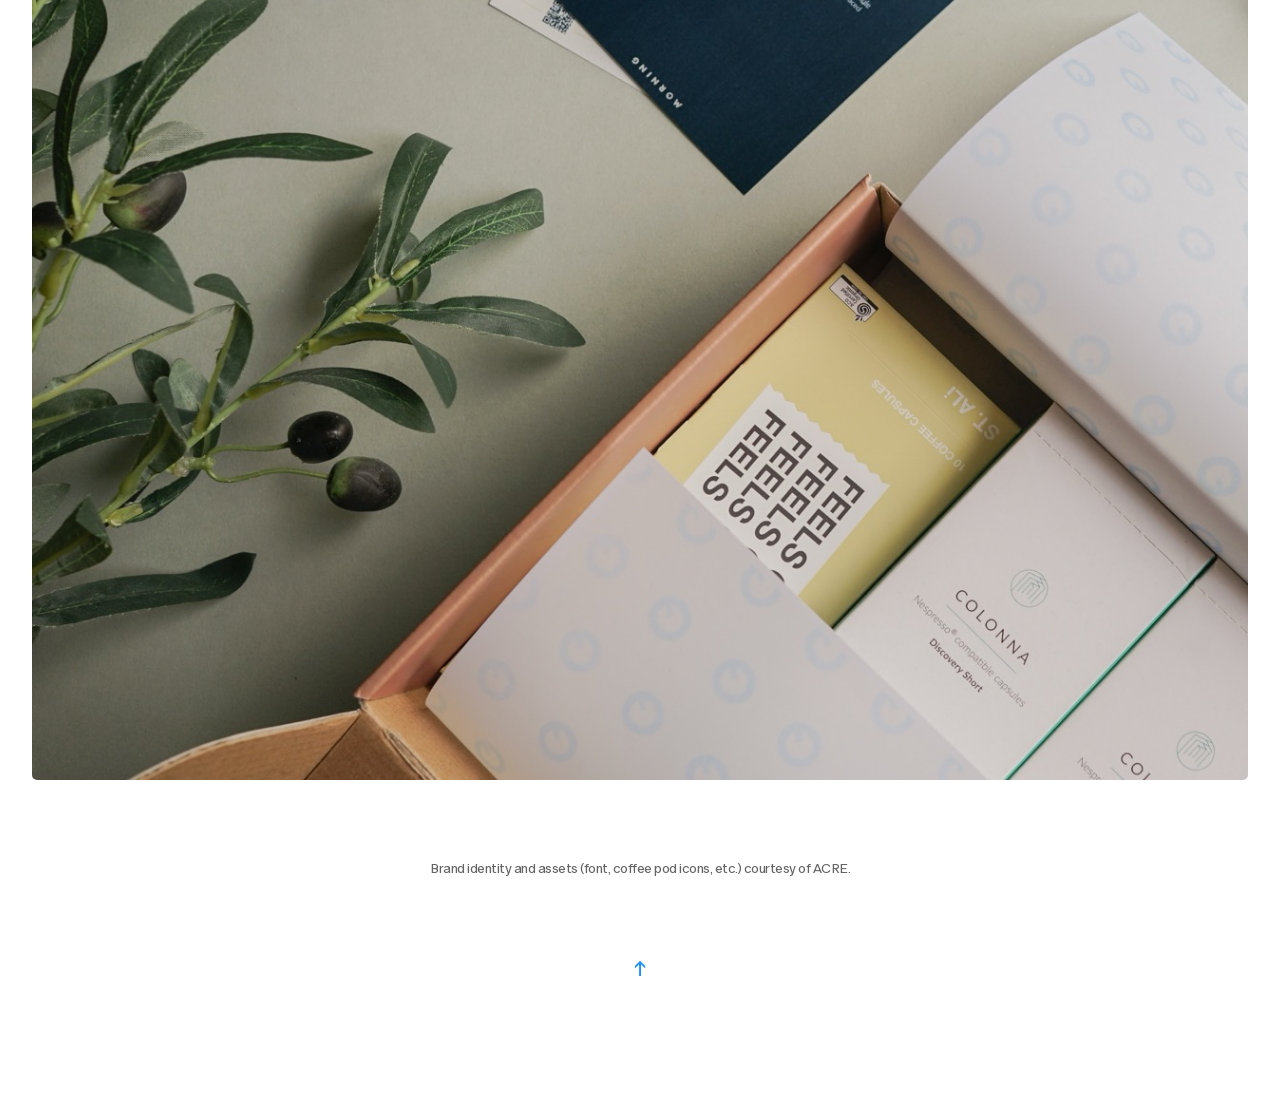
<file: projects/work/morning.html>
<!DOCTYPE html>
<html lang="en">

<head>
  <title>akk - morning</title>

  <!-- Meta information, for machines to read, SEO -->
  <meta charset="utf-8" />
  <meta name="description" content="" />
  <meta name="Author" content="" />
  <meta name="keywords" content="" />
  <meta name="viewport" content="width=device-width, initial-scale=1, viewport-fit=cover" />
  <link rel="icon" type="image/svg+xml" href="/assets/images/icon.jpg" />

  <!-- Load StyleSheets -->
  <link rel="stylesheet" type="text/css" href="/css/styles.css" />
</head>

<body>
  <!-- header and footer section, the menu. -->
  <header>
    <nav class="main__nav-bar">
      <ul class="main__nav-title">
        <li><a href="/">akk</a></li>
      </ul>

         <ul class="main__nav-title-invert">
          <li>Morning / In-House Design, Marketing, Socials</li>
      </ul>
      
      <ul class="main__nav-list">
        <!-- <li class="main__nav-item"><a href="/projects/index.html">Projects</a></li> -->
        <!-- <li class="main__nav-item"><a href="/catalogue">catalogue</a></li>
        <li class="main__nav-item"><a href="/repository">repository</a></li> -->
        <!-- <li class="main__nav-item"><a href="/about">Info</a></li> -->
        <li class="main__nav-about">
          <p>
            akk
          </p>
        </li>
      </ul>
    </nav>
  </header>

  <!-- main section, all your content goes here. -->
  <main class="fade-in">

    <article>



      <section>
        <div class="width__xs margin__auto padding__top-l">
          <div class="row type__content center__type">
            <h3>In-House Design, Marketing, Socials / 2019</h3>
            <h2>Morning</h2>
            <h3>
              As the first graphic designer at the startup, I worked off existing brand assets to create digital and
              physical collaterals that established the startup's visibility and tone.

            </h3>
          </div>
        </div>
      </section>


      <section>
        <div class="width__xl margin__auto padding__top-m">
          <div class="row">
              <img src="/assets/images/morning/morning-stickers-1.png" class="img__cover-50 zoom" />
          </div>
        </div>
      </section>



      <section>
        <div class="width__xs margin__auto padding__top-l">
          <div class="row type__content center__type">
            <div class="column">
              <p>At its inception, <a href="https://www.drinkmorning.com/#">MORNING</a> aimed to establish the Morning Marketplace, a platform that curated coffee
                capsules from leading roasters around the world.<br><br>I was tasked to bring out certain
                characteristics that represented the brand, such as accessibility, convenience, all at the same time,
                maintaining a certain exclusivity that Morning would like to bring forth to their customers through its
                visual identity and marketing.
              </p>
            </div>
          </div>
        </div>
      </section>


      <section>
        <div class="width__l margin__auto padding__top-xl">
          <div class="row type__content small-gap ">

            <div class="column">
              <img src="/assets/images/morning/morning-socials-1.png" class="img__cover-75 zoom" />

            </div>
            <div class="column">
              <img src="/assets/images/morning/morning-socials-2.png" class="img__cover-75 zoom" />

            </div>
            <div class="column">
              <img src="/assets/images/morning/morning-socials-3.png" class="img__cover-75 zoom" />

            </div>
          </div>
        </div>
      </section>
      <section>
        <div class="width__m margin__auto padding__top-xl">
          <div style="margin-bottom: var(--spacing-xs)" class="row type__content small-gap
           ">

            <div class="column">
              <img src="/assets/images/morning/morning-cards-1.png" class="img__cover-75 zoom" />

            </div>
            <div class="column">
              <img src="/assets/images/morning/morning-cards-2.png" class="img__cover-75 zoom" />

            </div>
          </div>
          <div class="row type__content">
            <img src="/assets/images/morning/morning-cards.jpeg" class="img__cover-75 zoom" />
          </div>
        </div>
      </section>




      <!-- <section>
        <div class="width__xl margin__auto padding__top-m">
           <div class="row type__content ">
            <h2></h2>
           </div>
          <div class="row type__content small-gap">
            <div class="column">
              <img src="/assets/images/morning/morning-blog-3.jpg" class="img__cover-75 zoom" />
            </div>
            <div class="column">
              <img src="/assets/images/morning/morning-blog-1.jpg" class="img__cover-75 zoom" />
            </div>
            <div class="column">
              <img src="/assets/images/morning/morning-blog-2.jpg" class="img__cover-75 zoom" />
            </div>
          </div>
        </div>
      </section> -->

      <section>
        <div class="width__l margin__auto padding__top-m">

          <div class="video type__content">
            <video class="img__stroke lazy img__cover-50" autoplay muted playsinline loop preload="none" width="100%"
              poster="">
              <source data-src="/assets/images/morning/morning-blog.mp4" type="video/mp4" />
            </video>
            <figcaption>
              <p>Illustrations and writing contributions for the Morning Journal</p>
            </figcaption>
          </div>

        </div>

      </section>

      <section>
        <div class="width__l margin__auto">
          <div class="row type__content small-gap">
            <div class="column">
              <img src="/assets/images/morning/morning-tee-1.jpg" class="img__cover-75 zoom" />
            </div>
            <div class="column">
              <img src="/assets/images/morning/morning-tee-2.jpg" class="img__cover-75 zoom" />
            </div>
          </div>
        </div>
      </section>

      <section>
        <div class="width__xl margin__auto padding__top-xl">
          <div class="row type__content">
            <div class="column">
              <img src="/assets/images/morning/morning-photos-2.jpeg" class="img__cover-75 zoom" />
            </div>
          </div>
        </div>
      </section>

      <section>
        <div class="width__m margin__auto">
          <div class="row type__content center__type padding__y-m">
            <div class="column">
              <h4>Brand identity and assets (font, coffee pod icons, etc.) courtesy of ACRE.
              </h4>
            </div>
          </div>
        </div>
      </section>

    </article>
  </main>

  <!-- footer, page ends here.-->
  <footer>
    <div class="prev__next">
      <ul>
         <li> <a href="/about">← Info</a></li>
        <li><a href="../../projects.html">← Projects</a></li>
      </ul>
    </div>
    <div class="scroll__top"><a href="javascript:scrollToTop();">↑</a></div>
  </footer>

  <div id="lightbox"></div>
  <script src="../../js/main.js"></script>
</body>

</html>
</file>
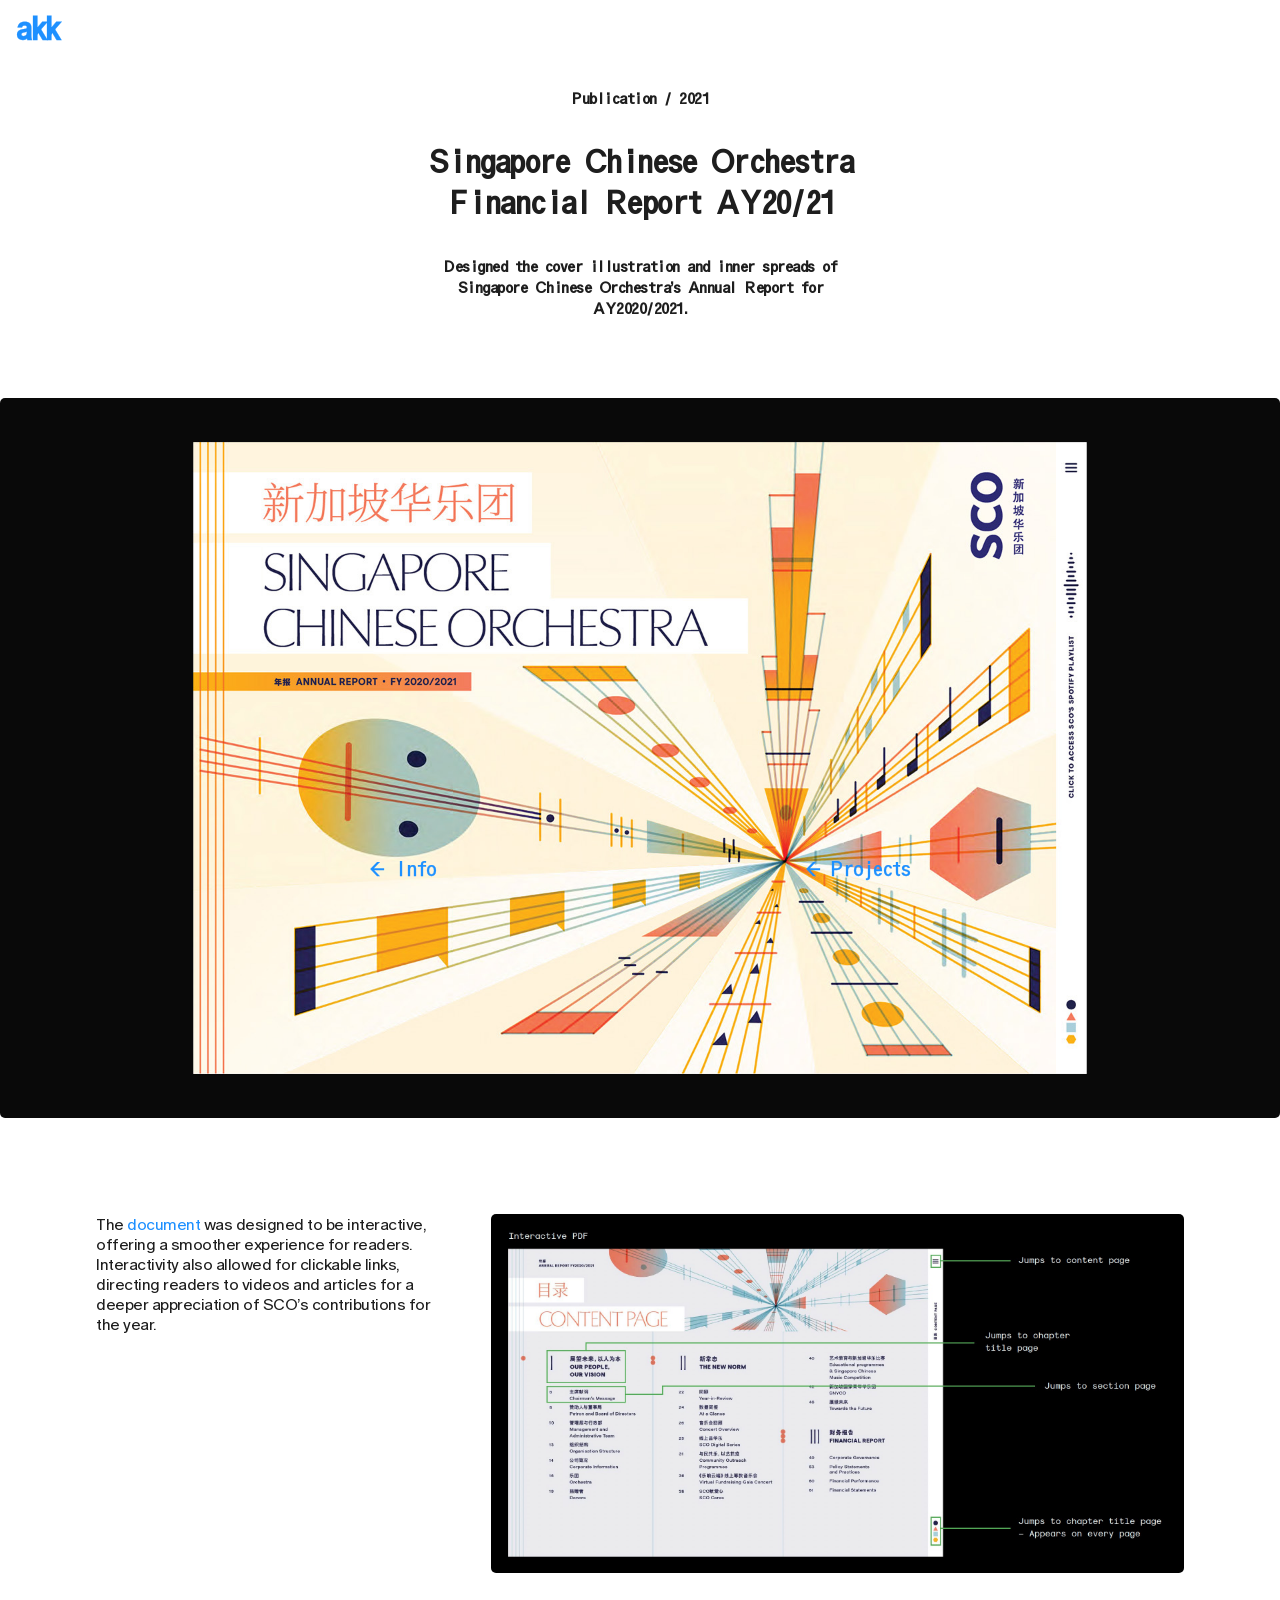
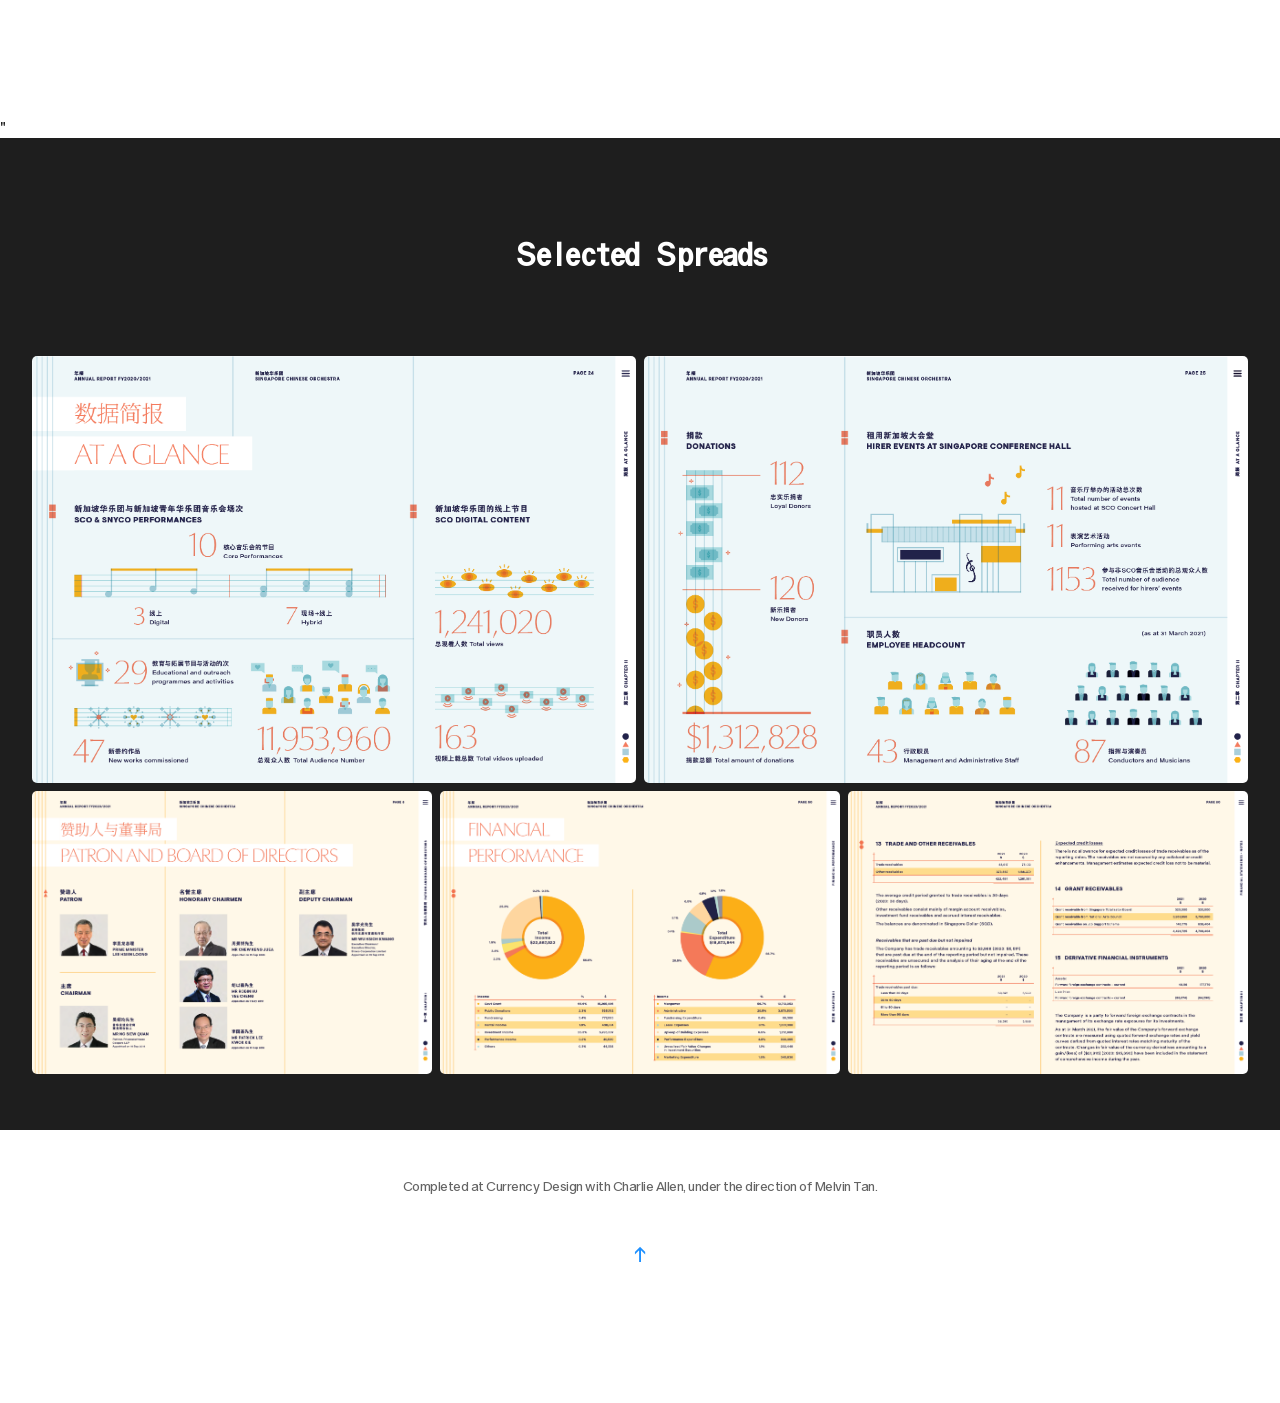
<file: projects/work/sco-financial-report.html>
<!DOCTYPE html>
<html lang="en">

<head>
  <title>akk - SCO Financial Report</title>

  <!-- Meta information, for machines to read, SEO -->
  <meta charset="utf-8" />
  <meta name="description" content="" />
  <meta name="Author" content="" />
  <meta name="keywords" content="" />
  <meta name="viewport" content="width=device-width, initial-scale=1, viewport-fit=cover" />
  <link rel="icon" type="image/svg+xml" href="/assets/images/icon.jpg" />

  <!-- Load StyleSheets -->
  <link rel="stylesheet" type="text/css" href="/css/styles.css" />
</head>

<body>

  <!-- header and footer section, the menu. -->
 <header>
    <nav class="main__nav-bar">
      <ul class="main__nav-title">
        <li><a href="/">akk</a></li>
      </ul>

       <ul class="main__nav-title-invert">
          <li>SCO Financial Report / Publication</li>
      </ul>

      <ul class="main__nav-list">
        <!-- <li class="main__nav-item"><a href="/projects/index.html">Projects</a></li> -->
        <!-- <li class="main__nav-item"><a href="/catalogue">catalogue</a></li>
        <li class="main__nav-item"><a href="/repository">repository</a></li> -->
        <!-- <li class="main__nav-item"><a href="/about">Info</a></li> -->
        <li class="main__nav-about">
          <p>
            akk
          </p>
        </li>
      </ul>
    </nav>
  </header>

  <!-- main section, all your content goes here. -->
  <main class="fade-in">

    <article>

      <section>
        <div class="width__xs margin__auto padding__top-l">
          <div class="row type__content center__type">
            <h3>Publication / 2021</h3>
            <h2>Singapore Chinese Orchestra Financial Report AY20/21</h2>
            <h3>
              Designed the cover illustration and inner spreads of Singapore Chinese
              Orchestra’s Annual Report for AY2020/2021.
            </h3>

          </div>
        </div>
      </section>

      <!-- <section>
        <div class="width__s margin__auto padding__top-l">
          <div class="row type__content center__type">
            <p class="keyword">Writing, Publication Design</p>
            <h1>Man Eat Man Meat Deli</h1>

            <h2>This zine aims to explore themes of empathy and understanding.
              Cannibalism is but an extreme vessel for the delivery of a message.
            </h2>
          </div>
        </div>
      </section> -->

      <section>
        <div class="width__xl margin__auto padding__top-m">
          <div class="row">
            <img src="/assets/images/sco-financialreport/sco-cover-1920.jpg" class="img__cover-75 zoom" />
          </div>
          <div class="width__l margin__auto padding__y-xl">
            <div class="row type__content">
              <div class="column">
                <p>The <a href="https://sco-prod.s3.ap-southeast-1.amazonaws.com/sco/2020_2021%20Annual%20Report.pdf"
                    target="_blank">document</a> was designed to be interactive, offering a smoother
                  experience for readers. Interactivity also allowed for clickable links,
                  directing readers to videos and articles for a deeper appreciation of
                  SCO’s contributions for the year.
                </p>
              </div>
              <div class="column__double">
                <img src="/assets/images/sco-financialreport/SCO-interactive.jpg" class="img__cover">

              </div>
            </div>
          </div>
          "
        </div>
      </section>

      <section class="color__bg-0 color__fg-1">
        <div class="width__xl margin__auto padding__top-xl padding__bottom-l type__content">
          <div class="row center__type padding__bottom-l">
            <h2>Selected Spreads</h2>
          </div>
          <!-- <div style="margin-bottom: var(--spacing-xs);" class="row small-gap">
            <div class="column">
              <img src="/assets/images/sco-financialreport/SCO_Export-04.png" class="img__cover-75 zoom" />
            </div>
            <div class="column">
              <img src="/assets/images/sco-financialreport/SCO_Export-05.png" class="img__cover-75 zoom" />
            </div>

          </div> -->
          <div style="margin-bottom: var(--spacing-xs);" class="row small-gap">

            <div class="column">
              <img src="/assets/images/sco-financialreport/SCO_Export-11.png" class="img__cover-75 zoom" />
            </div>
            <div class="column">
              <img src="/assets/images/sco-financialreport/SCO_Export-12.png" class="img__cover-75 zoom" />
            </div>

          </div>
          <div style="margin-bottom: var(--spacing-xs);" class="row small-gap">
            <div class="column">
              <img src="/assets/images/sco-financialreport/SCO_Export-07.png" class="img__cover-75 zoom" />
            </div>
            <div class="column">
              <img src="/assets/images/sco-financialreport/SCO_Export-16.png" class="img__cover-75 zoom" />
            </div>
            <div class="column">
              <img src="/assets/images/sco-financialreport/SCO_Export-20.png" class="img__cover-75 zoom" />
            </div>

          </div>

        </div>
      </section>


      <section>
        <div class="width__s margin__auto">
          <div class="row type__content center__type">
            <h4>Completed at Currency Design with Charlie Allen, under the direction of Melvin Tan.</h4>
          </div>

        </div>
      </section>




    </article>
  </main>

  <!-- footer, page ends here.-->
  <footer>
    <div class="prev__next">
      <ul>
         <li> <a href="/about">← Info</a></li>
        <li><a href="../../projects.html">← Projects</a></li>
      </ul>
    </div>
    <div class="scroll__top"><a href="javascript:scrollToTop();">↑</a></div>
  </footer>

  <div id="lightbox"></div>
  <script src="../../js/main.js"></script>
</body>

</html>
</file>
<file: css/styles.css>
/* **********************************************************
 * add custom styles after imports below
 * ********************************************************** */

@import "default.css";
@import "layout.css";
@import "menu.css";
@import "queries.css";

/* **********************************************************
 * to import a font, use the @import option, you can find
 * lots of font options at fonts.google.com for example.
 * ********************************************************** */

 @import url(https://db.onlinewebfonts.com/c/4c4a87973ef80fc72049e01b9085fadc?family=ABC+Diatype);

 @import url(https://db.onlinewebfonts.com/c/fbee28f49e99c472f1f569c6ddc24ebe?family=ABC+Diatype+Mono); 
 

 @font-face {
    font-family: "ABC Diatype Variable";
    src: url("../assets/font/ABCDiatypeVariable.woff") format('woff');
    /* font-weight: bold; */
  }
 @font-face {
    font-family: "ABC Diatype Semi-Mono";
    src: url("../assets/font/ABCDiatypeSemi-MonoVariable.woff") format('woff');
    /* font-weight: bold; */
  }
 @font-face {
    font-family: "ABC Oracle";
    src: url("../assets/font/ABCOracleVariable-Trial.woff") format('woff');
    /* font-weight: bold; */
  }
 @font-face {
    font-family: "ABC Oracle Triple";
    src: url("../assets/font/ABCOracleTripleVariable-Trial.woff") format('woff');
    /* font-weight: bold; */
  }


html {
    font-family: 'ABC Oracle', sans-serif;
}



/* **********************************************************
 * Customizing
 *
 * changes to default settings like colors, typography,
 * spacing can be made in default.css
 *
 * other custom settings, start below
 *
 * ********************************************************** */

* {
    line-height: 130%;
    font-weight: 200;
    letter-spacing: -0.5px;
    /* text-shadow:0.5px 0.5px 5px, 0.5px 0.5px 5px; */

    
}

/* @media (orientation: portrait) {
    * {
        font-size: 16px;
    }
} */
</file>
